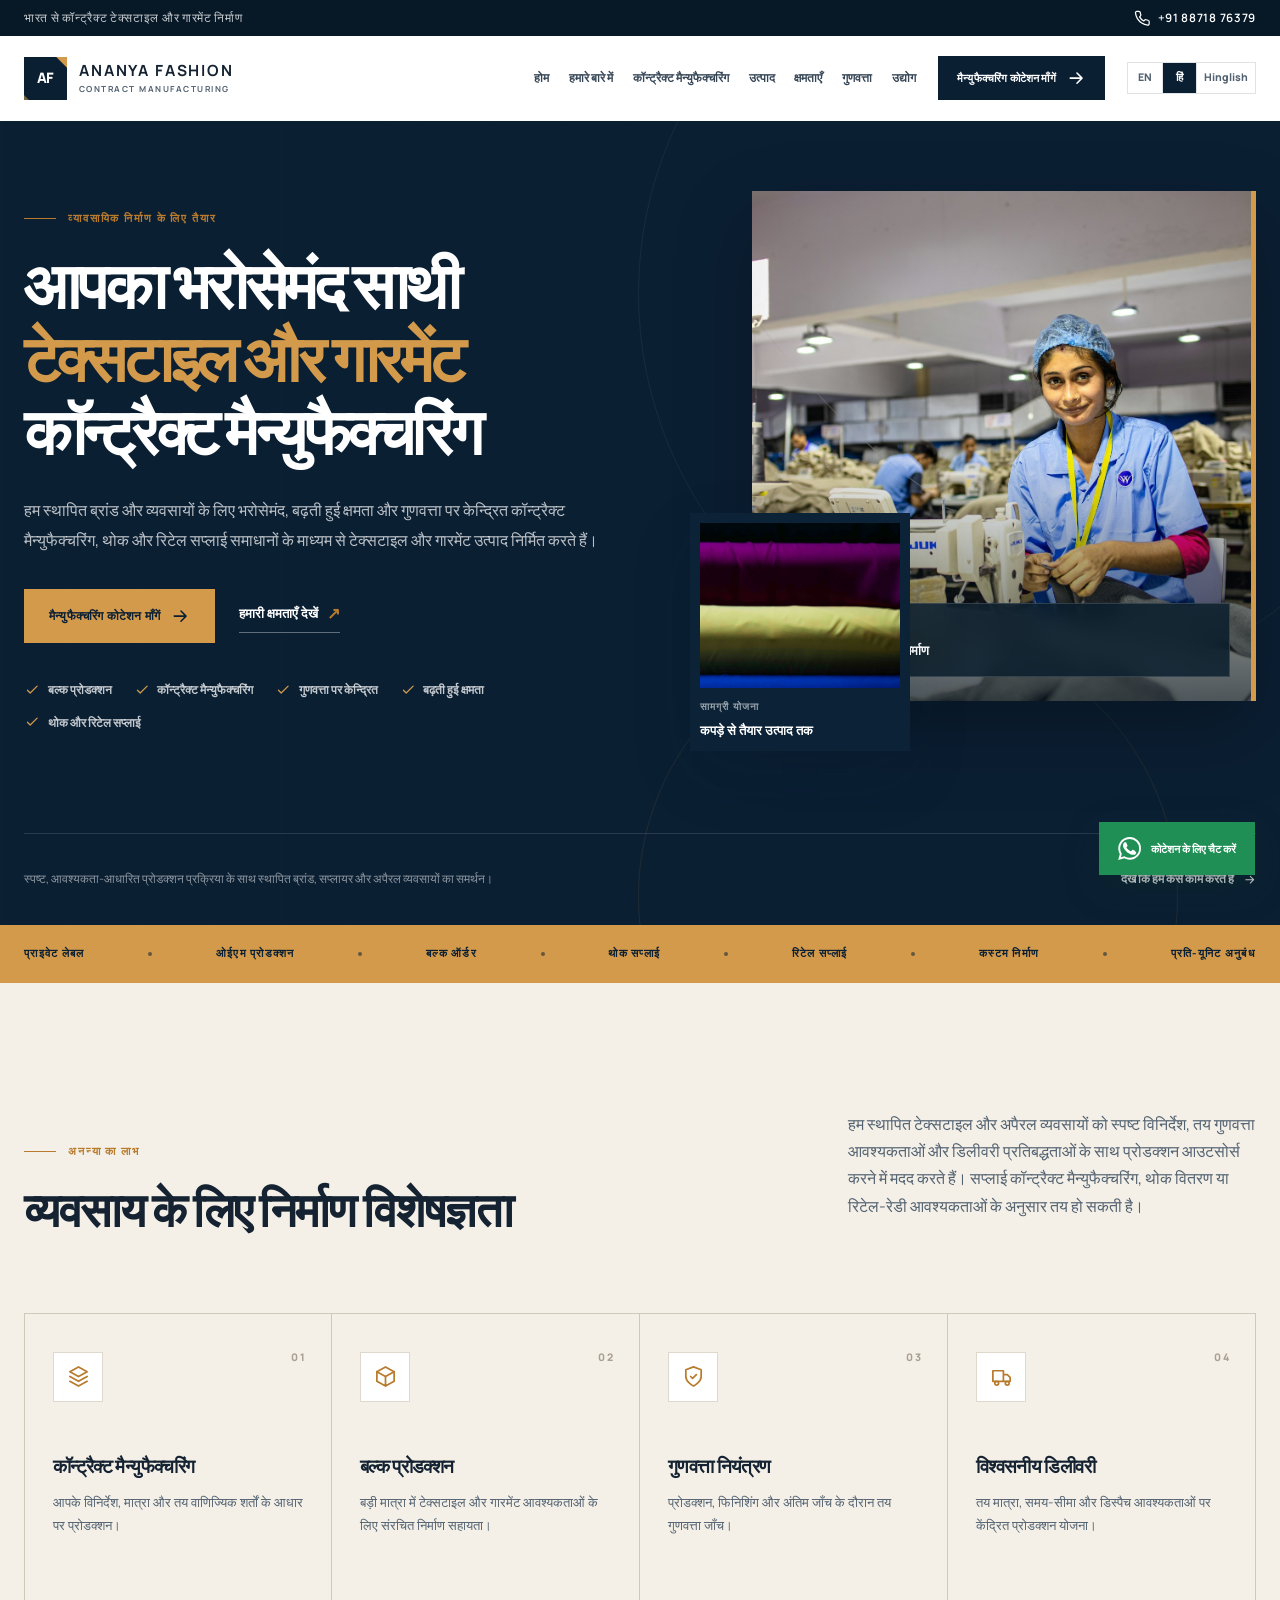
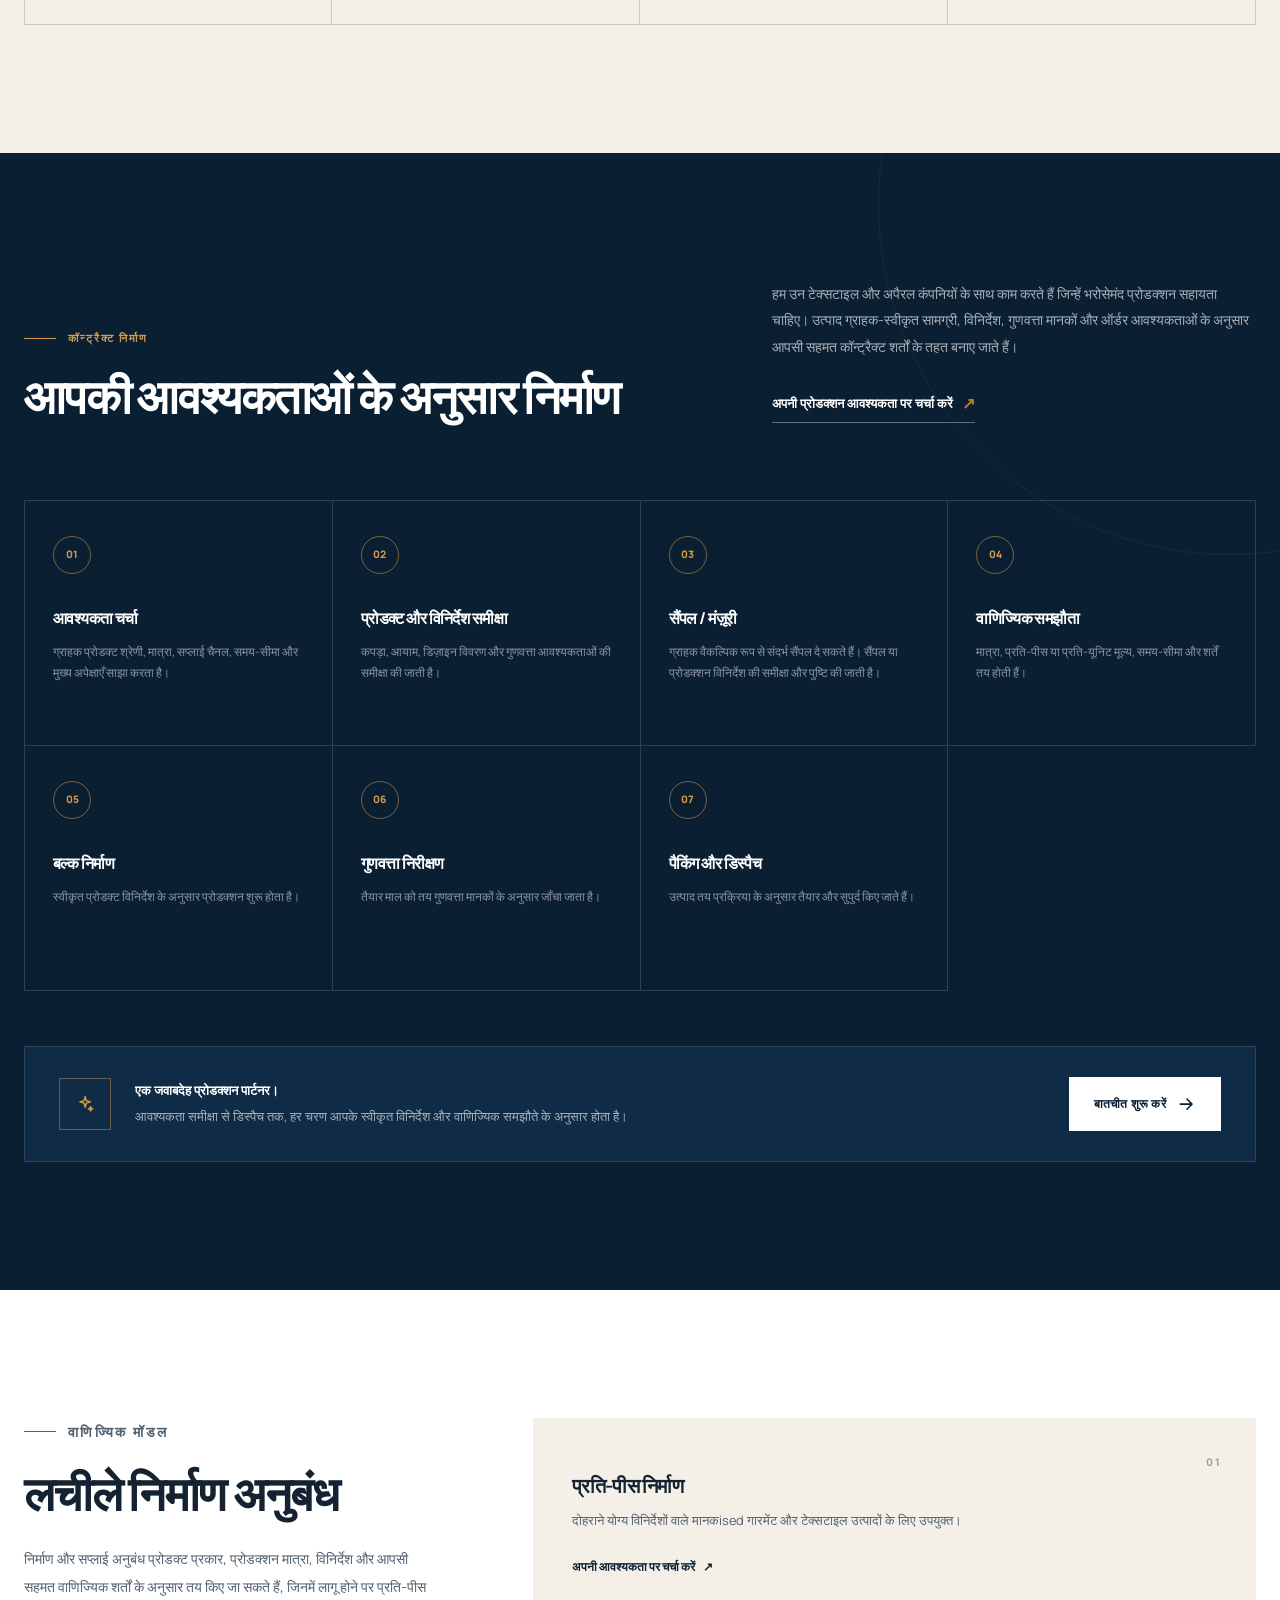
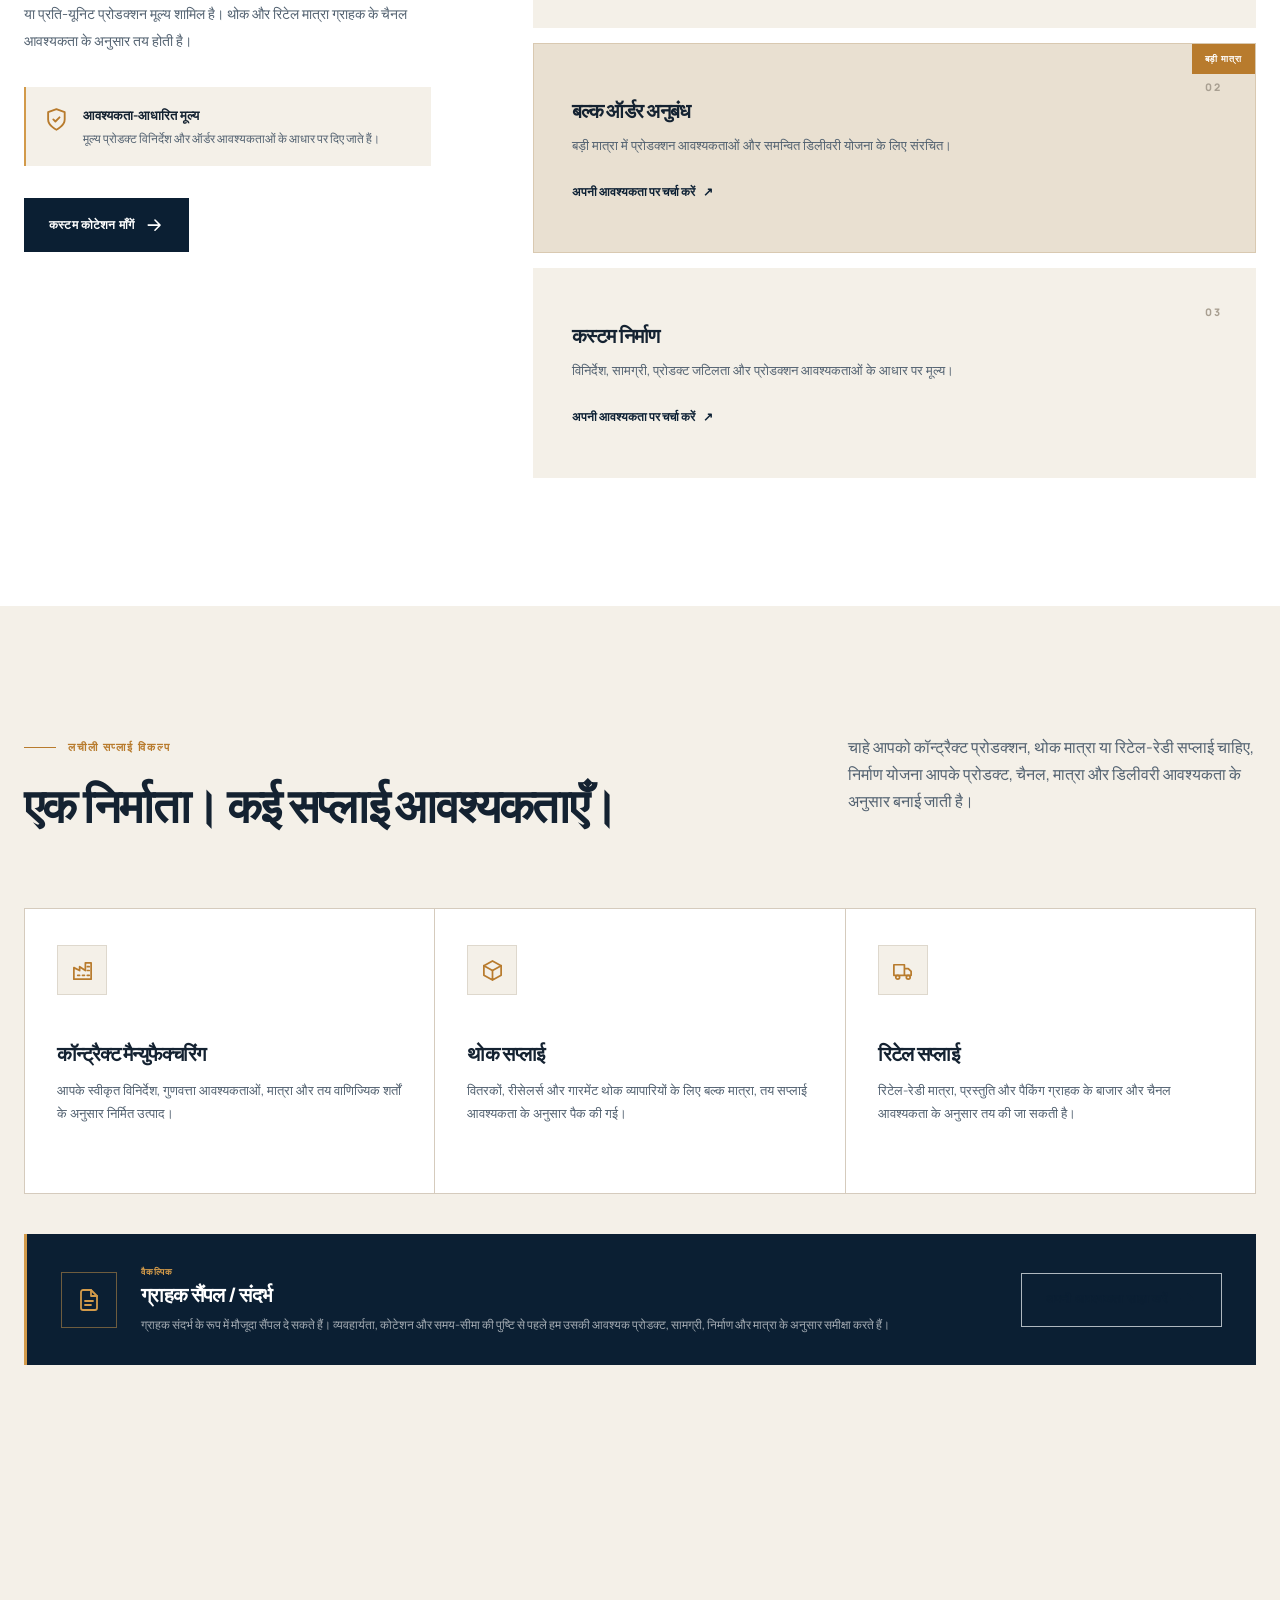
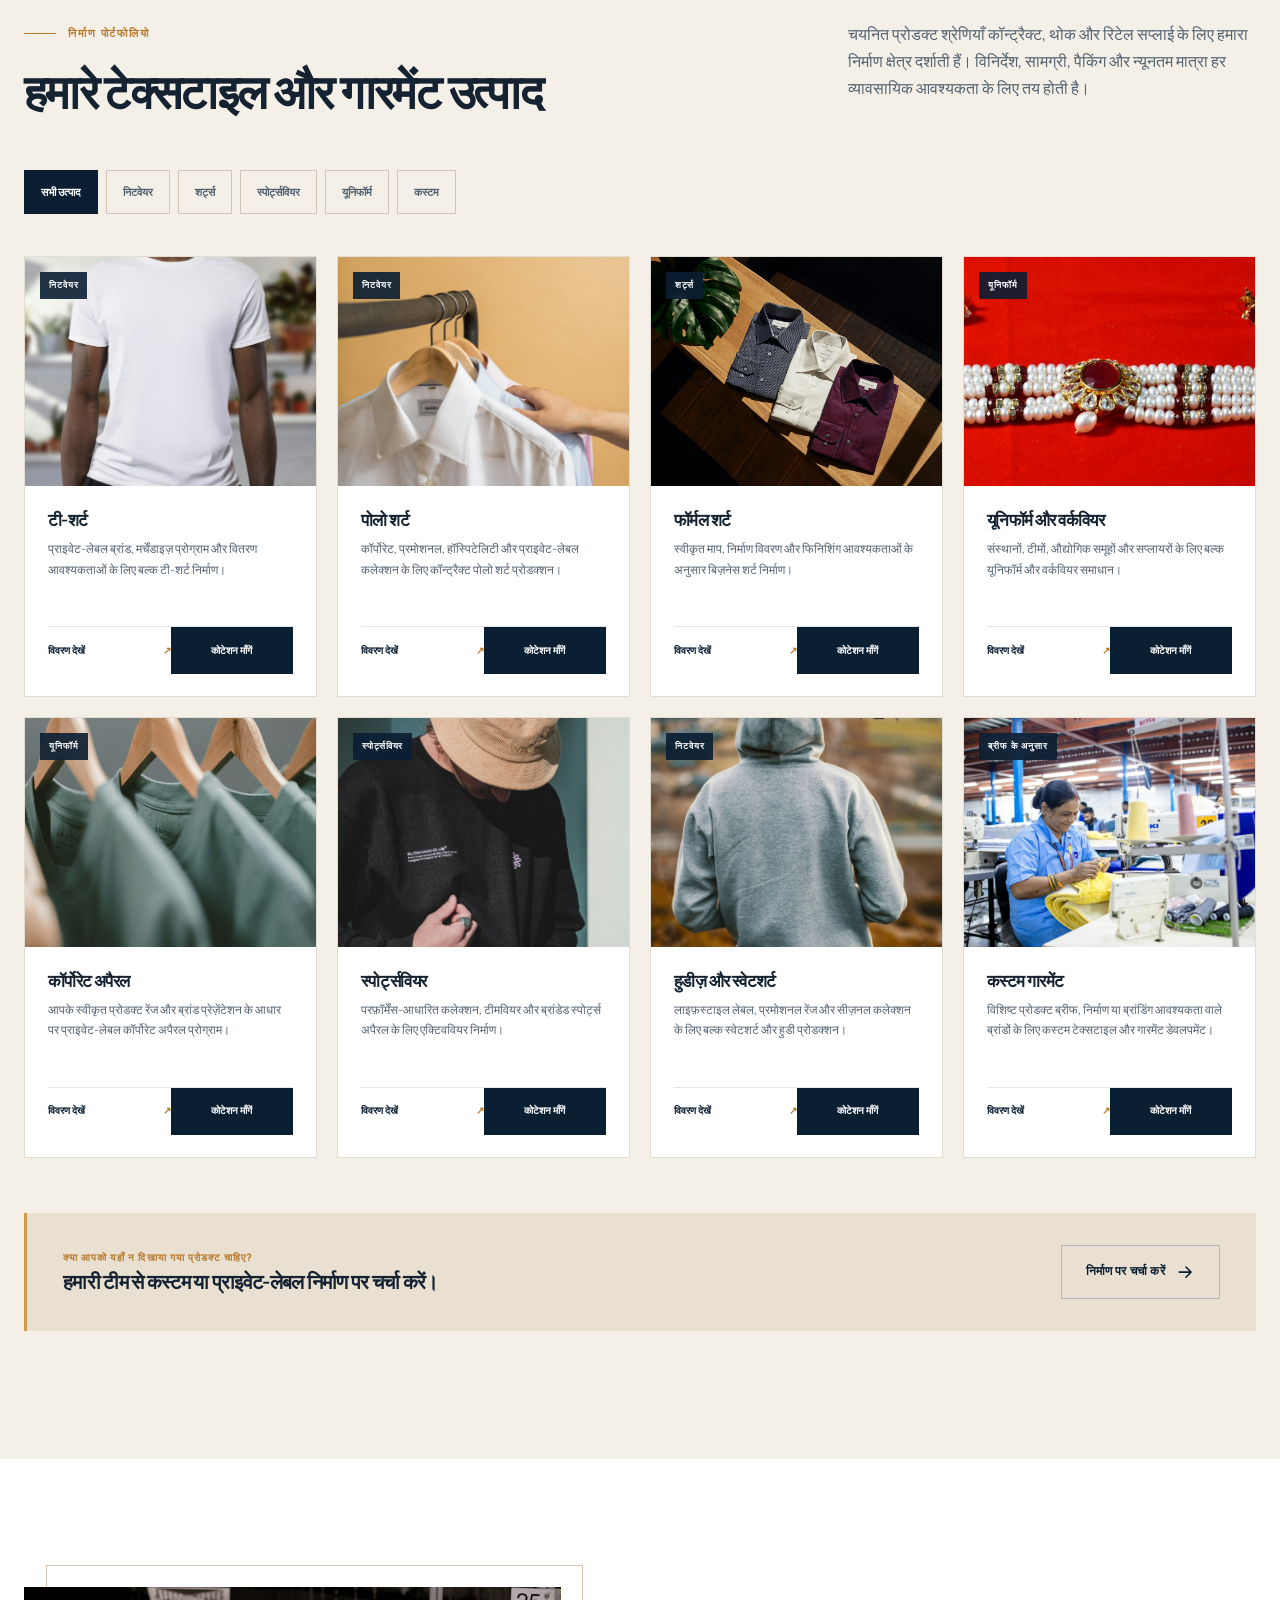
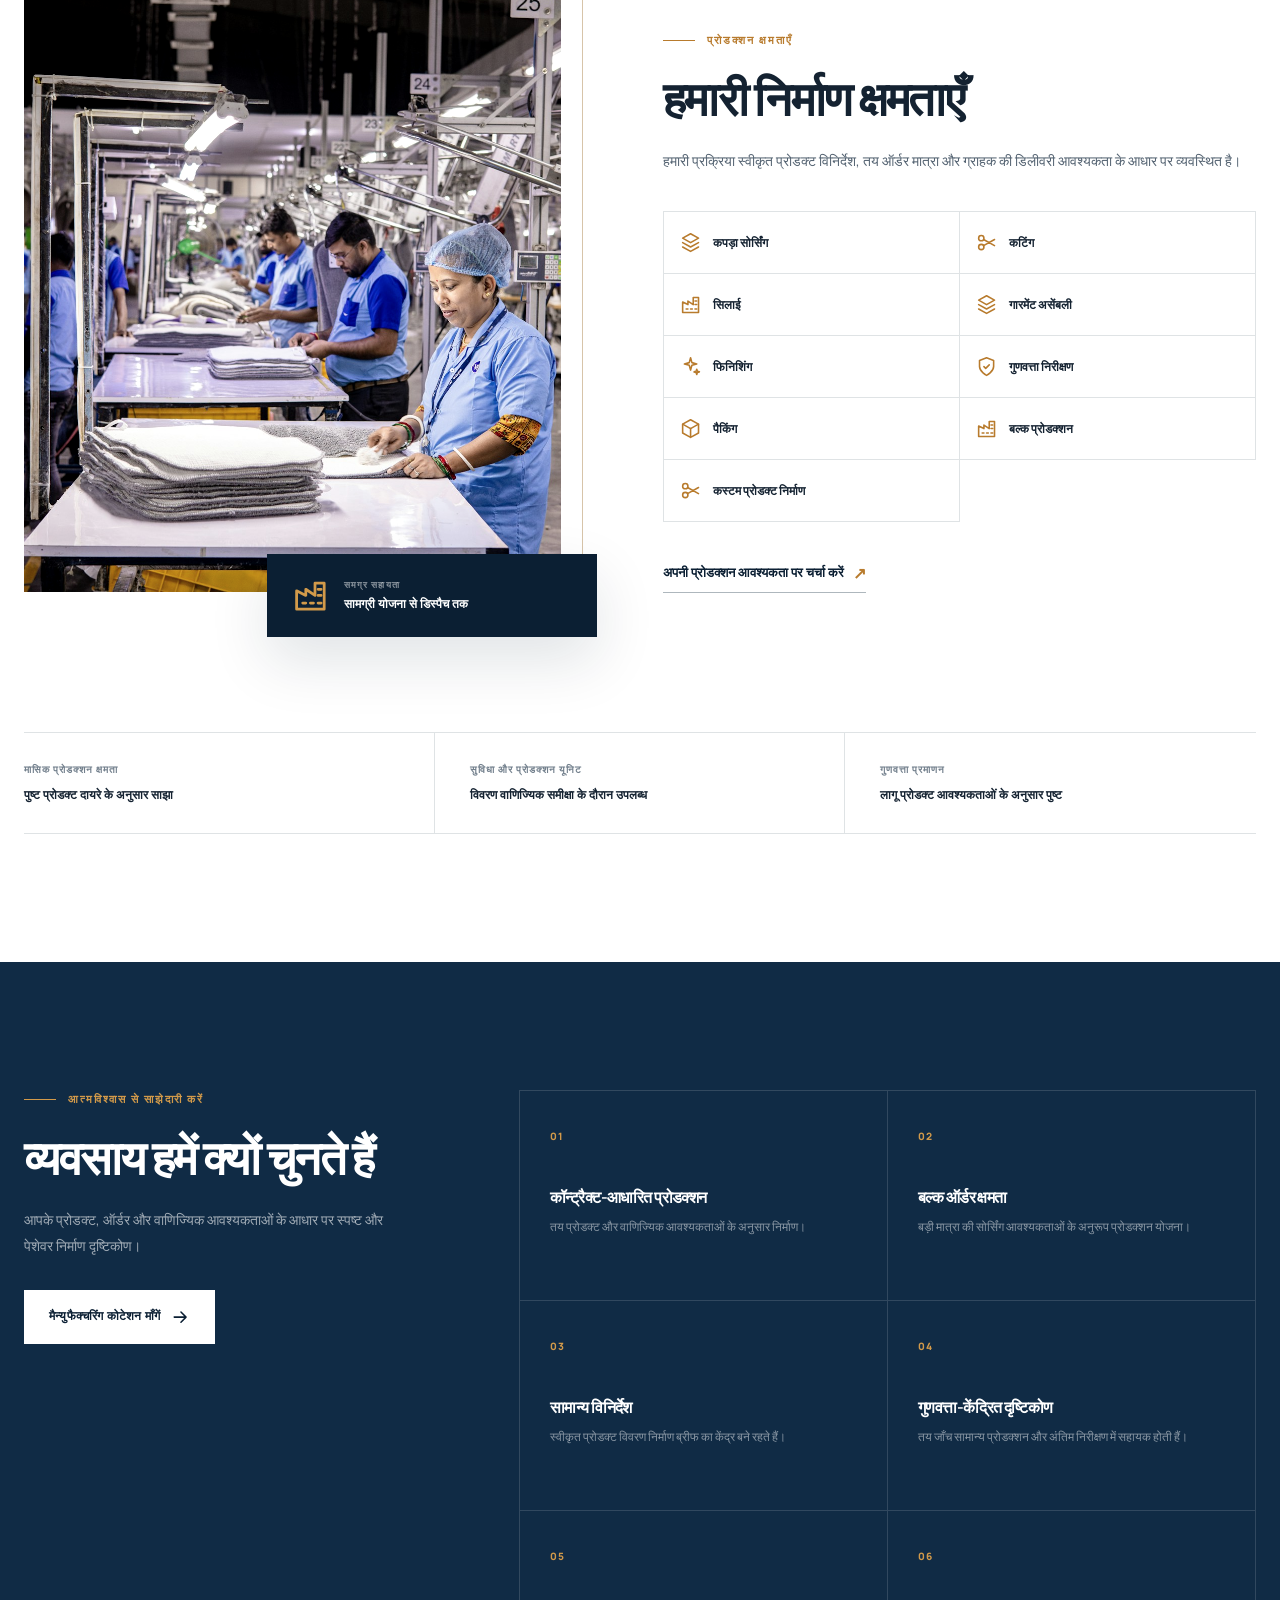
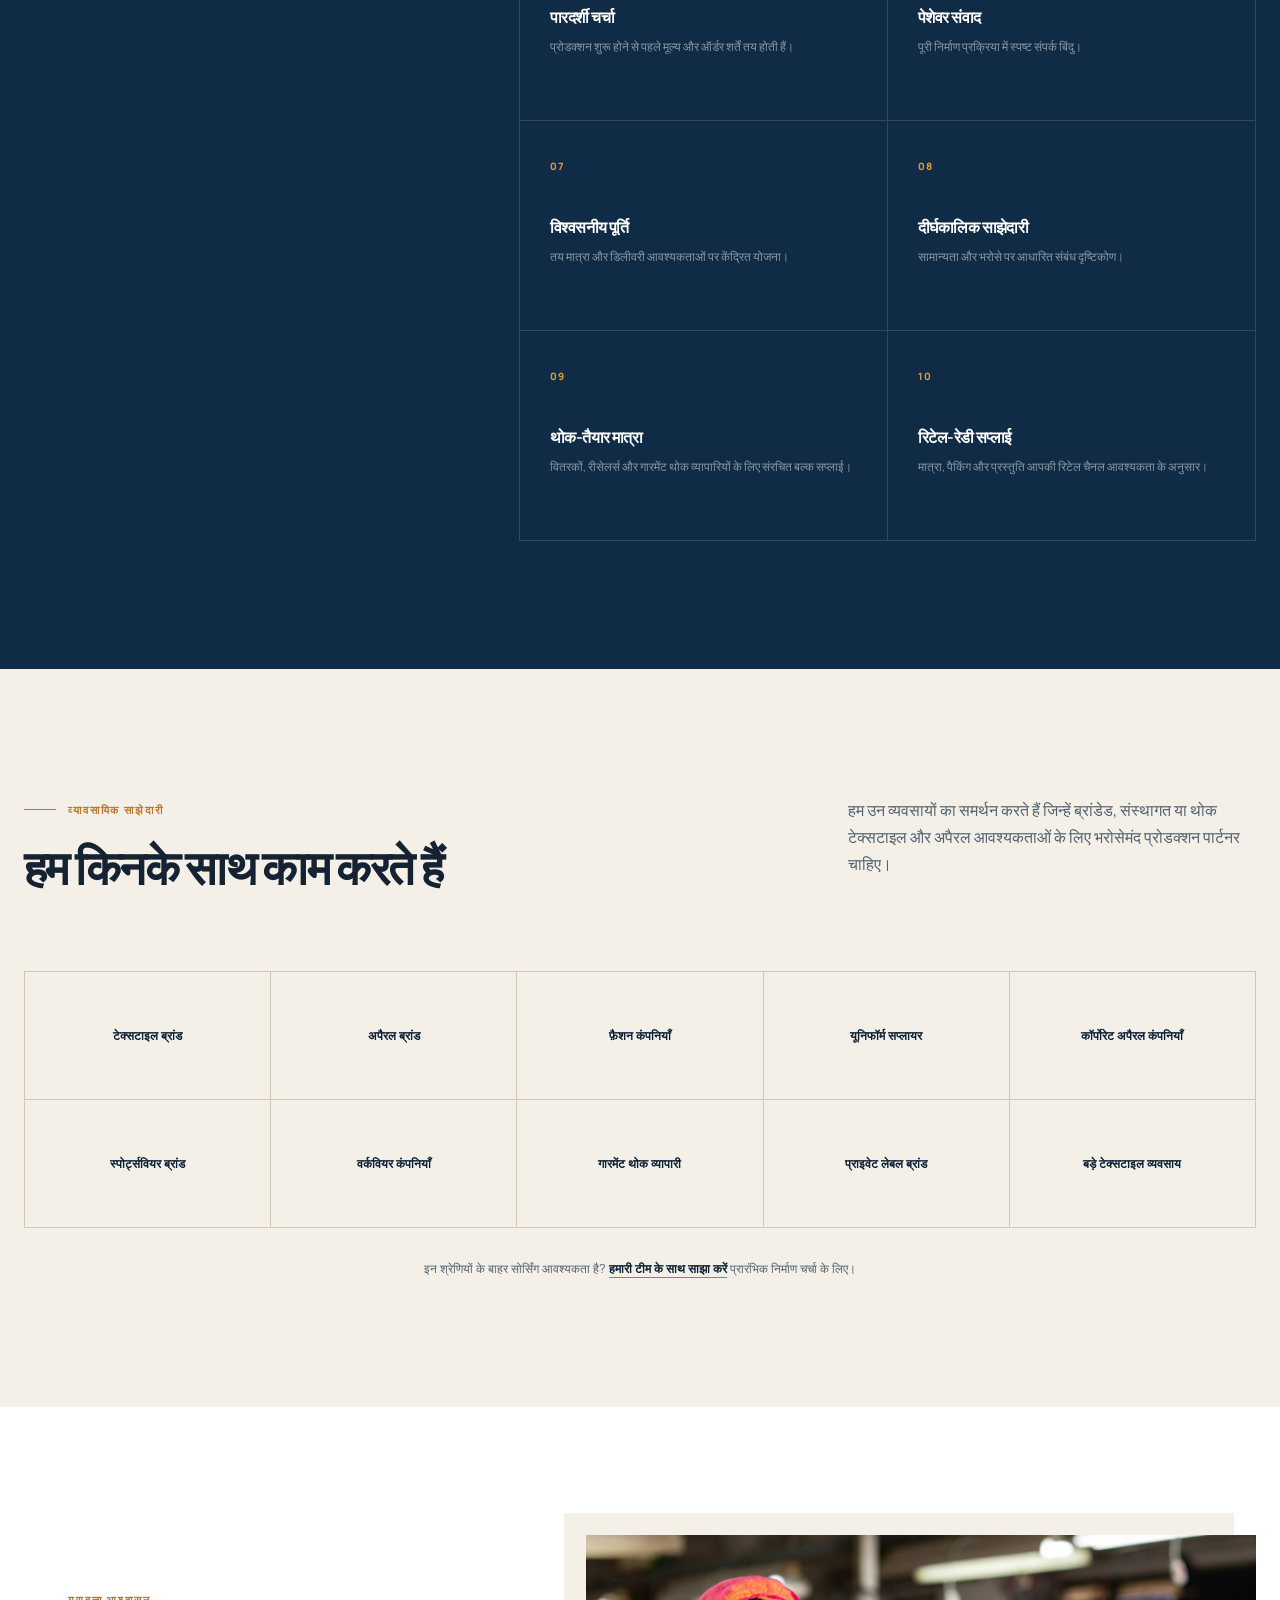
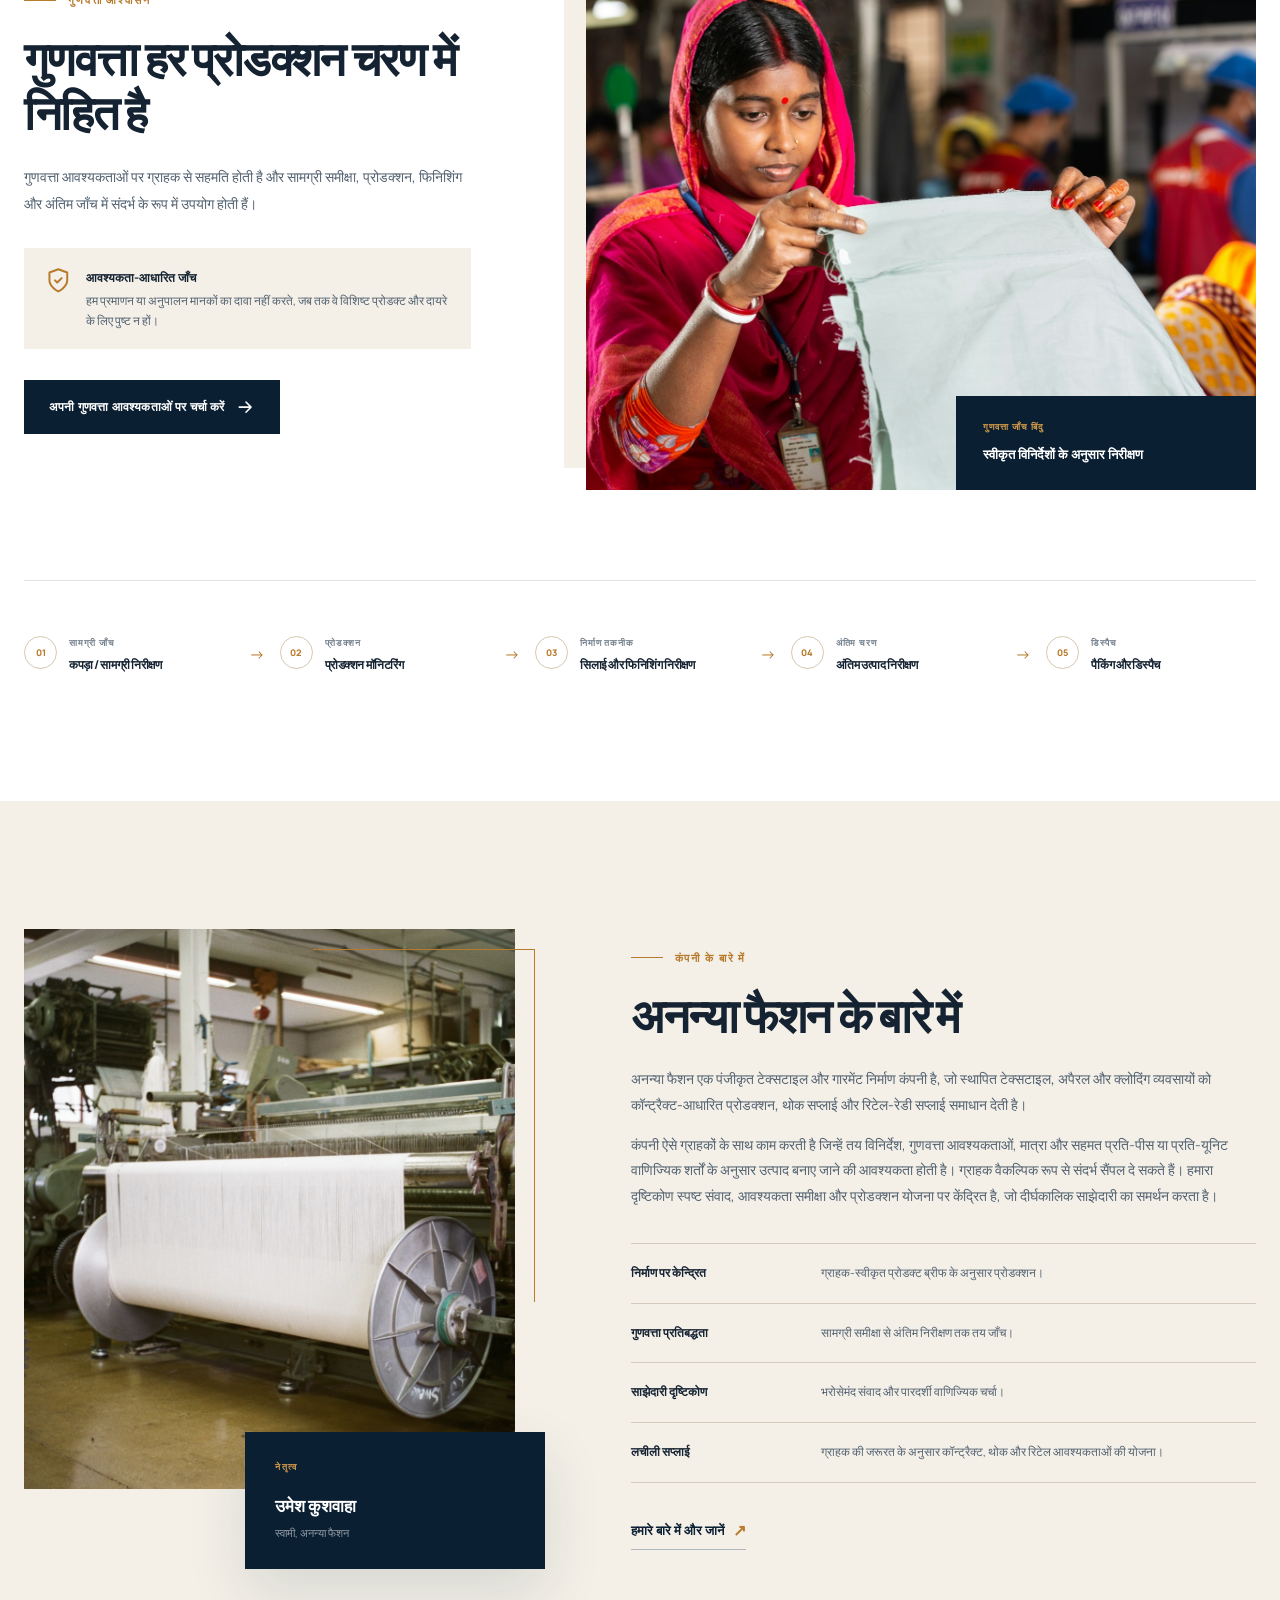
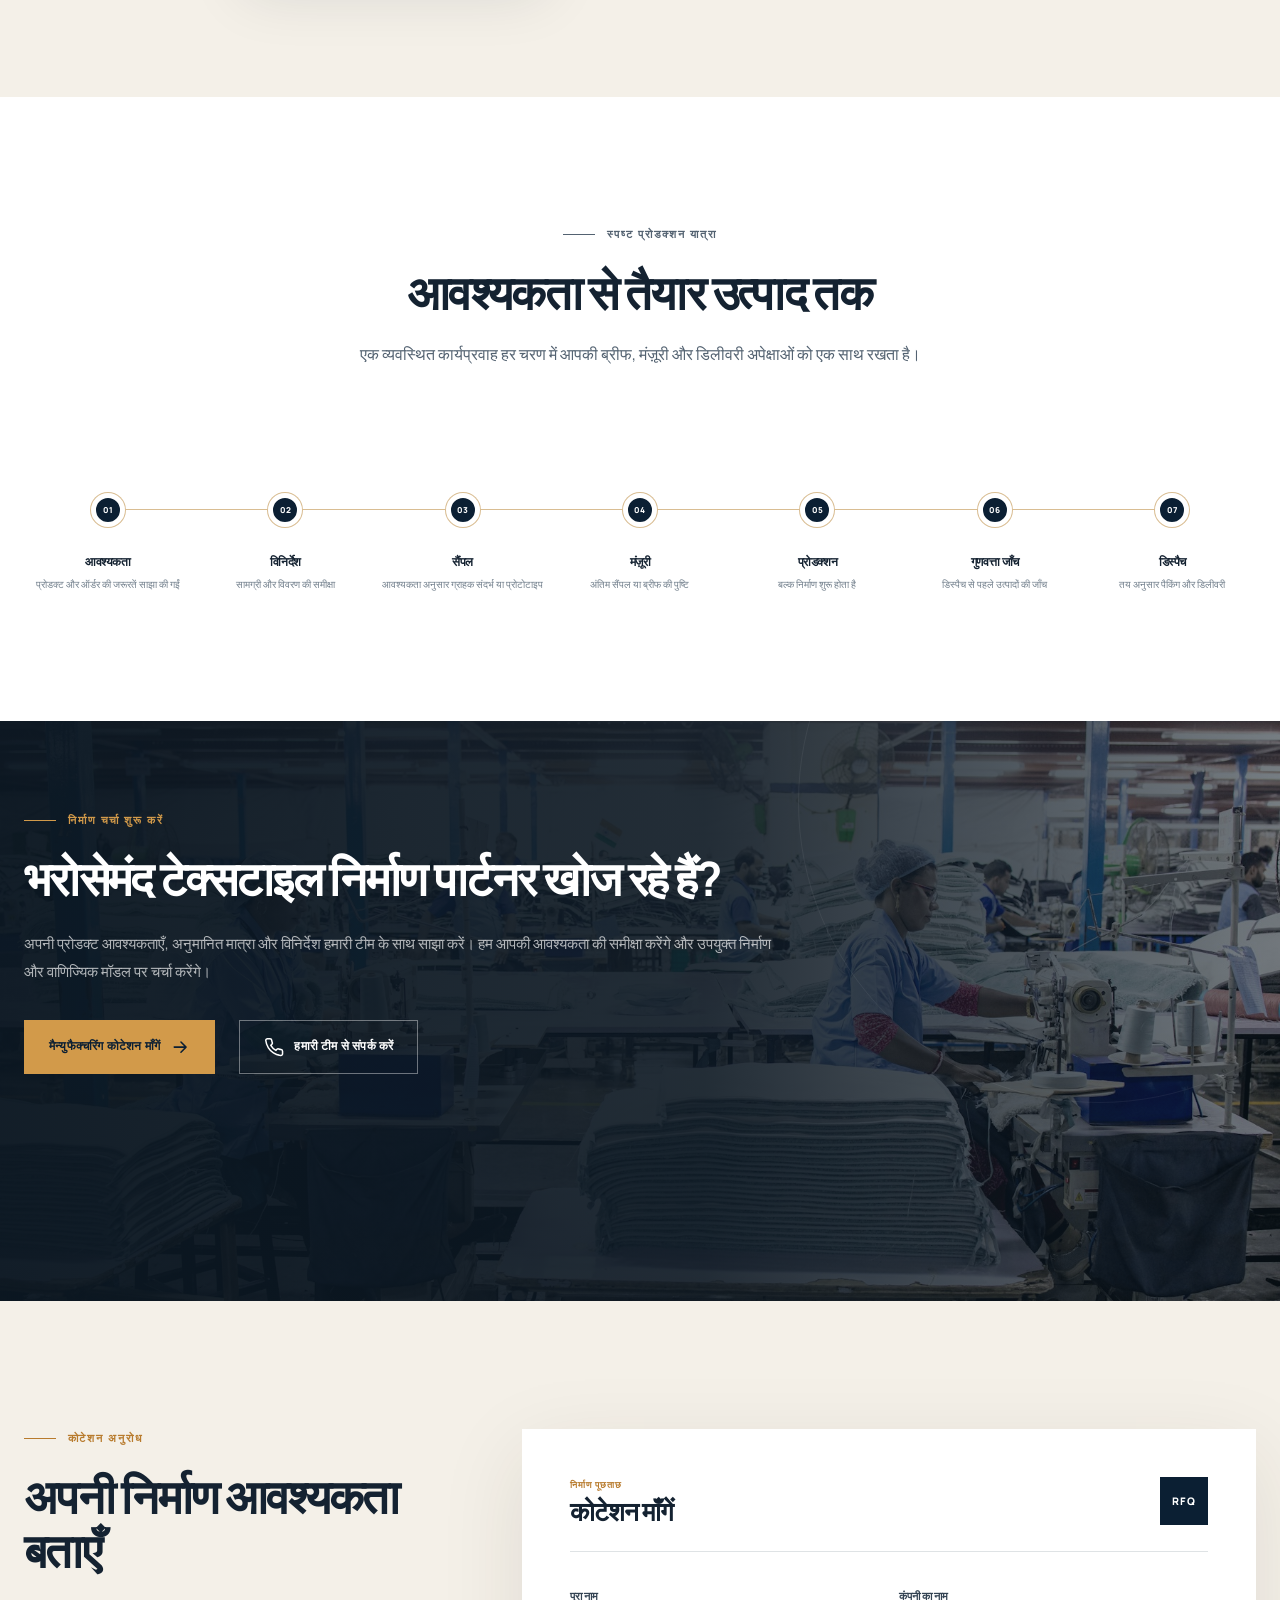
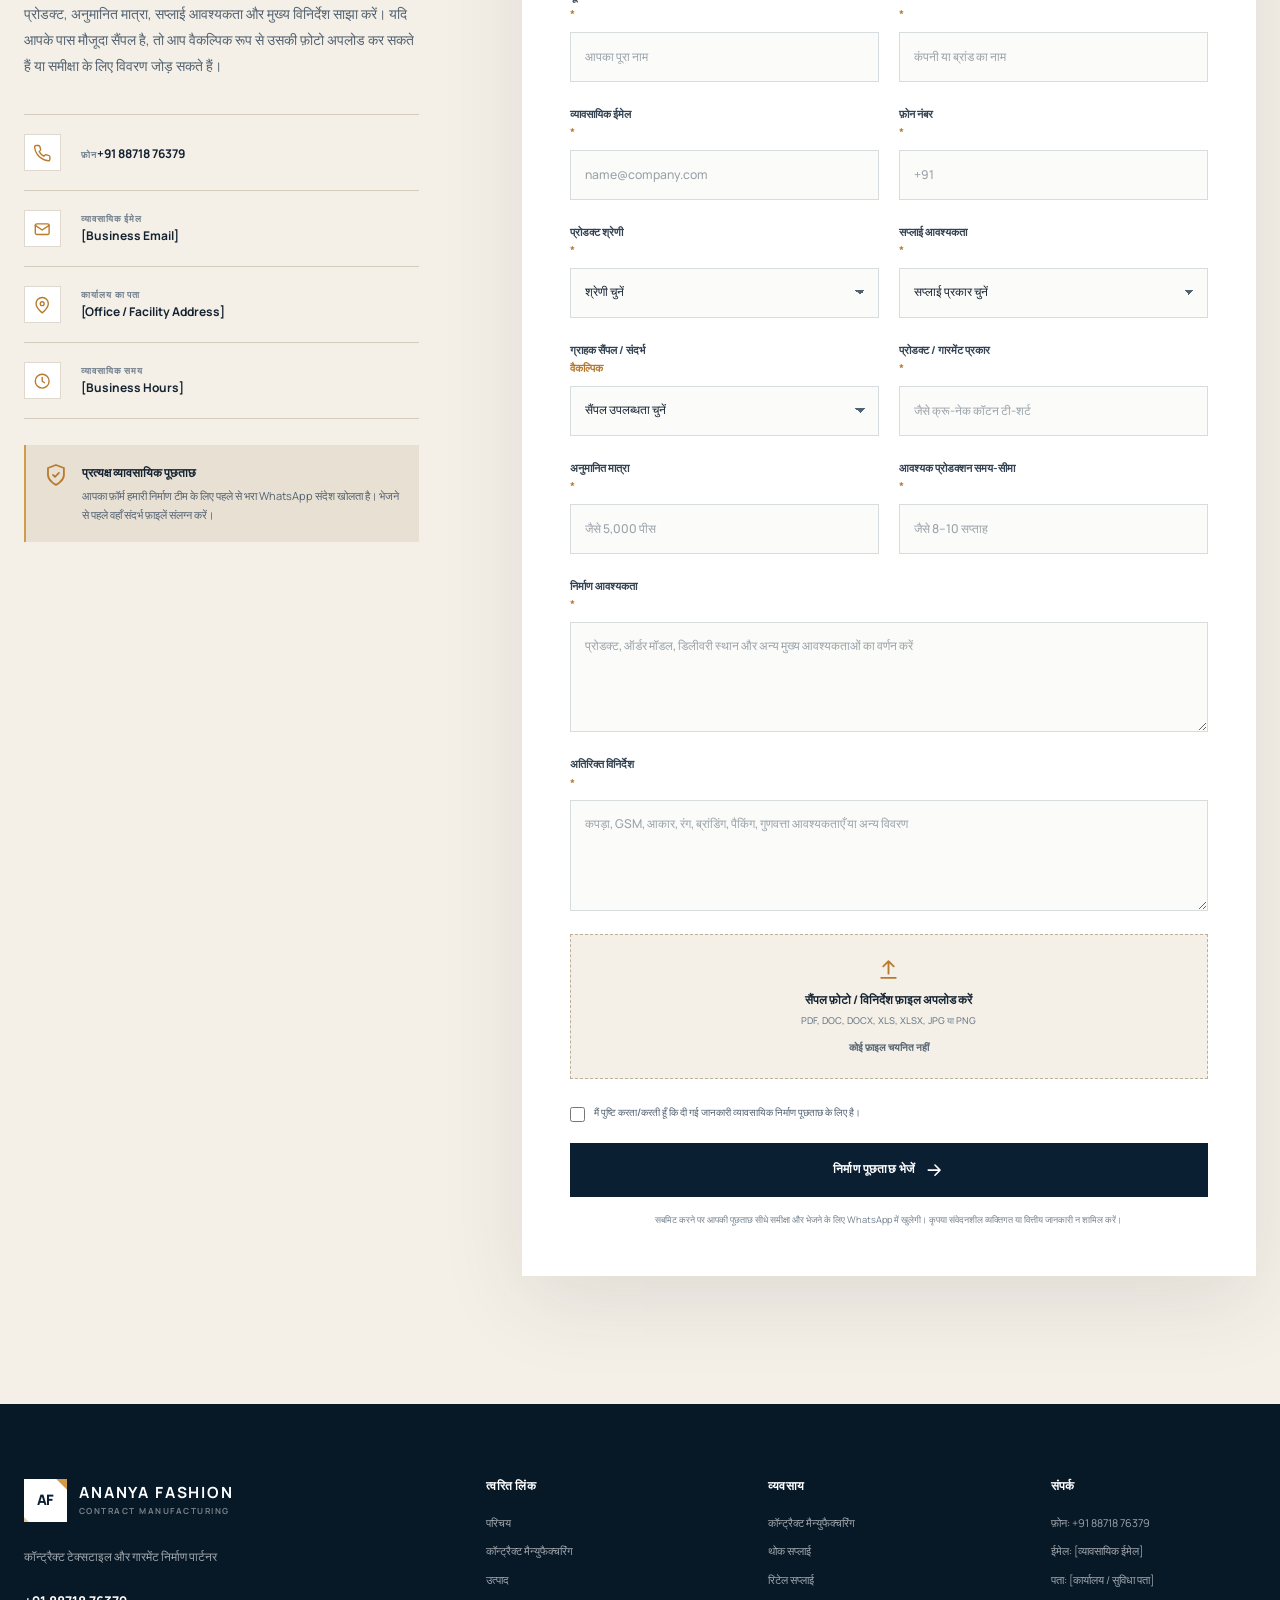
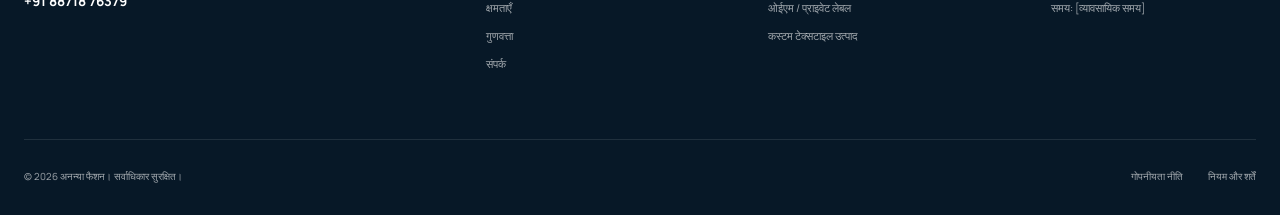
<file: index.html>
<!doctype html>
<html lang="en">
<head>
  <meta charset="UTF-8">
  <meta name="viewport" content="width=device-width, initial-scale=1.0">
  <meta name="theme-color" content="#0b1f33">
  <meta name="description" content="Ananya Fashion is an India-based textile and garment contract manufacturer supporting bulk production, OEM, private-label and custom manufacturing requirements.">
  <meta name="keywords" content="textile contract manufacturing, garment contract manufacturing, textile manufacturer in India, garment manufacturer in India, bulk garment manufacturing, OEM garment manufacturing, private label clothing manufacturing, bulk textile production, wholesale clothing supplier, retail apparel supply">
  <meta name="robots" content="index, follow">
  <meta property="og:type" content="website">
  <meta property="og:title" content="Ananya Fashion | Textile & Garment Contract Manufacturing">
  <meta property="og:description" content="Specification-led textile and garment manufacturing for established brands, suppliers and apparel businesses.">
  <meta property="og:image" content="public/images/manufacturing-hero.jpg">
  <meta name="twitter:card" content="summary_large_image">
  <link rel="icon" href="favicon.svg" type="image/svg+xml">

  <title>Ananya Fashion | Textile & Garment Contract Manufacturer</title>
  <script>document.documentElement.classList.add("js");</script>
  <link rel="preconnect" href="https://fonts.googleapis.com">
  <link rel="preconnect" href="https://fonts.gstatic.com" crossorigin>
  <link href="https://fonts.googleapis.com/css2?family=Manrope:wght@400;500;600;700;800&amp;display=swap" rel="stylesheet">
  <link rel="stylesheet" href="styles.css">
  <script type="application/ld+json">
  {
    "@context": "https://schema.org",
    "@type": "Organization",
    "name": "Ananya Fashion",
    "description": "Textile and garment contract manufacturing company in India.",
    "telephone": "+91-8871876379",
    "areaServed": "IN",
    "knowsAbout": [
      "Textile contract manufacturing",
      "Garment contract manufacturing",
      "Bulk garment production",
      "OEM garment manufacturing",
      "Private label clothing manufacturing",
      "Wholesale clothing supply",
      "Retail apparel supply"
    ],
    "founder": {
      "@type": "Person",
      "name": "Umesh Kushwaha"
    }
  }
  </script>
  <script src="script.js" defer></script>
</head>
<body>
  <a class="skip-link" href="#main-content">Skip to main content</a>
  <svg class="svg-sprite" aria-hidden="true">
    <symbol id="i-arrow" viewBox="0 0 24 24"><path d="M5 12h14M13 6l6 6-6 6"/></symbol>
    <symbol id="i-up-right" viewBox="0 0 24 24"><path d="M7 17 17 7M7 7h10v10"/></symbol>
    <symbol id="i-check" viewBox="0 0 24 24"><path d="m5 12 4 4L19 6"/></symbol>
    <symbol id="i-phone" viewBox="0 0 24 24"><path d="M22 16.92v3a2 2 0 0 1-2.18 2 19.8 19.8 0 0 1-8.63-3.07 19.5 19.5 0 0 1-6-6A19.8 19.8 0 0 1 2.12 4.2 2 2 0 0 1 4.11 2h3a2 2 0 0 1 2 1.72c.13.96.36 1.9.69 2.8a2 2 0 0 1-.45 2.11L8.08 9.9a16 16 0 0 0 6 6l1.27-1.27a2 2 0 0 1 2.11-.45c.9.33 1.84.56 2.8.69A2 2 0 0 1 22 16.92Z"/></symbol>
    <symbol id="i-mail" viewBox="0 0 24 24"><rect x="3" y="5" width="18" height="14" rx="2"/><path d="m3 7 9 6 9-6"/></symbol>
    <symbol id="i-pin" viewBox="0 0 24 24"><path d="M20 10c0 5-8 12-8 12S4 15 4 10a8 8 0 1 1 16 0Z"/><circle cx="12" cy="10" r="2.5"/></symbol>
    <symbol id="i-clock" viewBox="0 0 24 24"><circle cx="12" cy="12" r="9"/><path d="M12 7v5l3 2"/></symbol>
    <symbol id="i-menu" viewBox="0 0 24 24"><path d="M4 7h16M4 12h16M4 17h16"/></symbol>
    <symbol id="i-close" viewBox="0 0 24 24"><path d="m6 6 12 12M18 6 6 18"/></symbol>
    <symbol id="i-shield" viewBox="0 0 24 24"><path d="M12 22s8-4 8-10V5l-8-3-8 3v7c0 6 8 10 8 10Z"/><path d="m9 12 2 2 4-4"/></symbol>
    <symbol id="i-layers" viewBox="0 0 24 24"><path d="m12 2 9 5-9 5-9-5 9-5Z"/><path d="m3 12 9 5 9-5M3 17l9 5 9-5"/></symbol>
    <symbol id="i-scissors" viewBox="0 0 24 24"><circle cx="6" cy="7" r="3"/><circle cx="6" cy="17" r="3"/><path d="m8.6 8.5 12.4 7M8.6 15.5 21 8.5"/></symbol>
    <symbol id="i-package" viewBox="0 0 24 24"><path d="m12 2 9 5-9 5-9-5 9-5Z"/><path d="M3 7v10l9 5 9-5V7M12 12v10"/></symbol>
    <symbol id="i-truck" viewBox="0 0 24 24"><path d="M3 6h11v11H3zM14 10h4l3 3v4h-7z"/><circle cx="7" cy="19" r="2"/><circle cx="18" cy="19" r="2"/></symbol>
    <symbol id="i-factory" viewBox="0 0 24 24"><path d="M3 21V9l6 3V8l6 4V4h6v17H3Z"/><path d="M7 17h2M12 17h2M17 8h2M17 12h2M17 17h2"/></symbol>
    <symbol id="i-file" viewBox="0 0 24 24"><path d="M14 2H6a2 2 0 0 0-2 2v16a2 2 0 0 0 2 2h12a2 2 0 0 0 2-2V8Z"/><path d="M14 2v6h6M8 13h8M8 17h6"/></symbol>
    <symbol id="i-upload" viewBox="0 0 24 24"><path d="M12 16V4M7 9l5-5 5 5M5 20h14"/></symbol>
    <symbol id="i-whatsapp" viewBox="0 0 24 24"><path d="M20.5 3.5A11.8 11.8 0 0 0 12.1 0C5.6 0 .3 5.3.3 11.8c0 2.1.6 4.1 1.6 5.9L.2 24l6.4-1.7a11.8 11.8 0 0 0 5.5 1.4h.1c6.5 0 11.8-5.3 11.8-11.8 0-3.2-1.2-6.1-3.5-8.4ZM12.2 21.7h-.1a9.8 9.8 0 0 1-5-1.4l-.4-.2-3.7 1 1-3.6-.2-.4a9.8 9.8 0 0 1-1.5-5.2c0-5.4 4.4-9.8 9.9-9.8a9.8 9.8 0 0 1 7 2.9 9.8 9.8 0 0 1 2.9 7c0 5.4-4.4 9.7-9.9 9.7Zm5.4-7.4c-.3-.1-1.8-.9-2-1-.3-.1-.5-.1-.7.2-.2.3-.8 1-1 1.2-.2.2-.4.2-.7.1-1.8-.9-3-1.6-4.2-3.6-.3-.6.3-.6.9-2 0-.2 0-.4-.1-.6l-1-2.4c-.3-.7-.6-.6-.8-.6h-.7c-.2 0-.6.1-.9.4-.3.3-1.2 1.2-1.2 2.9s1.2 3.3 1.4 3.6c.2.3 2.4 3.7 5.9 5.2.8.4 1.5.5 2 .7.8.3 1.6.2 2.2.1.7-.1 1.8-.7 2-1.4.3-.7.3-1.3.2-1.4-.1-.2-.3-.3-.6-.4Z"/></symbol>
    <symbol id="i-spark" viewBox="0 0 24 24"><path d="m12 2 1.5 5.5L19 9l-5.5 1.5L12 16l-1.5-5.5L5 9l5.5-1.5L12 2ZM19 15l.7 2.3L22 18l-2.3.7L19 21l-.7-2.3L16 18l2.3-.7L19 15Z"/></symbol>
  </svg>

  <div class="topbar">
    <div class="container topbar-inner">
      <p>Contract textile &amp; garment manufacturing from India</p>
      <a href="tel:+918871876379"><svg aria-hidden="true"><use href="#i-phone"></use></svg> +91 88718 76379</a>
      <div class="lang-switch" role="group" aria-label="Select language" data-lang-switch>
        <button class="lang-option active" type="button" data-lang="en" aria-pressed="true"><span lang="en">EN</span></button>
        <button class="lang-option" type="button" data-lang="hi" aria-pressed="false"><span lang="hi">हिं</span></button>
        <button class="lang-option" type="button" data-lang="hinglish" aria-pressed="false"><span lang="hi-Latn">Hinglish</span></button>
      </div>
    </div>
  </div>

  <header class="site-header" data-header>
    <div class="container header-inner">
      <a class="brand" href="index.html" aria-label="Ananya Fashion home">
        <span class="brand-mark" aria-hidden="true"><span>AF</span></span>
        <span class="brand-copy"><strong>ANANYA FASHION</strong><small>CONTRACT MANUFACTURING</small></span>
      </a>
      <nav class="desktop-nav" aria-label="Primary navigation">
        <a href="#home">Home</a>
        <a href="#about">About Us</a>
        <a href="#contract-manufacturing">Contract Manufacturing</a>
        <a href="#products">Products</a>
        <a href="#capabilities">Capabilities</a>
        <a href="#quality">Quality</a>
        <a href="#industries">Industries</a>
      </nav>
      <a class="button button-small header-cta" href="#contact">Request a Manufacturing Quote <svg aria-hidden="true"><use href="#i-arrow"></use></svg></a>
      <div class="lang-switch" role="group" aria-label="Select language" data-lang-switch>
        <button class="lang-option active" type="button" data-lang="en" aria-pressed="true"><span lang="en">EN</span></button>
        <button class="lang-option" type="button" data-lang="hi" aria-pressed="false"><span lang="hi">हिं</span></button>
        <button class="lang-option" type="button" data-lang="hinglish" aria-pressed="false"><span lang="hi-Latn">Hinglish</span></button>
      </div>
      <button class="menu-toggle" type="button" aria-label="Open navigation" aria-expanded="false" aria-controls="mobile-navigation" data-menu-toggle>
        <svg class="menu-icon" aria-hidden="true"><use href="#i-menu"></use></svg>
        <svg class="close-icon" aria-hidden="true"><use href="#i-close"></use></svg>
      </button>
    </div>
    <div class="mobile-panel" id="mobile-navigation" data-mobile-panel>
      <nav aria-label="Mobile navigation">
        <a href="#home">Home</a>
        <a href="#about">About Us</a>
        <a href="#contract-manufacturing">Contract Manufacturing</a>
        <a href="#products">Products</a>
        <a href="#capabilities">Capabilities</a>
        <a href="#quality">Quality</a>
        <a href="#industries">Industries</a>
        <a href="#contact">Contact</a>
      </nav>
      <a class="button button-block" href="#contact">Request a Manufacturing Quote <svg aria-hidden="true"><use href="#i-arrow"></use></svg></a>
    </div>
  </header>

  <main id="main-content" data-page="home">
    <section class="hero" id="home">
      <div class="hero-grid-overlay" aria-hidden="true"></div>
      <div class="container hero-layout">
        <div class="hero-copy reveal">
          <p class="eyebrow"><span></span> Built for business manufacturing</p>
          <h1>Your Trusted Partner for <em>Textile &amp; Garment</em> Contract Manufacturing</h1>
          <p class="hero-text">We manufacture textile and garment products for established brands and businesses through reliable, scalable and quality-focused contract manufacturing, wholesale and retail supply solutions.</p>
          <div class="hero-actions">
            <a class="button" href="#contact">Request a Manufacturing Quote <svg aria-hidden="true"><use href="#i-arrow"></use></svg></a>
            <a class="text-link" href="#capabilities">Explore Our Capabilities <span>↗</span></a>
          </div>
          <ul class="trust-list" aria-label="Manufacturing strengths">
            <li><svg aria-hidden="true"><use href="#i-check"></use></svg> Bulk Production</li>
            <li><svg aria-hidden="true"><use href="#i-check"></use></svg> Contract Manufacturing</li>
            <li><svg aria-hidden="true"><use href="#i-check"></use></svg> Quality Focused</li>
            <li><svg aria-hidden="true"><use href="#i-check"></use></svg> Scalable Capacity</li>
            <li><svg aria-hidden="true"><use href="#i-check"></use></svg> Wholesale &amp; Retail Supply</li>
          </ul>
        </div>
        <div class="hero-visual reveal reveal-delay">
          <div class="hero-image-wrap">
            <img src="public/images/manufacturing-hero.jpg" alt="Garment specialist working with fabric in a manufacturing facility" width="1800" height="1200" fetchpriority="high">
            <div class="image-shade" aria-hidden="true"></div>
            <div class="hero-visual-label">
              <span class="pulse-dot" aria-hidden="true"></span>
              <div><small>Production approach</small><strong>Specification-led manufacturing</strong></div>
            </div>
          </div>
          <div class="hero-material-card">
            <img src="public/images/fabric-rolls.jpg" alt="Rolls of textile fabric in warm and neutral tones" width="1800" height="2838" loading="lazy">
            <div><small>Material planning</small><strong>Fabric to finished product</strong></div>
          </div>
        </div>
      </div>
      <div class="container hero-bottom reveal">
        <p>Supporting established brands, suppliers and apparel businesses with a clear, requirement-led production process.</p>
        <a href="#contract-manufacturing">See how we work <svg aria-hidden="true"><use href="#i-arrow"></use></svg></a>
      </div>
    </section>

    <section class="category-ribbon" aria-label="Manufacturing categories">
      <div class="container category-ribbon-inner">
        <span>Private label</span><i></i><span>OEM production</span><i></i><span>Bulk orders</span><i></i><span>Wholesale supply</span><i></i><span>Retail supply</span><i></i><span>Custom manufacturing</span><i></i><span>Per-unit contracts</span>
      </div>
    </section>

    <section class="section value-section">
      <div class="container">
        <div class="section-heading split-heading reveal">
          <div>
            <p class="eyebrow"><span></span> The Ananya advantage</p>
            <h2>Manufacturing Expertise Built for Business</h2>
          </div>
          <p>We help established textile and apparel businesses outsource production while maintaining clear specifications, agreed quality requirements and delivery commitments. Supply can be structured for contract manufacturing, wholesale distribution or retail-ready requirements.</p>
        </div>
        <div class="feature-grid">
          <article class="feature-card reveal">
            <span class="feature-icon"><svg aria-hidden="true"><use href="#i-layers"></use></svg></span>
            <span class="card-index">01</span>
            <h3>Contract Manufacturing</h3>
            <p>Production based on your specifications, quantities and agreed commercial terms.</p>
          </article>
          <article class="feature-card reveal reveal-delay-1">
            <span class="feature-icon"><svg aria-hidden="true"><use href="#i-package"></use></svg></span>
            <span class="card-index">02</span>
            <h3>Bulk Production</h3>
            <p>Structured manufacturing support for large-volume textile and garment requirements.</p>
          </article>
          <article class="feature-card reveal reveal-delay-2">
            <span class="feature-icon"><svg aria-hidden="true"><use href="#i-shield"></use></svg></span>
            <span class="card-index">03</span>
            <h3>Quality Control</h3>
            <p>Defined quality checks throughout production, finishing and final inspection.</p>
          </article>
          <article class="feature-card reveal reveal-delay-3">
            <span class="feature-icon"><svg aria-hidden="true"><use href="#i-truck"></use></svg></span>
            <span class="card-index">04</span>
            <h3>Reliable Delivery</h3>
            <p>Production planning focused on agreed quantities, timelines and dispatch requirements.</p>
          </article>
        </div>
      </div>
    </section>

    <section class="section section-dark contract-section" id="contract-manufacturing">
      <div class="container">
        <div class="section-heading contract-heading reveal">
          <div>
            <p class="eyebrow eyebrow-light"><span></span> Contract manufacturing</p>
            <h2>Production built around your requirements</h2>
          </div>
          <div>
            <p>We partner with textile and apparel companies that require dependable production support. Products are manufactured against client-approved materials, specifications, quality standards and order requirements under mutually agreed contract terms.</p>
            <a class="text-link text-link-light" href="#contact">Discuss Your Production Requirement <span>↗</span></a>
          </div>
        </div>
        <div class="process-grid">
          <article class="process-card reveal"><span>01</span><h3>Requirement Discussion</h3><p>Client shares the product category, quantity, supply channel, timeline and key expectations.</p></article>
          <article class="process-card reveal"><span>02</span><h3>Product &amp; Specification Review</h3><p>Fabric, dimensions, design details and quality requirements are reviewed.</p></article>
          <article class="process-card reveal"><span>03</span><h3>Sample / Approval</h3><p>Customers may optionally provide a reference sample. Samples or production specifications are reviewed and finalised.</p></article>
          <article class="process-card reveal"><span>04</span><h3>Commercial Agreement</h3><p>Quantity, per-piece or per-unit pricing, timelines and terms are agreed.</p></article>
          <article class="process-card reveal"><span>05</span><h3>Bulk Manufacturing</h3><p>Production begins according to the approved product specification.</p></article>
          <article class="process-card reveal"><span>06</span><h3>Quality Inspection</h3><p>Finished goods are checked against the agreed quality standards.</p></article>
          <article class="process-card reveal"><span>07</span><h3>Packing &amp; Dispatch</h3><p>Products are prepared and delivered according to the agreed process.</p></article>
        </div>
      </div>
      <div class="container contract-note reveal">
        <div class="contract-note-icon"><svg aria-hidden="true"><use href="#i-spark"></use></svg></div>
        <p><strong>One accountable production partner.</strong> From requirement review to dispatch, every stage is aligned to your approved specifications and commercial agreement.</p>
        <a class="button button-light" href="#contact">Start a Conversation <svg aria-hidden="true"><use href="#i-arrow"></use></svg></a>
      </div>
    </section>

    <section class="section pricing-section">
      <div class="container pricing-layout">
        <div class="pricing-intro reveal">
          <p class="eyebrow"><span></span> Commercial model</p>
          <h2>Flexible Manufacturing Contracts</h2>
          <p>Manufacturing and supply agreements can be structured according to product type, production quantity, specifications and mutually agreed commercial terms, including per-piece or per-unit production pricing where applicable. Wholesale and retail quantities are planned according to the customer's channel requirement.</p>
          <div class="pricing-note"><svg aria-hidden="true"><use href="#i-shield"></use></svg><span><strong>Requirement-based pricing</strong>Pricing is provided based on product specifications and order requirements.</span></div>
          <a class="button" href="#contact">Request a Custom Quote <svg aria-hidden="true"><use href="#i-arrow"></use></svg></a>
        </div>
        <div class="pricing-cards">
          <article class="pricing-card reveal">
            <span class="pricing-number">01</span>
            <h3>Per-Piece Manufacturing</h3>
            <p>Suitable for standardized garment and textile products with repeatable specifications.</p>
            <a href="#contact">Discuss your requirement <span>↗</span></a>
          </article>
          <article class="pricing-card pricing-card-featured reveal reveal-delay-1">
            <span class="pricing-label">Large volume</span>
            <span class="pricing-number">02</span>
            <h3>Bulk Order Contracts</h3>
            <p>Structured for large-volume production requirements and coordinated delivery planning.</p>
            <a href="#contact">Discuss your requirement <span>↗</span></a>
          </article>
          <article class="pricing-card reveal reveal-delay-2">
            <span class="pricing-number">03</span>
            <h3>Custom Manufacturing</h3>
            <p>Pricing based on specifications, materials, product complexity and production requirements.</p>
            <a href="#contact">Discuss your requirement <span>↗</span></a>
          </article>
        </div>
      </div>
    </section>

    <section class="section supply-section" id="supply">
      <div class="container">
        <div class="section-heading split-heading reveal">
          <div>
            <p class="eyebrow"><span></span> Flexible supply options</p>
            <h2>One Manufacturer. Multiple Supply Requirements.</h2>
          </div>
          <p>Whether you need contract production, wholesale quantities or retail-ready supply, the manufacturing plan is structured around your product, channel, quantity and delivery requirement.</p>
        </div>
        <div class="supply-grid">
          <article class="supply-card reveal">
            <span class="supply-icon"><svg aria-hidden="true"><use href="#i-factory"></use></svg></span>
            <h3>Contract Manufacturing</h3>
            <p>Products manufactured to your approved specification, quality requirements, quantity and agreed commercial terms.</p>
          </article>
          <article class="supply-card reveal reveal-delay-1">
            <span class="supply-icon"><svg aria-hidden="true"><use href="#i-package"></use></svg></span>
            <h3>Wholesale Supply</h3>
            <p>Bulk quantities for distributors, resellers and garment wholesalers, packed according to the agreed supply requirement.</p>
          </article>
          <article class="supply-card reveal reveal-delay-2">
            <span class="supply-icon"><svg aria-hidden="true"><use href="#i-truck"></use></svg></span>
            <h3>Retail Supply</h3>
            <p>Retail-ready quantities, presentation and packing can be planned as per the customer's market and channel requirement.</p>
          </article>
        </div>
        <div class="sample-note reveal">
          <div class="sample-note-icon"><svg aria-hidden="true"><use href="#i-file"></use></svg></div>
          <div><span>Optional</span><h3>Customer Sample / Reference</h3><p>Customers may provide an existing sample as a reference. We review it against the requested product, material, construction and quantity before confirming feasibility, quotations and timelines.</p></div>
          <a class="button button-outline" href="#contact">Share Your Requirement <svg aria-hidden="true"><use href="#i-arrow"></use></svg></a>
        </div>
      </div>
    </section>

    <section class="section products-section" id="products">
      <div class="container">
        <div class="section-heading split-heading reveal">
          <div>
            <p class="eyebrow"><span></span> Manufacturing portfolio</p>
            <h2>Our Textile &amp; Garment Products</h2>
          </div>
          <p>Selected product categories demonstrate our manufacturing scope for contract, wholesale and retail supply. Specifications, materials, packing and minimum quantities are confirmed for each business requirement.</p>
        </div>
        <div class="product-toolbar reveal" role="group" aria-label="Filter products">
          <button class="filter-button active" type="button" data-filter="all" aria-pressed="true">All Products</button>
          <button class="filter-button" type="button" data-filter="knitwear" aria-pressed="false">Knitwear</button>
          <button class="filter-button" type="button" data-filter="shirts" aria-pressed="false">Shirts</button>
          <button class="filter-button" type="button" data-filter="sportswear" aria-pressed="false">Sportswear</button>
          <button class="filter-button" type="button" data-filter="uniforms" aria-pressed="false">Uniforms</button>
          <button class="filter-button" type="button" data-filter="custom" aria-pressed="false">Custom</button>
        </div>
        <div class="product-grid" data-product-grid>
          <article class="product-card" data-category="knitwear">
            <div class="product-image"><img src="public/images/product-tshirts.jpg" alt="T-shirt manufacturing by Ananya Fashion" width="1200" height="1200" loading="lazy"><span class="product-tag">Knitwear</span></div>
            <div class="product-body"><h3>T-Shirts</h3><p>Bulk t-shirt manufacturing for private-label brands, merchandise programmes and distribution requirements.</p><div class="product-actions"><a href="product.html?id=t-shirts" aria-label="View T-Shirts manufacturing details"><span>View Details</span><span>↗</span></a><button type="button" data-product-quote="T-Shirts" aria-label="Request a manufacturing quote for T-Shirts">Request Quote</button></div></div>
          </article>
          <article class="product-card" data-category="knitwear">
            <div class="product-image"><img src="public/images/product-polos.jpg" alt="Polo shirt manufacturing by Ananya Fashion" width="1200" height="1800" loading="lazy"><span class="product-tag">Knitwear</span></div>
            <div class="product-body"><h3>Polo Shirts</h3><p>Contract polo shirt production for corporate, promotional, hospitality and private-label collections.</p><div class="product-actions"><a href="product.html?id=polo-shirts" aria-label="View Polo Shirts manufacturing details"><span>View Details</span><span>↗</span></a><button type="button" data-product-quote="Polo Shirts" aria-label="Request a manufacturing quote for Polo Shirts">Request Quote</button></div></div>
          </article>
          <article class="product-card" data-category="shirts">
            <div class="product-image"><img src="public/images/product-shirts.jpg" alt="Formal shirt manufacturing by Ananya Fashion" width="1200" height="800" loading="lazy"><span class="product-tag">Shirts</span></div>
            <div class="product-body"><h3>Formal Shirts</h3><p>Business shirt manufacturing aligned to approved measurements, construction details and finishing requirements.</p><div class="product-actions"><a href="product.html?id=formal-shirts" aria-label="View Formal Shirts manufacturing details"><span>View Details</span><span>↗</span></a><button type="button" data-product-quote="Formal Shirts" aria-label="Request a manufacturing quote for Formal Shirts">Request Quote</button></div></div>
          </article>
          <article class="product-card" data-category="uniforms">
            <div class="product-image"><img src="public/images/product-uniforms.jpg" alt="Uniform and workwear manufacturing by Ananya Fashion" width="1200" height="356" loading="lazy"><span class="product-tag">Uniforms</span></div>
            <div class="product-body"><h3>Uniforms &amp; Workwear</h3><p>Bulk uniform and workwear solutions for institutions, teams, industrial groups and suppliers.</p><div class="product-actions"><a href="product.html?id=uniforms-workwear" aria-label="View Uniforms and Workwear manufacturing details"><span>View Details</span><span>↗</span></a><button type="button" data-product-quote="Uniforms &amp; Workwear" aria-label="Request a manufacturing quote for Uniforms and Workwear">Request Quote</button></div></div>
          </article>
          <article class="product-card" data-category="uniforms">
            <div class="product-image"><img src="public/images/product-corporate.jpg" alt="Corporate apparel manufacturing by Ananya Fashion" width="1200" height="800" loading="lazy"><span class="product-tag">Uniforms</span></div>
            <div class="product-body"><h3>Corporate Apparel</h3><p>Private-label corporate apparel programmes built around your approved product range and brand presentation.</p><div class="product-actions"><a href="product.html?id=corporate-apparel" aria-label="View Corporate Apparel manufacturing details"><span>View Details</span><span>↗</span></a><button type="button" data-product-quote="Corporate Apparel" aria-label="Request a manufacturing quote for Corporate Apparel">Request Quote</button></div></div>
          </article>
          <article class="product-card" data-category="sportswear">
            <div class="product-image"><img src="public/images/product-activewear.jpg" alt="Sportswear manufacturing by Ananya Fashion" width="1200" height="1600" loading="lazy"><span class="product-tag">Sportswear</span></div>
            <div class="product-body"><h3>Sportswear</h3><p>Activewear manufacturing for performance-led collections, teamwear and branded sports apparel.</p><div class="product-actions"><a href="product.html?id=sportswear" aria-label="View Sportswear manufacturing details"><span>View Details</span><span>↗</span></a><button type="button" data-product-quote="Sportswear" aria-label="Request a manufacturing quote for Sportswear">Request Quote</button></div></div>
          </article>
          <article class="product-card" data-category="knitwear">
            <div class="product-image"><img src="public/images/product-sweatshirts.jpg" alt="Hoodie and sweatshirt manufacturing by Ananya Fashion" width="1200" height="1800" loading="lazy"><span class="product-tag">Knitwear</span></div>
            <div class="product-body"><h3>Hoodies &amp; Sweatshirts</h3><p>Bulk sweatshirt and hoodie production for lifestyle labels, promotional ranges and seasonal collections.</p><div class="product-actions"><a href="product.html?id=hoodies-sweatshirts" aria-label="View Hoodies and Sweatshirts manufacturing details"><span>View Details</span><span>↗</span></a><button type="button" data-product-quote="Hoodies &amp; Sweatshirts" aria-label="Request a manufacturing quote for Hoodies and Sweatshirts">Request Quote</button></div></div>
          </article>
          <article class="product-card" data-category="custom">
            <div class="product-image"><img src="public/images/sewing-detail.jpg" alt="Custom garment manufacturing process by Ananya Fashion" width="1800" height="1200" loading="lazy"><span class="product-tag">Made to brief</span></div>
            <div class="product-body"><h3>Custom Garments</h3><p>Custom textile and garment development for brands with a specific product brief, construction or branding need.</p><div class="product-actions"><a href="product.html?id=custom-garments" aria-label="View Custom Garments manufacturing details"><span>View Details</span><span>↗</span></a><button type="button" data-product-quote="Custom Garments" aria-label="Request a manufacturing quote for Custom Garments">Request Quote</button></div></div>
          </article>
        </div>
        <noscript><p class="noscript-message">Enable JavaScript to view the product range, or contact our team for current manufacturing options.</p></noscript>
        <div class="products-cta reveal">
          <div><p>Need a product not shown here?</p><h3>Discuss custom or private-label manufacturing with our team.</h3></div>
          <a class="button button-outline" href="#contact">Discuss Manufacturing <svg aria-hidden="true"><use href="#i-arrow"></use></svg></a>
        </div>
      </div>
    </section>

    <section class="section capabilities-section" id="capabilities">
      <div class="container capabilities-layout">
        <div class="capabilities-visual reveal">
          <img src="public/images/factory-floor.jpg" alt="Workers operating an industrial garment production facility" width="1800" height="1200" loading="lazy">
          <div class="capabilities-badge">
            <svg aria-hidden="true"><use href="#i-factory"></use></svg>
            <div><small>End-to-end support</small><strong>From material planning to dispatch</strong></div>
          </div>
        </div>
        <div class="capabilities-content reveal">
          <p class="eyebrow"><span></span> Production capabilities</p>
          <h2>Our Manufacturing Capabilities</h2>
          <p>Our process is organised around the approved product specification, the agreed order quantity and the client’s delivery requirement.</p>
          <div class="capability-list">
            <div><svg aria-hidden="true"><use href="#i-layers"></use></svg><span>Fabric sourcing</span></div>
            <div><svg aria-hidden="true"><use href="#i-scissors"></use></svg><span>Cutting</span></div>
            <div><svg aria-hidden="true"><use href="#i-factory"></use></svg><span>Stitching</span></div>
            <div><svg aria-hidden="true"><use href="#i-layers"></use></svg><span>Garment assembly</span></div>
            <div><svg aria-hidden="true"><use href="#i-spark"></use></svg><span>Finishing</span></div>
            <div><svg aria-hidden="true"><use href="#i-shield"></use></svg><span>Quality inspection</span></div>
            <div><svg aria-hidden="true"><use href="#i-package"></use></svg><span>Packaging</span></div>
            <div><svg aria-hidden="true"><use href="#i-factory"></use></svg><span>Bulk production</span></div>
            <div><svg aria-hidden="true"><use href="#i-scissors"></use></svg><span>Custom product manufacturing</span></div>
          </div>
          <a class="text-link" href="#contact">Discuss your production requirement <span>↗</span></a>
        </div>
      </div>
      <div class="container fact-strip reveal">
        <div><small>Monthly production capacity</small><strong>Shared against confirmed product scope</strong></div>
        <div><small>Facility &amp; production units</small><strong>Details available during commercial review</strong></div>
        <div><small>Quality certifications</small><strong>Confirmed against applicable product requirements</strong></div>
      </div>
    </section>

    <section class="section why-section">
      <div class="container why-layout">
        <div class="why-heading reveal">
          <p class="eyebrow eyebrow-light"><span></span> Partner with confidence</p>
          <h2>Why Businesses Choose Us</h2>
          <p>A clear, professional manufacturing approach built around your product, your order and your commercial requirements.</p>
          <a class="button button-light" href="#contact">Request a Manufacturing Quote <svg aria-hidden="true"><use href="#i-arrow"></use></svg></a>
        </div>
        <div class="why-list">
          <div class="why-item reveal"><span>01</span><h3>Contract-based production</h3><p>Manufacturing governed by agreed product and commercial requirements.</p></div>
          <div class="why-item reveal"><span>02</span><h3>Bulk order capability</h3><p>Production planning suited to large-volume sourcing requirements.</p></div>
          <div class="why-item reveal"><span>03</span><h3>Consistent specifications</h3><p>Approved product details remain central to the manufacturing brief.</p></div>
          <div class="why-item reveal"><span>04</span><h3>Quality-focused approach</h3><p>Defined checks support consistent production and final inspection.</p></div>
          <div class="why-item reveal"><span>05</span><h3>Transparent discussions</h3><p>Pricing and order terms are aligned before production begins.</p></div>
          <div class="why-item reveal"><span>06</span><h3>Professional communication</h3><p>A clear point of contact throughout the manufacturing cycle.</p></div>
          <div class="why-item reveal"><span>07</span><h3>Reliable fulfilment</h3><p>Planning focused on agreed quantities and delivery requirements.</p></div>
          <div class="why-item reveal"><span>08</span><h3>Long-term partnership</h3><p>A relationship approach built on consistency and trust.</p></div>
          <div class="why-item reveal"><span>09</span><h3>Wholesale-ready quantities</h3><p>Bulk supply structured for distributors, resellers and garment wholesalers.</p></div>
          <div class="why-item reveal"><span>10</span><h3>Retail-ready supply</h3><p>Quantity, packing and presentation aligned to your retail channel requirement.</p></div>
        </div>
      </div>
    </section>

    <section class="section industries-section" id="industries">
      <div class="container">
        <div class="section-heading split-heading reveal">
          <div>
            <p class="eyebrow"><span></span> Business partnerships</p>
            <h2>Who We Work With</h2>
          </div>
          <p>We support businesses that need a dependable production partner for branded, institutional or wholesale textile and apparel requirements.</p>
        </div>
        <div class="industry-grid reveal">
          <span>Textile Brands</span><span>Apparel Brands</span><span>Fashion Companies</span><span>Uniform Suppliers</span><span>Corporate Apparel Companies</span><span>Sportswear Brands</span><span>Workwear Companies</span><span>Garment Wholesalers</span><span>Private Label Brands</span><span>Large Textile Businesses</span>
        </div>
        <p class="industry-note reveal">Have a sourcing requirement outside these categories? <a href="#contact">Share it with our team</a> for an initial manufacturing discussion.</p>
      </div>
    </section>

    <section class="section quality-section" id="quality">
      <div class="container quality-layout">
        <div class="quality-copy reveal">
          <p class="eyebrow"><span></span> Quality assurance</p>
          <h2>Quality Is Built Into Every Production Stage</h2>
          <p>Quality requirements are agreed with the client and used as the reference throughout material review, production, finishing and final inspection.</p>
          <div class="quality-promise">
            <svg aria-hidden="true"><use href="#i-shield"></use></svg>
            <p><strong>Requirement-led checks</strong>We do not claim certifications or compliance standards unless they are confirmed for the specific product and scope.</p>
          </div>
          <a class="button" href="#contact">Discuss Your Quality Requirements <svg aria-hidden="true"><use href="#i-arrow"></use></svg></a>
        </div>
        <div class="quality-visual reveal">
          <img src="public/images/quality-inspection.jpg" alt="Fabric quality inspection inside a garment facility" width="1800" height="1183" loading="lazy">
          <div class="quality-image-label"><span>Quality checkpoint</span><strong>Inspect against approved specifications</strong></div>
        </div>
      </div>
      <div class="container quality-workflow">
        <article class="quality-step reveal"><span>01</span><div><small>Material check</small><h3>Fabric / Material Inspection</h3></div></article>
        <i aria-hidden="true">→</i>
        <article class="quality-step reveal"><span>02</span><div><small>Production</small><h3>Production Monitoring</h3></div></article>
        <i aria-hidden="true">→</i>
        <article class="quality-step reveal"><span>03</span><div><small>Construction</small><h3>Stitching &amp; Finishing Inspection</h3></div></article>
        <i aria-hidden="true">→</i>
        <article class="quality-step reveal"><span>04</span><div><small>Final stage</small><h3>Final Product Inspection</h3></div></article>
        <i aria-hidden="true">→</i>
        <article class="quality-step reveal"><span>05</span><div><small>Dispatch</small><h3>Packing &amp; Dispatch</h3></div></article>
      </div>
    </section>

    <section class="section about-section" id="about">
      <div class="container about-layout">
        <div class="about-visual reveal">
          <img src="public/images/textile-loom.jpg" alt="Industrial textile machinery and fabric production detail" width="1800" height="1194" loading="lazy">
          <div class="about-owner-card">
            <span>Leadership</span>
            <strong>Umesh Kushwaha</strong>
            <small>Owner, Ananya Fashion</small>
          </div>
        </div>
        <div class="about-copy reveal">
          <p class="eyebrow"><span></span> About the company</p>
          <h2>About Ananya Fashion</h2>
          <p class="about-lead">Ananya Fashion is a registered textile and garment manufacturing company focused on providing contract-based production, wholesale supply and retail-ready supply solutions to established textile, apparel and clothing businesses.</p>
          <p>The company works with clients who need products manufactured to defined specifications, quality requirements, quantities and agreed per-piece or per-unit commercial terms. Customers may optionally provide a reference sample. Our business approach is focused on clear communication, requirement review and production planning that supports long-term partnerships.</p>
          <div class="about-pillars">
            <div><strong>Manufacturing focus</strong><span>Production aligned to client-approved product briefs.</span></div>
            <div><strong>Quality commitment</strong><span>Defined checks from material review to final inspection.</span></div>
            <div><strong>Partnership approach</strong><span>Reliable communication and transparent commercial discussions.</span></div>
            <div><strong>Flexible supply</strong><span>Contract, wholesale and retail requirements planned as per customer need.</span></div>
          </div>
          <a class="text-link" href="#contact">Learn More About Us <span>↗</span></a>
        </div>
      </div>
    </section>

    <section class="section business-process-section">
      <div class="container">
        <div class="section-heading centered-heading reveal">
          <p class="eyebrow"><span></span> A clear production journey</p>
          <h2>From Requirement to Finished Product</h2>
          <p>A structured workflow keeps your brief, approvals and delivery expectations aligned at every stage.</p>
        </div>
        <div class="business-timeline reveal">
          <div class="timeline-line" aria-hidden="true"></div>
          <article><span>01</span><h3>Requirement</h3><p>Product and order needs shared</p></article>
          <article><span>02</span><h3>Specification</h3><p>Materials and details reviewed</p></article>
          <article><span>03</span><h3>Sample</h3><p>Customer reference or prototype as required</p></article>
          <article><span>04</span><h3>Approval</h3><p>Final sample or brief confirmed</p></article>
          <article><span>05</span><h3>Production</h3><p>Bulk manufacturing begins</p></article>
          <article><span>06</span><h3>Quality Check</h3><p>Products inspected for dispatch</p></article>
          <article><span>07</span><h3>Dispatch</h3><p>Packing and delivery as agreed</p></article>
        </div>
      </div>
    </section>

    <section class="closing-cta">
      <div class="closing-cta-image" aria-hidden="true"></div>
      <div class="container closing-cta-content reveal">
        <p class="eyebrow eyebrow-light"><span></span> Start a manufacturing conversation</p>
        <h2>Looking for a Reliable Textile Manufacturing Partner?</h2>
        <p>Share your product requirements, estimated quantity and specifications with our team. We will review your requirement and discuss the appropriate manufacturing and commercial model.</p>
        <div class="hero-actions">
          <a class="button button-accent" href="#contact">Request a Manufacturing Quote <svg aria-hidden="true"><use href="#i-arrow"></use></svg></a>
          <a class="button button-outline-light" href="tel:+918871876379"><svg aria-hidden="true"><use href="#i-phone"></use></svg> Contact Our Team</a>
        </div>
      </div>
    </section>

    <section class="section contact-section" id="contact">
      <div class="container contact-layout">
        <div class="contact-intro reveal">
          <p class="eyebrow"><span></span> Request for quotation</p>
          <h2>Tell Us About Your Manufacturing Requirement</h2>
          <p>Share the product, estimated quantity, supply requirement and key specifications. If you have an existing sample, you may optionally upload its photo or attach the sample details for review.</p>
          <div class="contact-details">
            <a href="tel:+918871876379"><span><svg aria-hidden="true"><use href="#i-phone"></use></svg></span><div><small>Phone</small><strong>+91 88718 76379</strong></div></a>
            <div><span><svg aria-hidden="true"><use href="#i-mail"></use></svg></span><div><small>Business email</small><strong>[Business Email]</strong></div></div>
            <div><span><svg aria-hidden="true"><use href="#i-pin"></use></svg></span><div><small>Office address</small><strong>[Office / Facility Address]</strong></div></div>
            <div><span><svg aria-hidden="true"><use href="#i-clock"></use></svg></span><div><small>Business hours</small><strong>[Business Hours]</strong></div></div>
          </div>
          <div class="contact-assurance">
            <svg aria-hidden="true"><use href="#i-shield"></use></svg>
            <p><strong>Direct business enquiry</strong>Your form opens a pre-filled WhatsApp message to our manufacturing team. Attach reference files there before sending.</p>
          </div>
        </div>
        <form class="rfq-form reveal" action="index.html#contact" method="post" data-rfq-form>
          <noscript><p class="noscript-message">JavaScript is required to prepare this enquiry in WhatsApp. Please call +91 88718 76379 or enable JavaScript to submit the form.</p></noscript>
          <div class="form-heading">
            <div><small>Manufacturing enquiry</small><h3>Request a Quote</h3></div>
            <span>RFQ</span>
          </div>
          <div class="form-grid">
            <label>Full Name <span>*</span><input type="text" name="fullName" autocomplete="name" maxlength="100" placeholder="Your full name" required></label>
            <label>Company Name <span>*</span><input type="text" name="companyName" autocomplete="organization" maxlength="150" placeholder="Company or brand name" required></label>
            <label>Business Email <span>*</span><input type="email" name="email" autocomplete="email" maxlength="150" placeholder="name@company.com" required></label>
            <label>Phone Number <span>*</span><input type="tel" name="phone" autocomplete="tel" maxlength="30" placeholder="+91" required></label>
            <label>Product Category <span>*</span><select name="productCategory" required><option value="">Select category</option><option>T-Shirts</option><option>Polo Shirts</option><option>Formal Shirts</option><option>Uniforms &amp; Workwear</option><option>Corporate Apparel</option><option>Sportswear</option><option>Track Pants</option><option>Hoodies &amp; Sweatshirts</option><option>Custom Garments</option><option>Other Textile Products</option></select></label>
            <label>Supply Requirement <span>*</span><select name="supplyModel" required><option value="">Select supply type</option><option>Contract Manufacturing</option><option>Wholesale Supply</option><option>Retail Supply</option><option>Mixed Requirement</option></select></label>
            <label>Customer Sample / Reference <span class="optional-label">Optional</span><select name="sampleAvailability"><option value="">Select sample availability</option><option>Customer can provide a sample</option><option>Sample available on request</option><option>No sample available</option></select></label>
            <label>Product / Garment Type <span>*</span><input type="text" name="productType" maxlength="180" placeholder="e.g. Crew-neck cotton T-shirt" required></label>
            <label>Estimated Quantity <span>*</span><input type="text" inputmode="numeric" name="quantity" maxlength="100" placeholder="e.g. 5,000 pieces" required></label>
            <label>Required Production Timeline <span>*</span><input type="text" name="timeline" maxlength="100" placeholder="e.g. 8–10 weeks" required></label>
            <label class="full-field">Manufacturing Requirement <span>*</span><textarea name="requirement" rows="4" maxlength="600" placeholder="Describe the product, order model, delivery location and any other key requirements" required></textarea></label>
            <label class="full-field">Additional Specifications <span>*</span><textarea name="specifications" rows="4" maxlength="600" placeholder="Fabric, GSM, sizes, colours, branding, packaging, quality requirements or other details" required></textarea></label>
            <label class="file-field full-field"><span><svg aria-hidden="true"><use href="#i-upload"></use></svg><strong>Upload Sample Photo / Specification File</strong><small>PDF, DOC, DOCX, XLS, XLSX, JPG or PNG</small></span><input type="file" name="referenceFile" accept=".pdf,.doc,.docx,.xls,.xlsx,.jpg,.jpeg,.png"><b data-file-name>No file selected</b></label>
          </div>
          <label class="consent"><input type="checkbox" name="consent" required><span>I confirm that the information provided is for a business manufacturing enquiry.</span></label>
          <button class="button button-block form-submit" type="submit" disabled>Submit Manufacturing Inquiry <svg aria-hidden="true"><use href="#i-arrow"></use></svg></button>
          <p class="form-status" role="status" aria-live="polite" data-form-status></p>
          <p class="form-privacy">By submitting, your enquiry will open in WhatsApp for direct review and sending. Please do not include sensitive personal or financial information.</p>
        </form>
      </div>
    </section>
  </main>

  <footer class="site-footer">
    <div class="container footer-main">
      <div class="footer-brand">
        <a class="brand brand-footer" href="#home" aria-label="Ananya Fashion home">
          <span class="brand-mark" aria-hidden="true"><span>AF</span></span>
          <span class="brand-copy"><strong>ANANYA FASHION</strong><small>CONTRACT MANUFACTURING</small></span>
        </a>
        <p>Contract Textile &amp; Garment Manufacturing Partner</p>
        <a class="footer-phone" href="tel:+918871876379">+91 88718 76379</a>
      </div>
      <div class="footer-column"><h3>Quick Links</h3><a href="#about">About</a><a href="#contract-manufacturing">Contract Manufacturing</a><a href="#products">Products</a><a href="#capabilities">Capabilities</a><a href="#quality">Quality</a><a href="#contact">Contact</a></div>
      <div class="footer-column"><h3>Business</h3><a href="#contract-manufacturing">Contract Manufacturing</a><a href="#supply">Wholesale Supply</a><a href="#supply">Retail Supply</a><a href="#contact">OEM / Private Label</a><a href="#contact">Custom Textile Products</a></div>
      <div class="footer-column"><h3>Contact</h3><a href="tel:+918871876379">Phone: +91 88718 76379</a><span>Email: [Business Email]</span><span>Address: [Office / Facility Address]</span><span>Hours: [Business Hours]</span></div>
    </div>
    <div class="container footer-bottom">
      <p>© <span data-year>2026</span> Ananya Fashion. All Rights Reserved.</p>
      <div><a href="privacy.html">Privacy Policy</a><a href="terms.html">Terms &amp; Conditions</a></div>
    </div>
  </footer>

  <a class="floating-whatsapp" href="https://wa.me/918871876379?text=Hello%20Ananya%20Fashion%2C%20I%20would%20like%20to%20discuss%20a%20textile%20or%20garment%20manufacturing%20requirement." target="_blank" rel="noopener" aria-label="Chat with Ananya Fashion on WhatsApp"><svg aria-hidden="true"><use href="#i-whatsapp"></use></svg><span>Chat for a quote</span></a>
  <button class="back-to-top" type="button" aria-label="Back to top" data-back-to-top tabindex="-1"><span>↑</span></button>
</body>
</html>
</file>
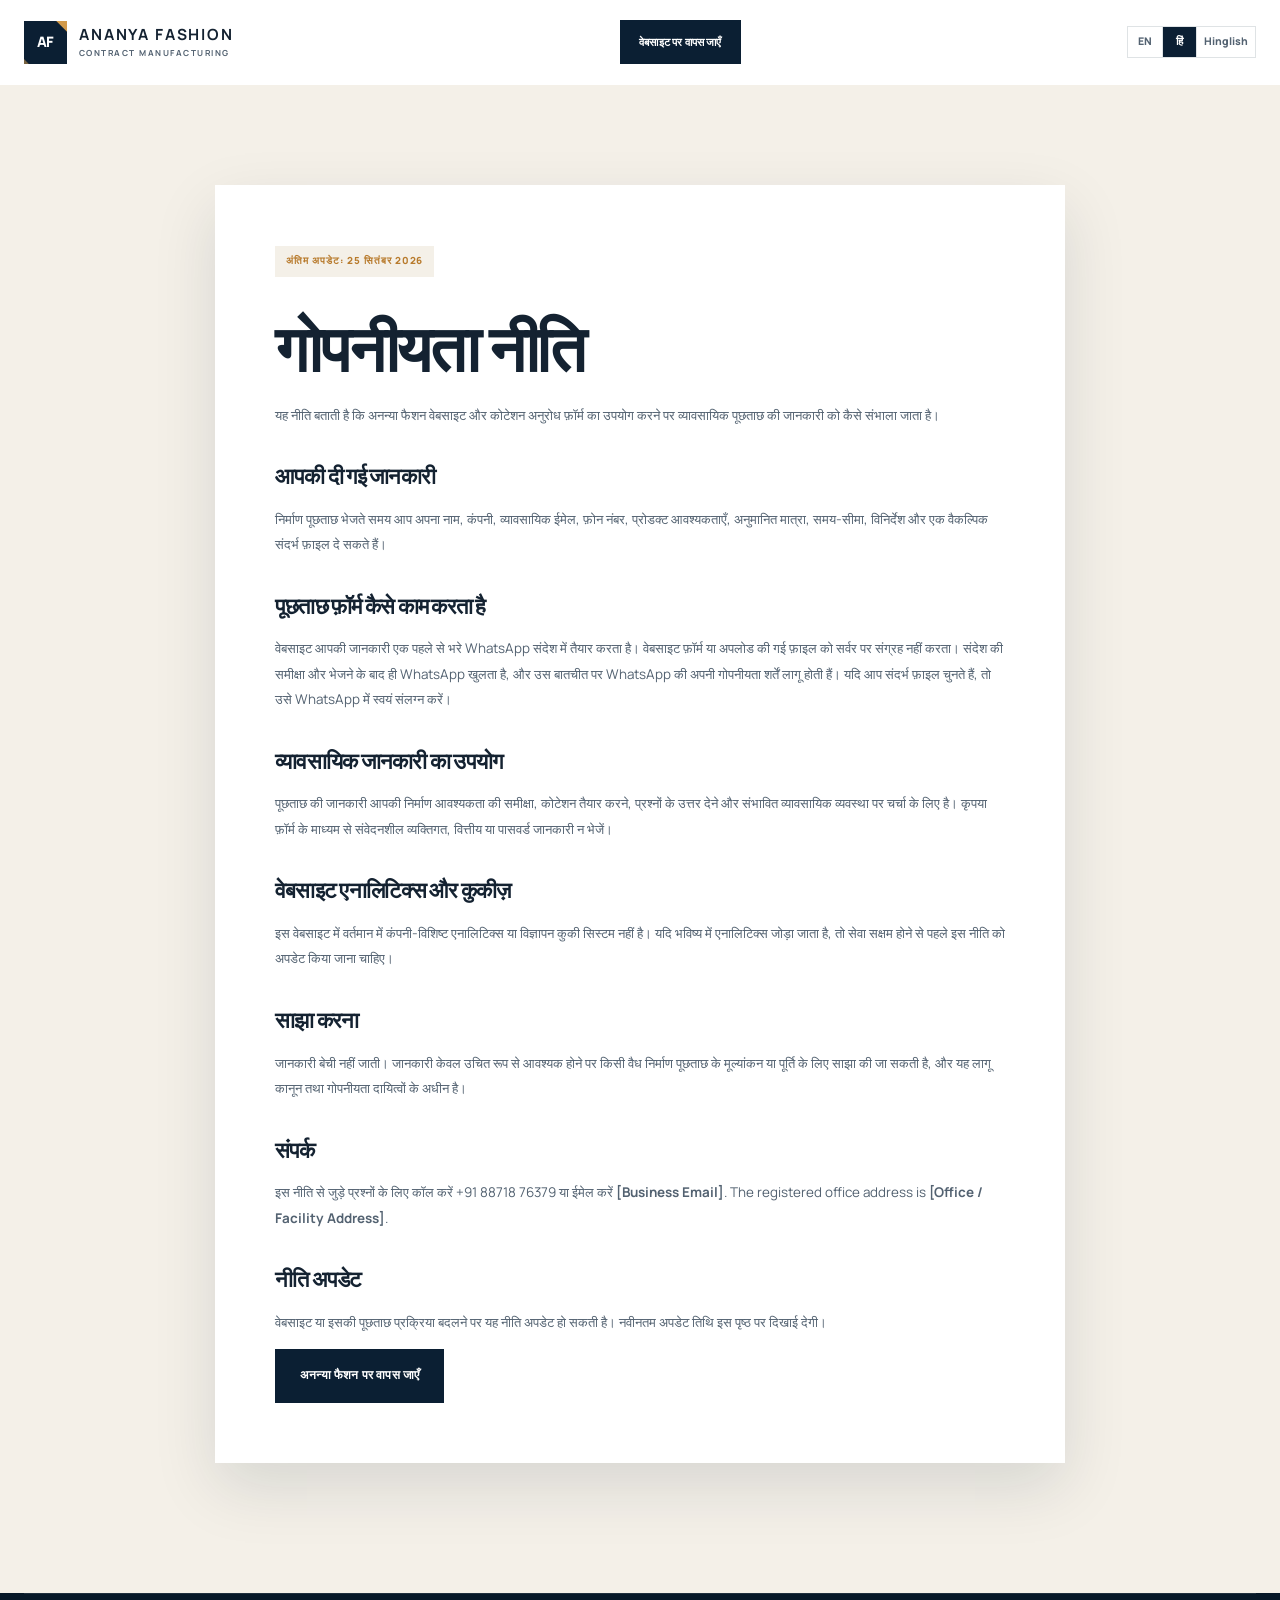
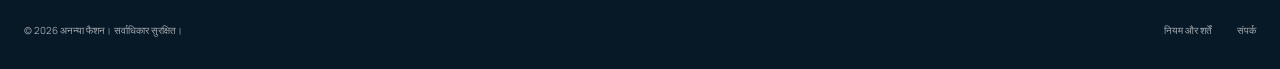
<file: privacy.html>
<!doctype html>
<html lang="en">
<head>
  <meta charset="UTF-8">
  <meta name="viewport" content="width=device-width, initial-scale=1.0">
  <meta name="theme-color" content="#0b1f33">
  <meta name="description" content="Privacy information for the Ananya Fashion contract manufacturing website.">
  <link rel="icon" href="favicon.svg" type="image/svg+xml">

  <title>Privacy Policy | Ananya Fashion</title>
  <script>document.documentElement.classList.add("js");</script>
  <link rel="preconnect" href="https://fonts.googleapis.com">
  <link rel="preconnect" href="https://fonts.gstatic.com" crossorigin>
  <link href="https://fonts.googleapis.com/css2?family=Manrope:wght@400;500;600;700;800&amp;display=swap" rel="stylesheet">
  <link rel="stylesheet" href="styles.css">
  <script src="script.js" defer></script>
</head>
<body>
  <header class="site-header site-header--simple">
    <div class="container header-inner">
      <a class="brand" href="index.html" aria-label="Ananya Fashion home"><span class="brand-mark" aria-hidden="true"><span>AF</span></span><span class="brand-copy"><strong>ANANYA FASHION</strong><small>CONTRACT MANUFACTURING</small></span></a>
      <a class="button button-small" href="index.html">Back to Website</a>
      <div class="lang-switch" role="group" aria-label="Select language" data-lang-switch>
        <button class="lang-option active" type="button" data-lang="en" aria-pressed="true"><span lang="en">EN</span></button>
        <button class="lang-option" type="button" data-lang="hi" aria-pressed="false"><span lang="hi">हिं</span></button>
        <button class="lang-option" type="button" data-lang="hinglish" aria-pressed="false"><span lang="hi-Latn">Hinglish</span></button>
      </div>
    </div>
  </header>
  <main>
    <section class="legal-page">
      <div class="container legal-card reveal">
        <span class="legal-updated">Last updated: 25 September 2026</span>
        <h1>Privacy Policy</h1>
        <p>This policy explains how business enquiry information is handled when you use the Ananya Fashion website and Request for Quotation form.</p>
        <h2>Information you provide</h2>
        <p>When you submit a manufacturing enquiry, you may provide your name, company, business email, phone number, product requirements, estimated quantity, timeline, specifications and an optional reference file.</p>
        <h2>How the enquiry form works</h2>
        <p>The website prepares your information in a pre-filled WhatsApp message. The website does not store the form or uploaded file on a server. WhatsApp opens only after you review and send the message, and WhatsApp's own privacy terms apply to that conversation. If you select a reference file, attach it manually in WhatsApp.</p>
        <h2>Use of business information</h2>
        <p>Enquiry information is intended to review your manufacturing requirement, prepare a quotation, respond to questions and discuss potential business arrangements. Please do not send sensitive personal, financial or password information through the form.</p>
        <h2>Website analytics and cookies</h2>
        <p>This website does not currently include a company-specific analytics or advertising cookie system. If analytics are added in future, this policy should be updated before the service is enabled.</p>
        <h2>Sharing</h2>
        <p>Information is not sold. Information may be shared only as reasonably necessary to evaluate or fulfil a legitimate manufacturing enquiry, subject to applicable law and confidentiality obligations.</p>
        <h2>Contact</h2>
        <p>For questions about this policy, call <a href="tel:+918871876379">+91 88718 76379</a> or email <strong>[Business Email]</strong>. The registered office address is <strong>[Office / Facility Address]</strong>.</p>
        <h2>Policy updates</h2>
        <p>This policy may be updated when the website or its enquiry process changes. The latest update date will appear on this page.</p>
        <a class="button" href="index.html">Return to Ananya Fashion</a>
      </div>
    </section>
  </main>
  <footer class="site-footer"><div class="container footer-bottom"><p>© <span data-year>2026</span> Ananya Fashion. All Rights Reserved.</p><div><a href="terms.html">Terms &amp; Conditions</a><a href="index.html#contact">Contact</a></div></div></footer>
</body>
</html>
</file>
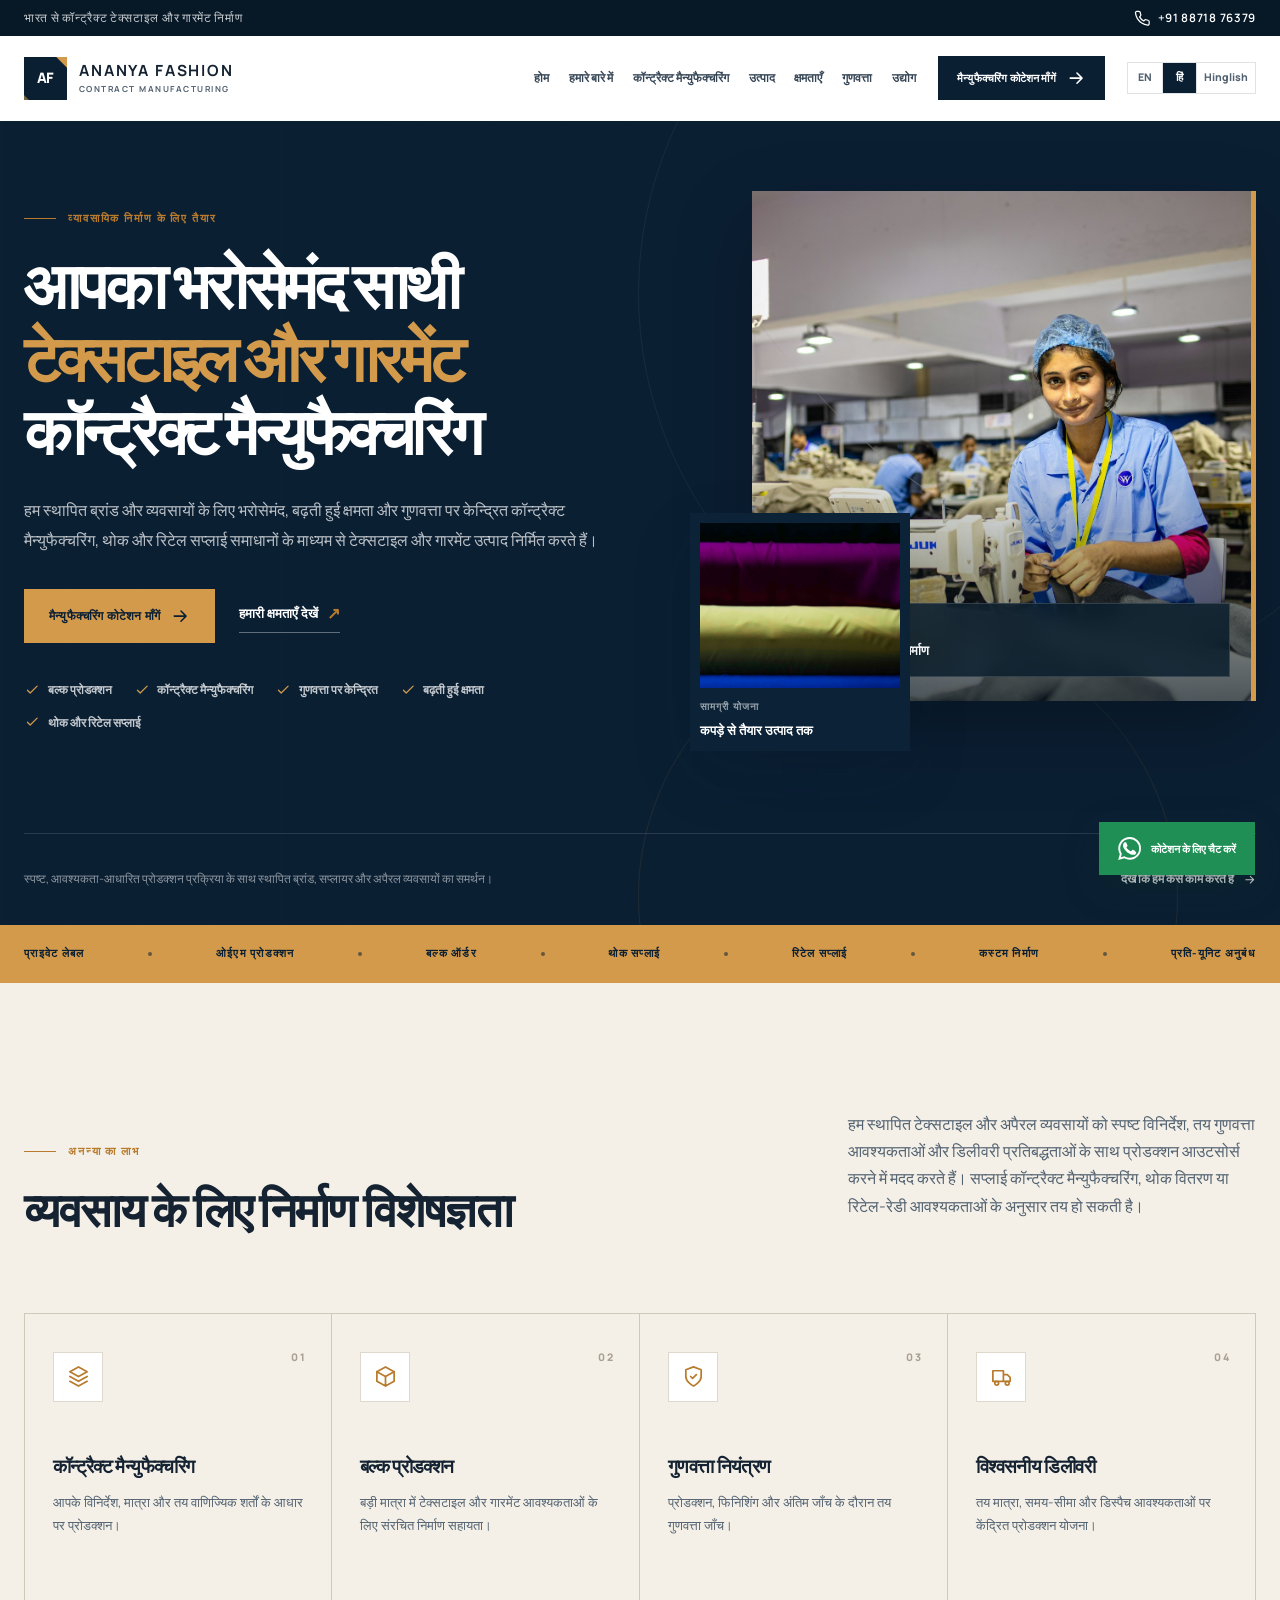
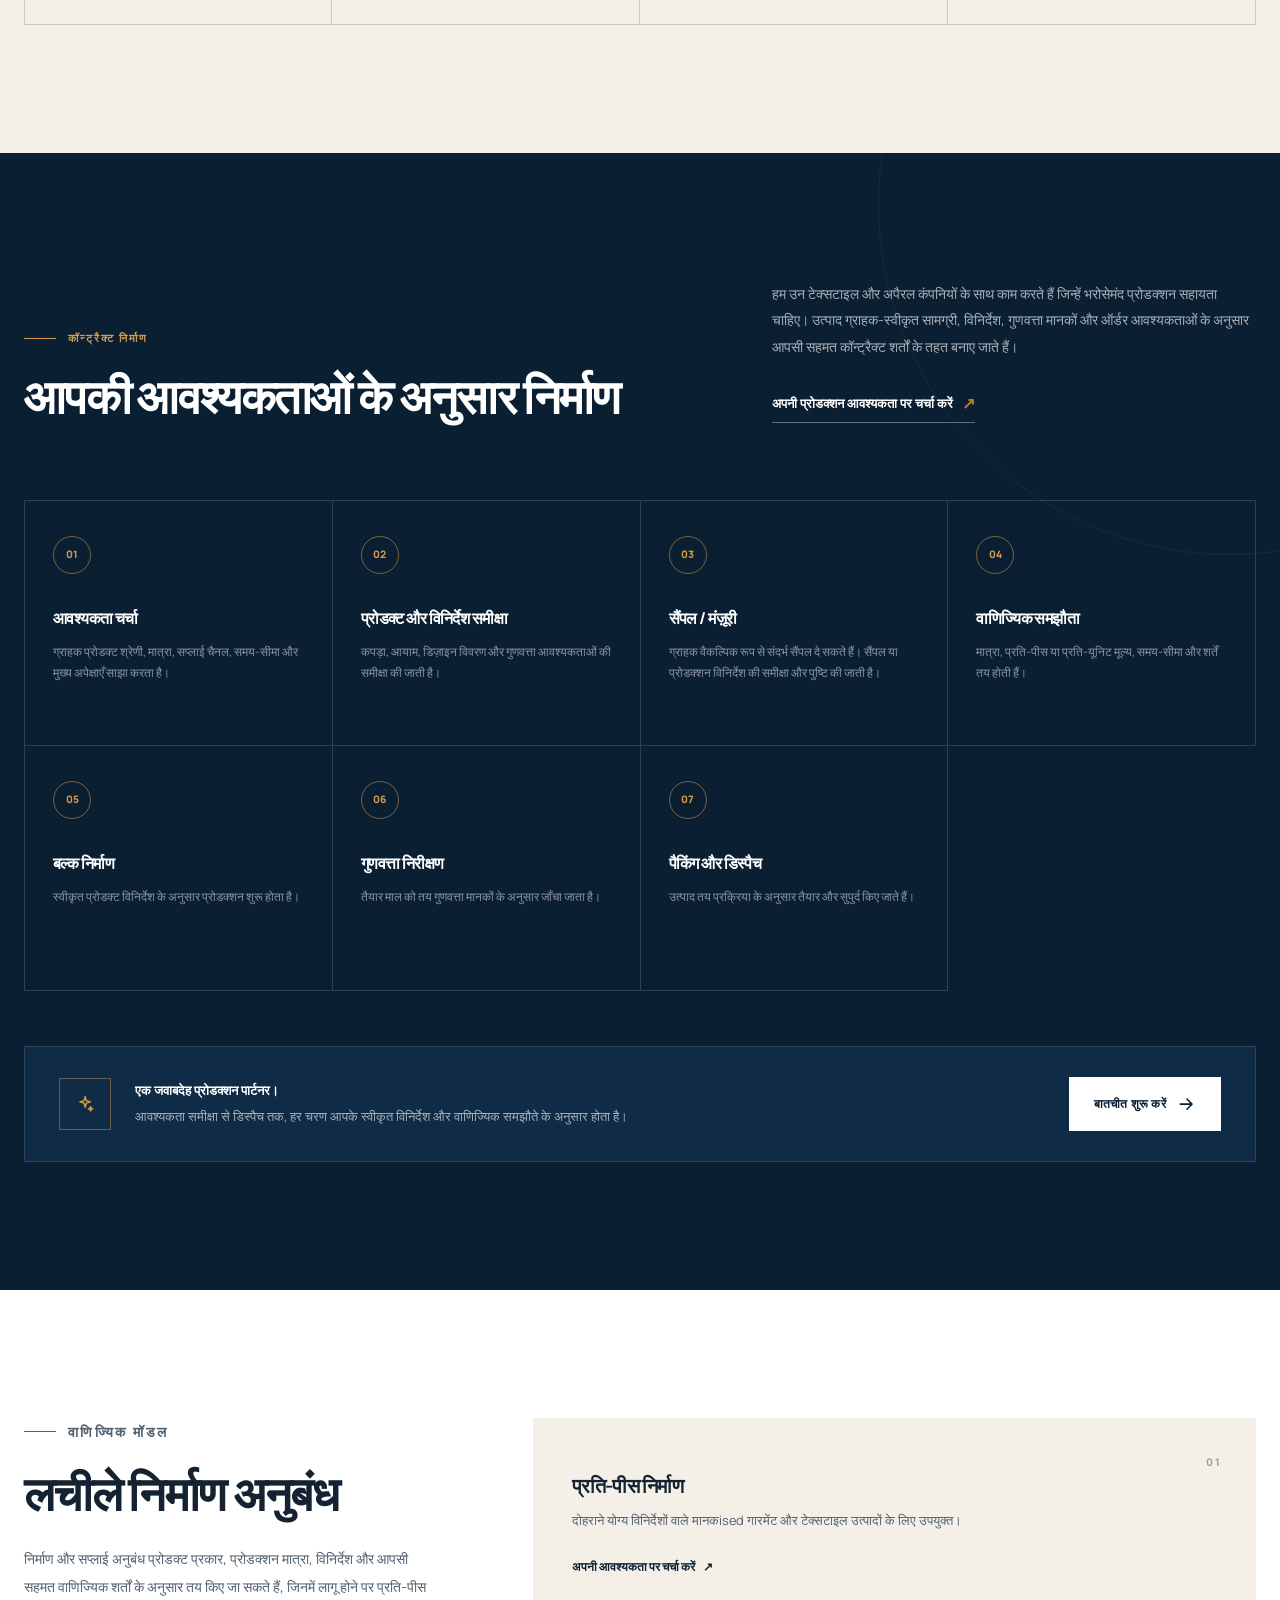
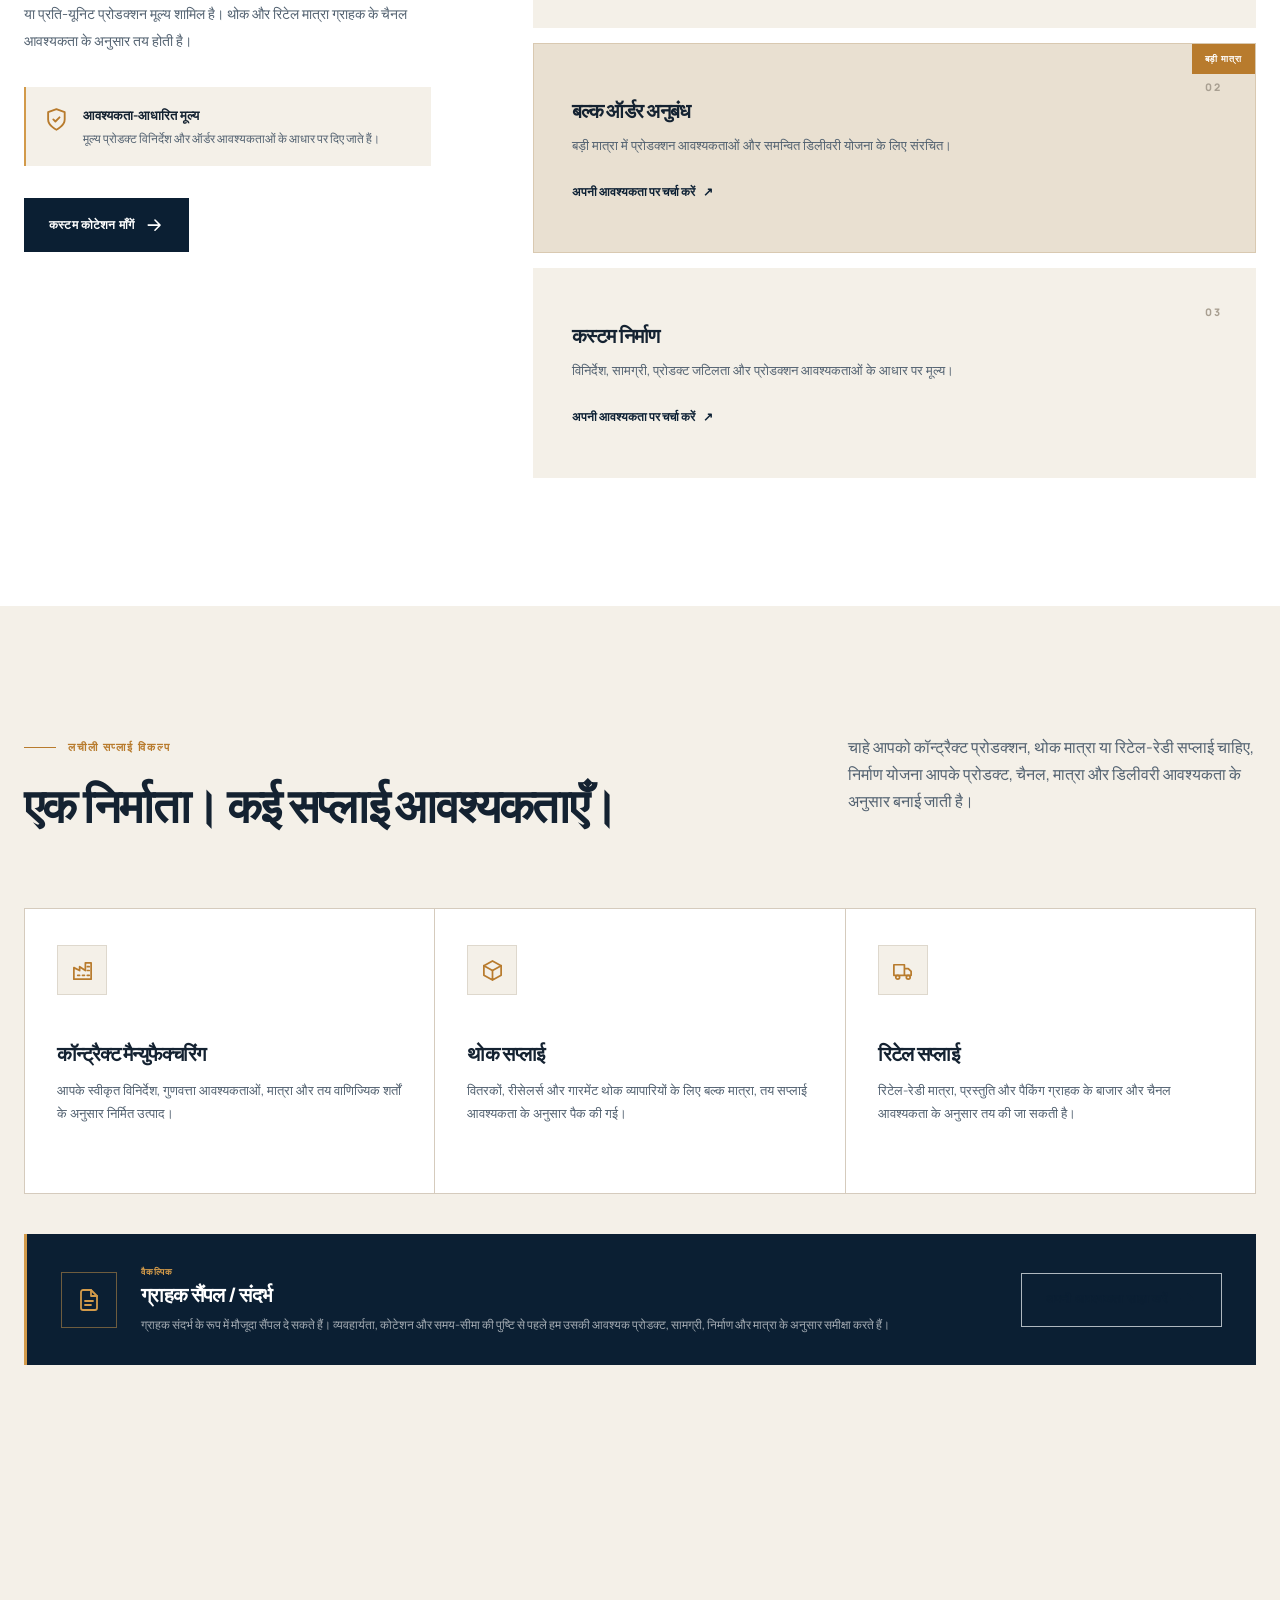
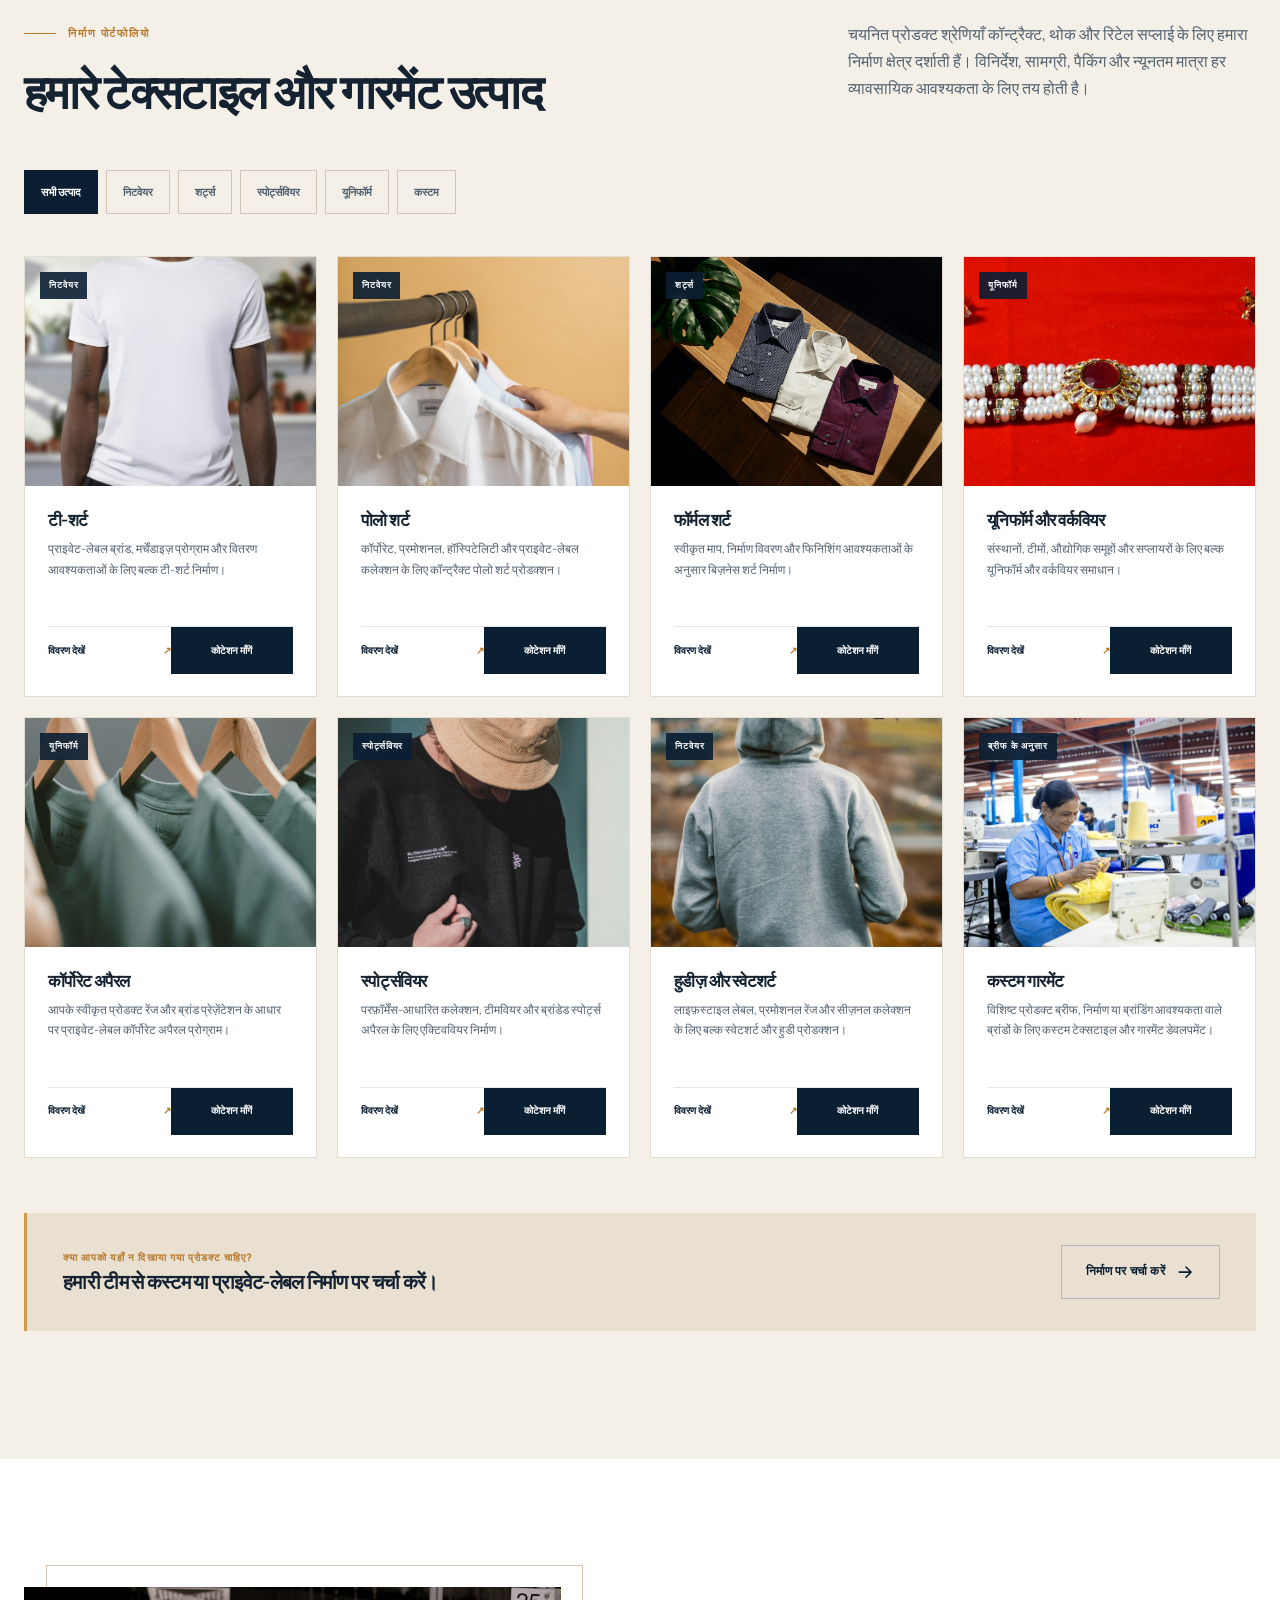
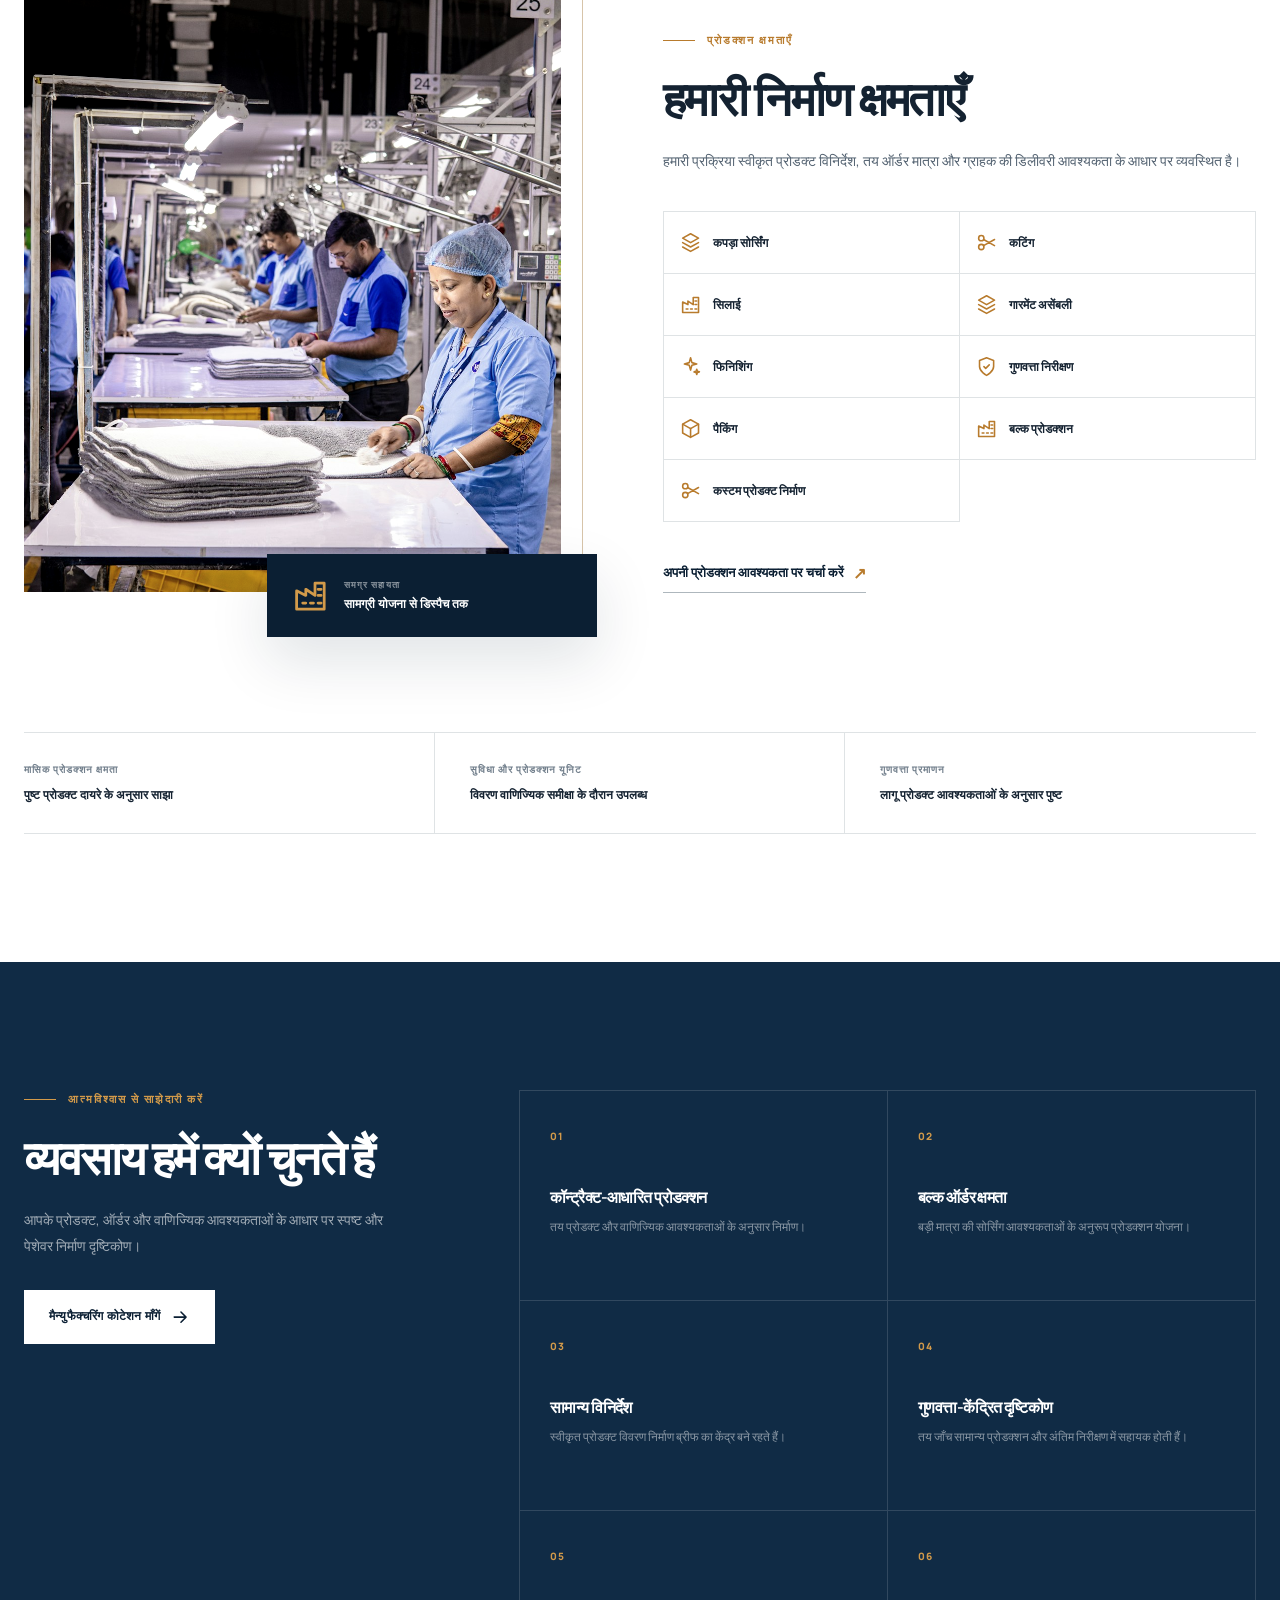
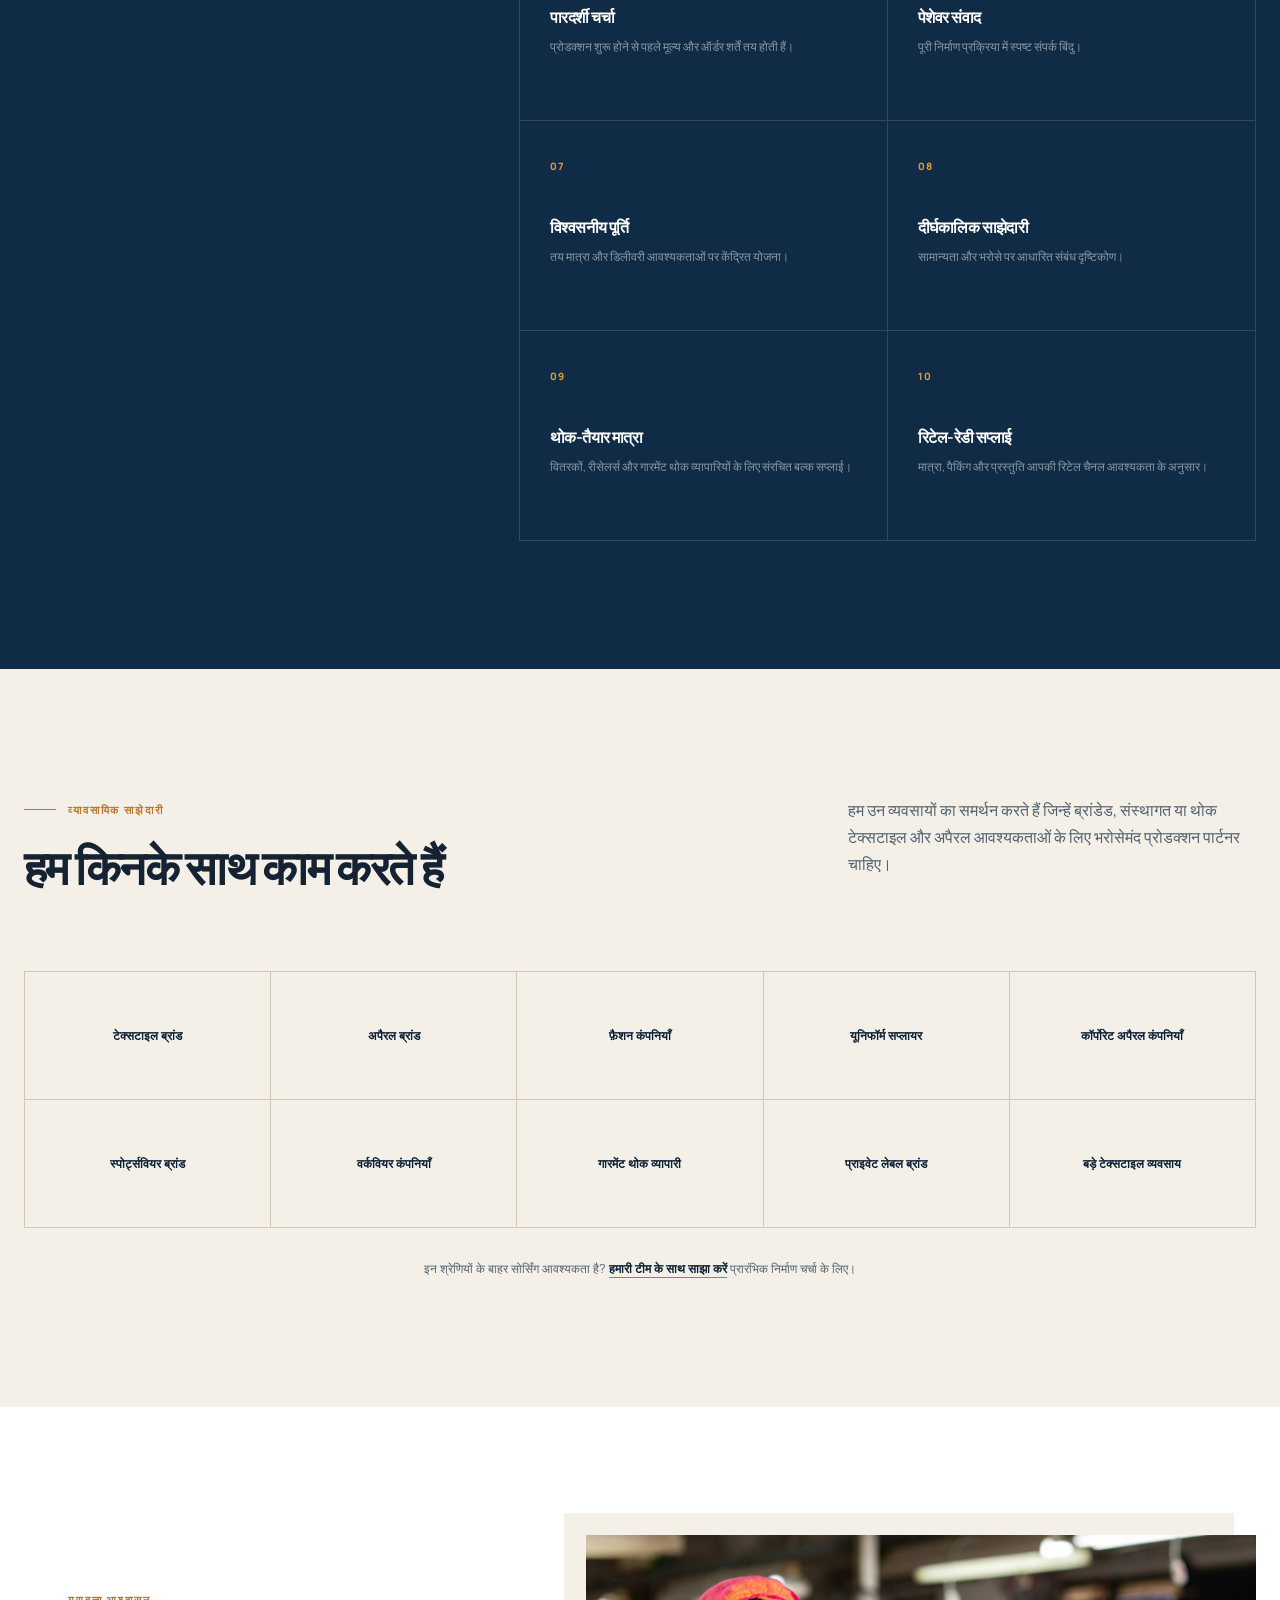
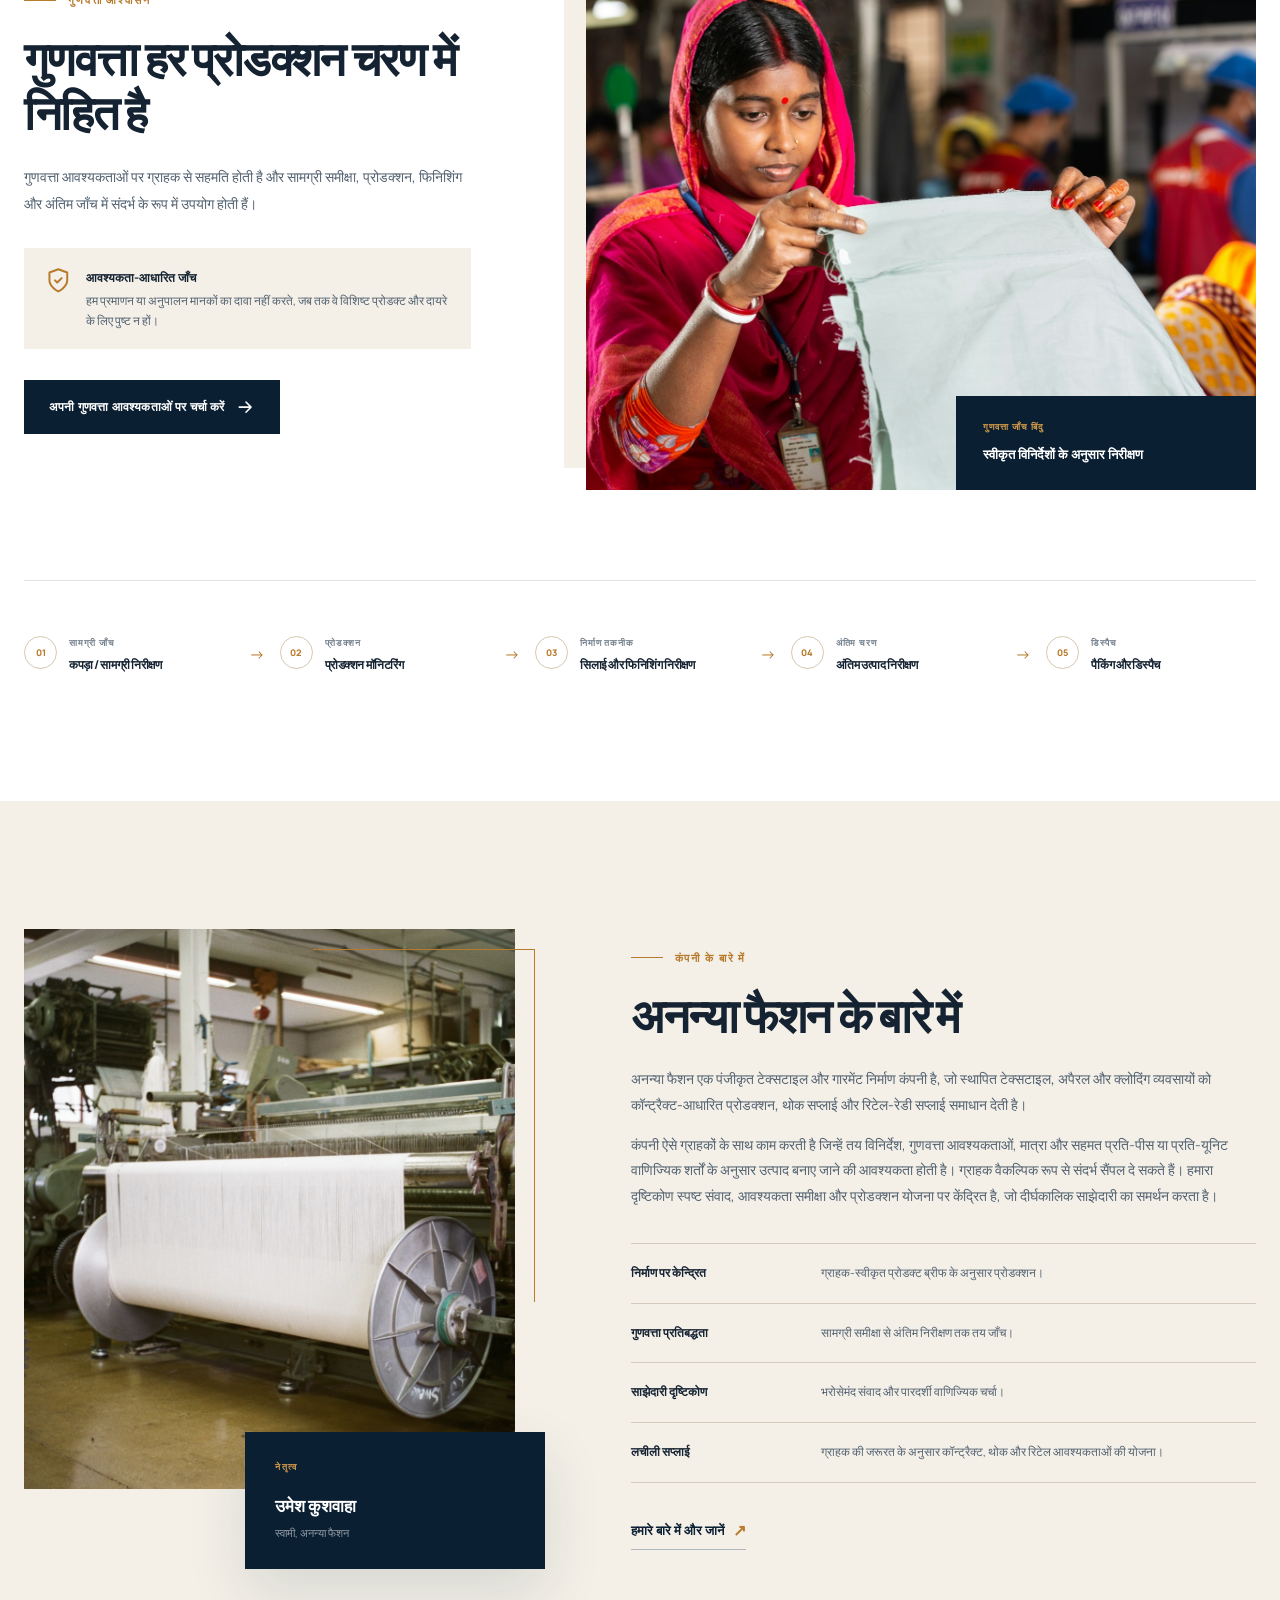
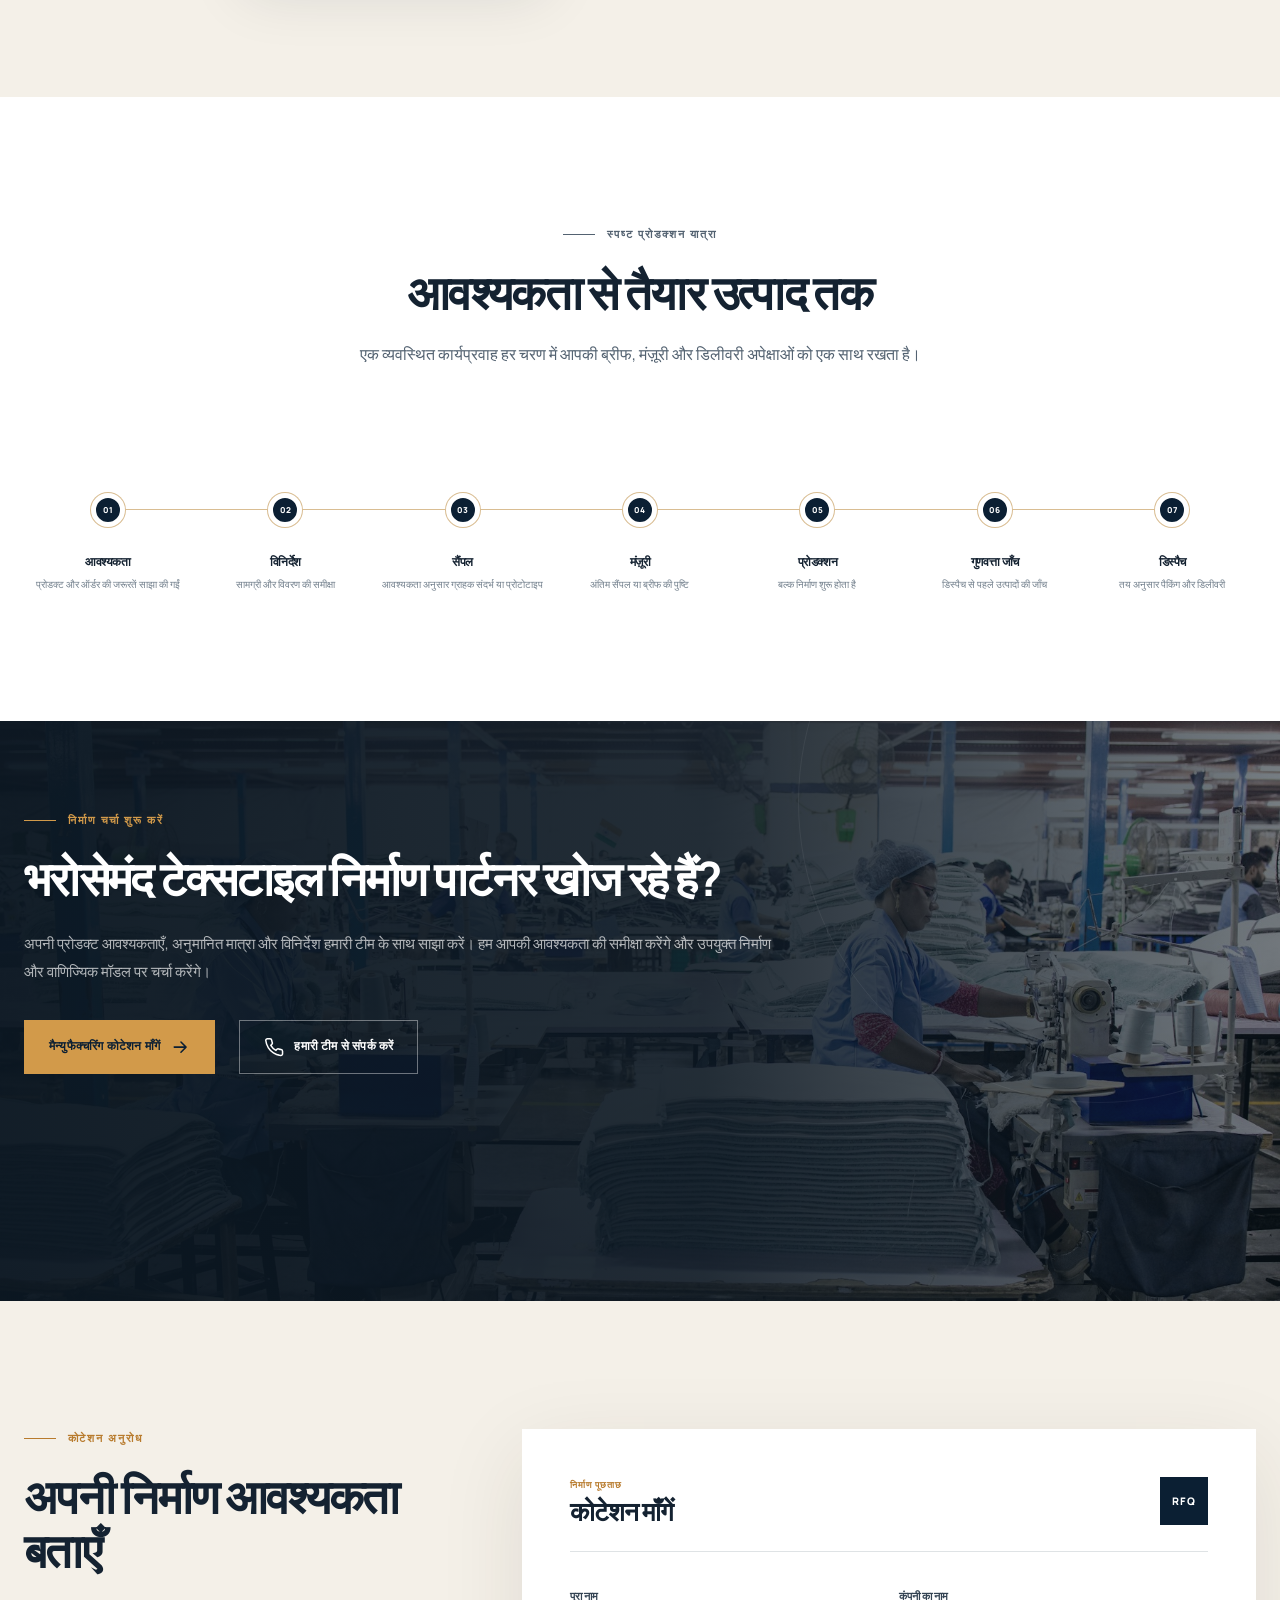
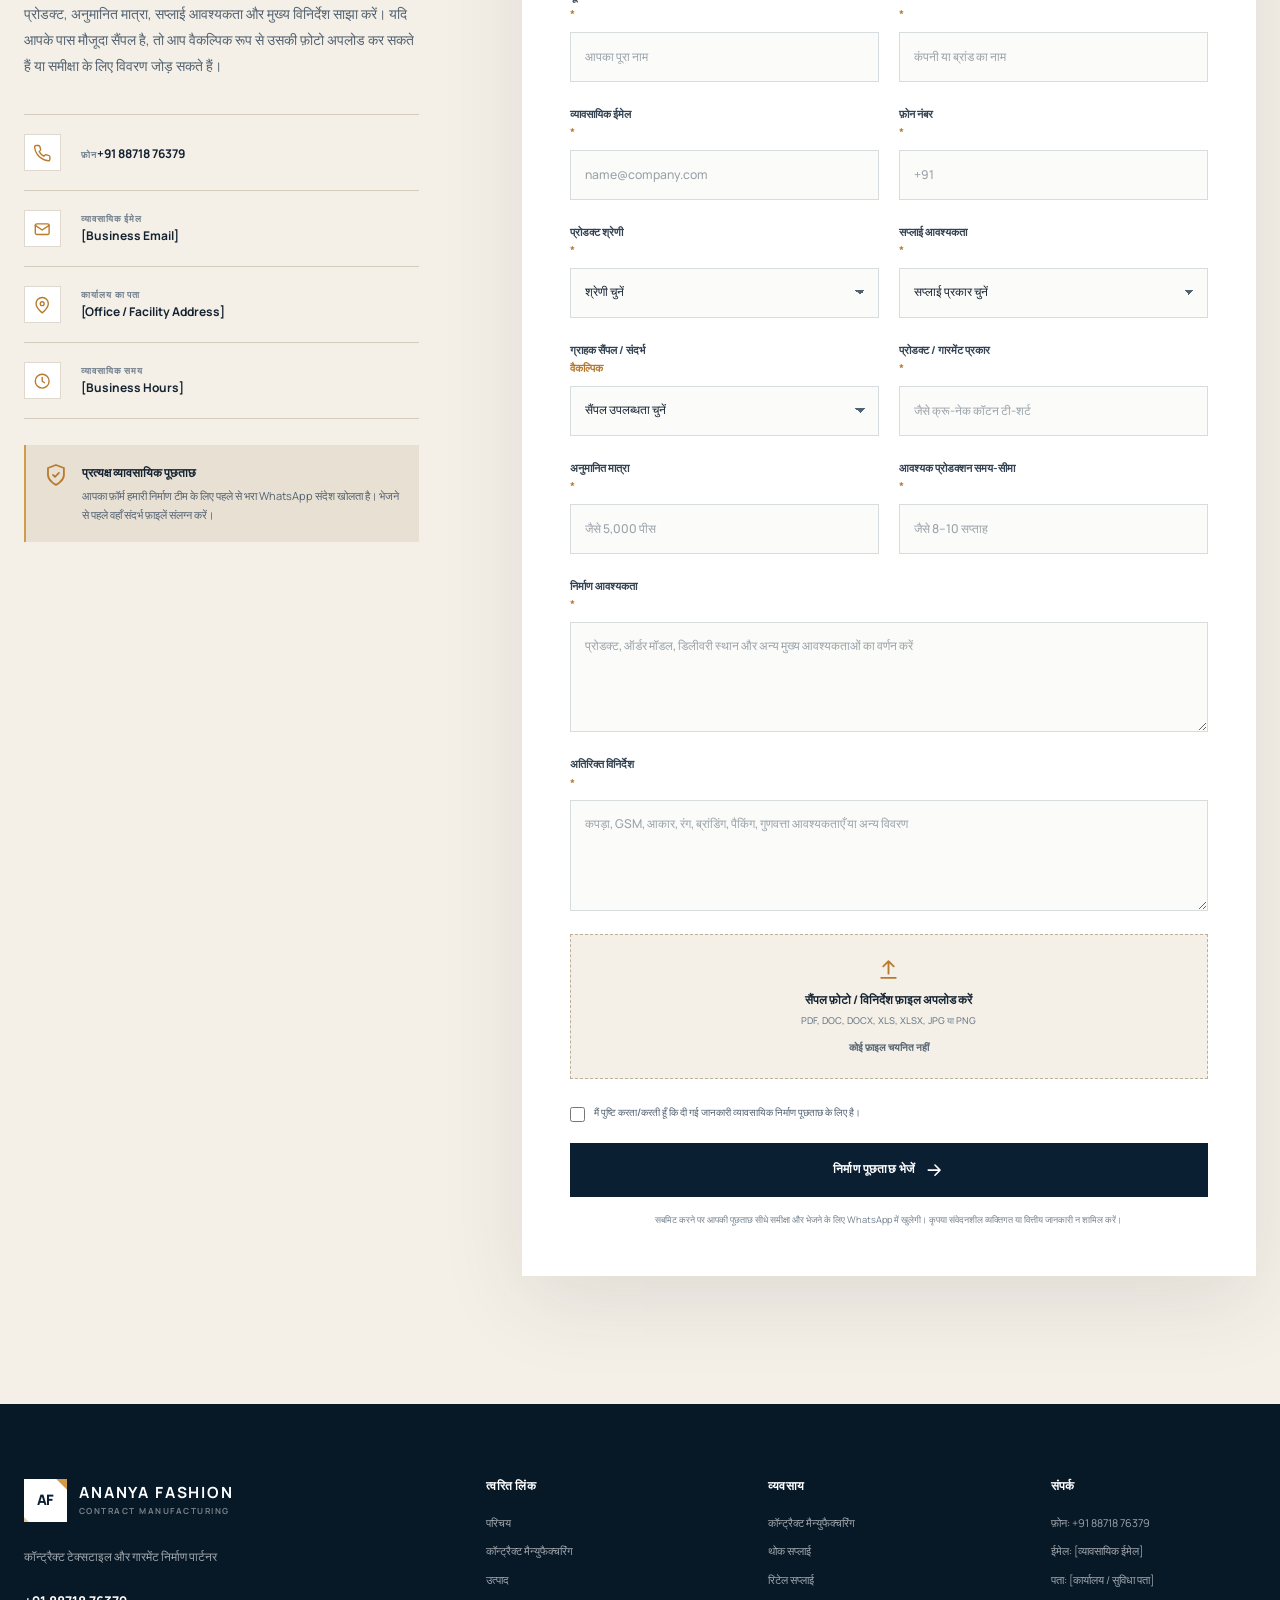
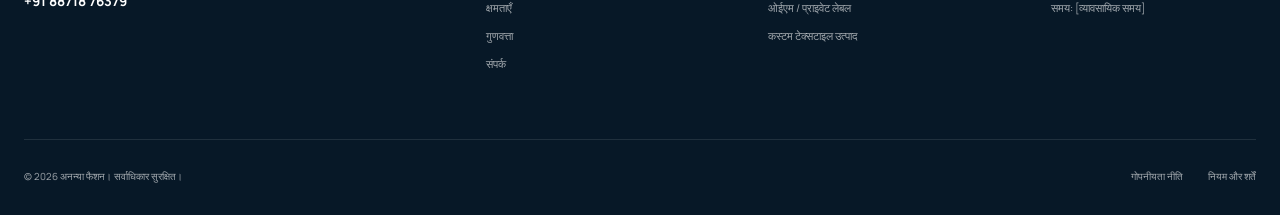
<file: product.html>
<!doctype html>
<html lang="en">
<head>
  <meta charset="UTF-8">
  <meta name="viewport" content="width=device-width, initial-scale=1.0">
  <meta name="theme-color" content="#0b1f33">
  <meta name="description" content="Explore Ananya Fashion contract manufacturing details and request a bulk textile or garment quotation.">
  <meta name="robots" content="index, follow">
  <link rel="icon" href="favicon.svg" type="image/svg+xml">

  <title>Product Manufacturing | Ananya Fashion</title>
  <script>document.documentElement.classList.add("js");</script>
  <link rel="preconnect" href="https://fonts.googleapis.com">
  <link rel="preconnect" href="https://fonts.gstatic.com" crossorigin>
  <link href="https://fonts.googleapis.com/css2?family=Manrope:wght@400;500;600;700;800&amp;display=swap" rel="stylesheet">
  <link rel="stylesheet" href="styles.css">
  <script src="script.js" defer></script>
</head>
<body>
  <a class="skip-link" href="#main-content">Skip to main content</a>
  <svg class="svg-sprite" aria-hidden="true">
    <symbol id="i-arrow" viewBox="0 0 24 24"><path d="M5 12h14M13 6l6 6-6 6"/></symbol>
    <symbol id="i-phone" viewBox="0 0 24 24"><path d="M22 16.92v3a2 2 0 0 1-2.18 2 19.8 19.8 0 0 1-8.63-3.07 19.5 19.5 0 0 1-6-6A19.8 19.8 0 0 1 2.12 4.2 2 2 0 0 1 4.11 2h3a2 2 0 0 1 2 1.72c.13.96.36 1.9.69 2.8a2 2 0 0 1-.45 2.11L8.08 9.9a16 16 0 0 0 6 6l1.27-1.27a2 2 0 0 1 2.11-.45c.9.33 1.84.56 2.8.69A2 2 0 0 1 22 16.92Z"/></symbol>
    <symbol id="i-menu" viewBox="0 0 24 24"><path d="M4 7h16M4 12h16M4 17h16"/></symbol>
    <symbol id="i-close" viewBox="0 0 24 24"><path d="m6 6 12 12M18 6 6 18"/></symbol>
    <symbol id="i-check" viewBox="0 0 24 24"><path d="m5 12 4 4L19 6"/></symbol>
    <symbol id="i-whatsapp" viewBox="0 0 24 24"><path d="M20.5 3.5A11.8 11.8 0 0 0 12.1 0C5.6 0 .3 5.3.3 11.8c0 2.1.6 4.1 1.6 5.9L.2 24l6.4-1.7a11.8 11.8 0 0 0 5.5 1.4h.1c6.5 0 11.8-5.3 11.8-11.8 0-3.2-1.2-6.1-3.5-8.4ZM12.2 21.7h-.1a9.8 9.8 0 0 1-5-1.4l-.4-.2-3.7 1 1-3.6-.2-.4a9.8 9.8 0 0 1-1.5-5.2c0-5.4 4.4-9.8 9.9-9.8a9.8 9.8 0 0 1 7 2.9 9.8 9.8 0 0 1 2.9 7c0 5.4-4.4 9.7-9.9 9.7Zm5.4-7.4c-.3-.1-1.8-.9-2-1-.3-.1-.5-.1-.7.2-.2.3-.8 1-1 1.2-.2.2-.4.2-.7.1-1.8-.9-3-1.6-4.2-3.6-.3-.6.3-.6.9-2 0-.2 0-.4-.1-.6l-1-2.4c-.3-.7-.6-.6-.8-.6h-.7c-.2 0-.6.1-.9.4-.3.3-1.2 1.2-1.2 2.9s1.2 3.3 1.4 3.6c.2.3 2.4 3.7 5.9 5.2.8.4 1.5.5 2 .7.8.3 1.6.2 2.2.1.7-.1 1.8-.7 2-1.4.3-.7.3-1.3.2-1.4-.1-.2-.3-.3-.6-.4Z"/></symbol>
  </svg>

  <div class="topbar">
    <div class="container topbar-inner">
      <p>Contract textile &amp; garment manufacturing from India</p>
      <a href="tel:+918871876379"><svg aria-hidden="true"><use href="#i-phone"></use></svg> +91 88718 76379</a>
      <div class="lang-switch" role="group" aria-label="Select language" data-lang-switch>
        <button class="lang-option active" type="button" data-lang="en" aria-pressed="true"><span lang="en">EN</span></button>
        <button class="lang-option" type="button" data-lang="hi" aria-pressed="false"><span lang="hi">हिं</span></button>
        <button class="lang-option" type="button" data-lang="hinglish" aria-pressed="false"><span lang="hi-Latn">Hinglish</span></button>
      </div>
    </div>
  </div>

  <header class="site-header" data-header>
    <div class="container header-inner">
      <a class="brand" href="index.html" aria-label="Ananya Fashion home">
        <span class="brand-mark" aria-hidden="true"><span>AF</span></span>
        <span class="brand-copy"><strong>ANANYA FASHION</strong><small>CONTRACT MANUFACTURING</small></span>
      </a>
      <nav class="desktop-nav" aria-label="Primary navigation">
        <a href="index.html#about">About Us</a>
        <a href="index.html#contract-manufacturing">Contract Manufacturing</a>
        <a href="index.html#products">Products</a>
        <a href="index.html#capabilities">Capabilities</a>
        <a href="index.html#quality">Quality</a>
      </nav>
      <a class="button button-small header-cta" href="index.html#contact">Request a Manufacturing Quote <svg aria-hidden="true"><use href="#i-arrow"></use></svg></a>
      <div class="lang-switch" role="group" aria-label="Select language" data-lang-switch>
        <button class="lang-option active" type="button" data-lang="en" aria-pressed="true"><span lang="en">EN</span></button>
        <button class="lang-option" type="button" data-lang="hi" aria-pressed="false"><span lang="hi">हिं</span></button>
        <button class="lang-option" type="button" data-lang="hinglish" aria-pressed="false"><span lang="hi-Latn">Hinglish</span></button>
      </div>
      <button class="menu-toggle" type="button" aria-label="Open navigation" aria-expanded="false" aria-controls="mobile-navigation" data-menu-toggle>
        <svg class="menu-icon" aria-hidden="true"><use href="#i-menu"></use></svg>
        <svg class="close-icon" aria-hidden="true"><use href="#i-close"></use></svg>
      </button>
    </div>
    <div class="mobile-panel" id="mobile-navigation" data-mobile-panel>
      <nav aria-label="Mobile navigation">
        <a href="index.html#home">Home</a>
        <a href="index.html#about">About Us</a>
        <a href="index.html#contract-manufacturing">Contract Manufacturing</a>
        <a href="index.html#products">Products</a>
        <a href="index.html#capabilities">Capabilities</a>
        <a href="index.html#quality">Quality</a>
        <a href="index.html#contact">Contact</a>
      </nav>
      <a class="button button-block" href="index.html#contact">Request a Manufacturing Quote <svg aria-hidden="true"><use href="#i-arrow"></use></svg></a>
    </div>
  </header>

  <main id="main-content" data-page="product">
    <noscript><div class="container"><p class="noscript-message">Product details require JavaScript. Please call +91 88718 76379 for current manufacturing options and quotations.</p></div></noscript>
    <section class="product-page-hero">
      <div class="container">
        <nav class="breadcrumbs" aria-label="Breadcrumb"><a href="index.html">Home</a><span>/</span><a href="index.html#products">Products</a><span>/</span><strong data-product-breadcrumb>Product</strong></nav>
        <div class="product-page-grid">
          <div class="product-page-image reveal">
            <img src="public/images/product-tshirts.jpg" alt="Manufacturing product details from Ananya Fashion" width="1200" height="1200" data-product-image>
          </div>
          <div class="product-page-copy reveal reveal-delay">
            <p class="eyebrow eyebrow-light"><span></span> <b data-product-tag>Manufacturing product</b></p>
            <h1 data-product-title>Product Details</h1>
            <p data-product-description>Explore the available manufacturing options and request a requirement-based quotation for your business.</p>
            <div class="product-page-highlights">
              <div><small>Order model</small><strong>Bulk contract manufacturing</strong></div>
              <div><small>Commercial terms</small><strong>Per-piece / per-unit where applicable</strong></div>
              <div><small>Minimum quantity</small><strong>Confirmed during product review</strong></div>
              <div><small>Customisation</small><strong>Based on approved specification</strong></div>
            </div>
            <div class="product-page-actions">
              <button class="button button-accent" type="button" data-product-quote>Request Bulk Quote <svg aria-hidden="true"><use href="#i-arrow"></use></svg></button>
              <button class="button button-outline-light" type="button" data-product-sample>Request Sample</button>
            </div>
          </div>
        </div>
      </div>
    </section>

    <section class="section product-detail-section">
      <div class="container product-detail-layout">
        <div class="product-detail-intro reveal">
          <p class="eyebrow"><span></span> Manufacturing scope</p>
          <h2>Built to Your Product Brief</h2>
          <p>Manufacturing details are confirmed against your selected product, approved material, quantity, branding method and delivery requirement. The list below shows the typical options available for discussion.</p>
          <p>Final feasibility, material selection, minimum order quantity, production method and commercial terms are shared after specification review.</p>
          <a class="text-link" href="index.html#contact">Discuss this product with our team <span>↗</span></a>
        </div>
        <div class="product-detail-list">
          <article class="product-detail-item reveal"><span>Available customisation</span><h3>Product and branding options</h3><ul data-product-customization></ul></article>
          <article class="product-detail-item reveal"><span>Fabric / material options</span><h3>Materials selected for the product brief</h3><ul data-product-materials></ul></article>
          <article class="product-detail-item reveal"><span>Size options</span><h3>Fit and grading requirements</h3><ul data-product-sizes></ul></article>
          <article class="product-detail-item reveal"><span>Production details</span><h3>Requirement-led manufacturing</h3><p data-product-production></p></article>
        </div>
      </div>
    </section>

    <section class="closing-cta">
      <div class="closing-cta-image" aria-hidden="true"></div>
      <div class="container closing-cta-content reveal">
        <p class="eyebrow eyebrow-light"><span></span> Bulk manufacturing enquiry</p>
        <h2>Need a Quotation for Your Product?</h2>
        <p>Share your product type, estimated quantity, preferred fabric, size range, branding requirements and delivery timeline for commercial and production review.</p>
        <div class="hero-actions">
          <button class="button button-accent" type="button" data-product-quote>Request a Manufacturing Quote <svg aria-hidden="true"><use href="#i-arrow"></use></svg></button>
          <a class="button button-outline-light" href="tel:+918871876379"><svg aria-hidden="true"><use href="#i-phone"></use></svg> Contact Our Team</a>
        </div>
      </div>
    </section>

    <section class="section product-related">
      <div class="container">
        <div class="section-heading split-heading reveal">
          <div><p class="eyebrow"><span></span> Related manufacturing</p><h2>Explore Other Product Capabilities</h2></div>
          <p>Request details for another textile or garment category from our contract manufacturing team.</p>
        </div>
        <div class="product-grid" data-related-products></div>
      </div>
    </section>
  </main>

  <footer class="site-footer">
    <div class="container footer-main">
      <div class="footer-brand">
        <a class="brand brand-footer" href="index.html" aria-label="Ananya Fashion home"><span class="brand-mark" aria-hidden="true"><span>AF</span></span><span class="brand-copy"><strong>ANANYA FASHION</strong><small>CONTRACT MANUFACTURING</small></span></a>
        <p>Contract Textile &amp; Garment Manufacturing Partner</p>
        <a class="footer-phone" href="tel:+918871876379">+91 88718 76379</a>
      </div>
      <div class="footer-column"><h3>Quick Links</h3><a href="index.html#about">About</a><a href="index.html#contract-manufacturing">Contract Manufacturing</a><a href="index.html#products">Products</a><a href="index.html#capabilities">Capabilities</a><a href="index.html#quality">Quality</a><a href="index.html#contact">Contact</a></div>
      <div class="footer-column"><h3>Business</h3><a href="index.html#contract-manufacturing">Contract Manufacturing</a><a href="index.html#contact">Bulk Production</a><a href="index.html#contact">OEM / Private Label</a><a href="index.html#contact">Custom Textile Products</a></div>
      <div class="footer-column"><h3>Contact</h3><a href="tel:+918871876379">Phone: +91 88718 76379</a><span>Email: [Business Email]</span><span>Address: [Office / Facility Address]</span><span>Hours: [Business Hours]</span></div>
    </div>
    <div class="container footer-bottom"><p>© <span data-year>2026</span> Ananya Fashion. All Rights Reserved.</p><div><a href="privacy.html">Privacy Policy</a><a href="terms.html">Terms &amp; Conditions</a></div></div>
  </footer>

  <a class="floating-whatsapp" href="https://wa.me/918871876379?text=Hello%20Ananya%20Fashion%2C%20I%20would%20like%20to%20discuss%20a%20textile%20or%20garment%20manufacturing%20requirement." target="_blank" rel="noopener" aria-label="Chat with Ananya Fashion on WhatsApp"><svg aria-hidden="true"><use href="#i-whatsapp"></use></svg><span>Chat for a quote</span></a>
  <button class="back-to-top" type="button" aria-label="Back to top" data-back-to-top tabindex="-1"><span>↑</span></button>
</body>
</html>
</file>
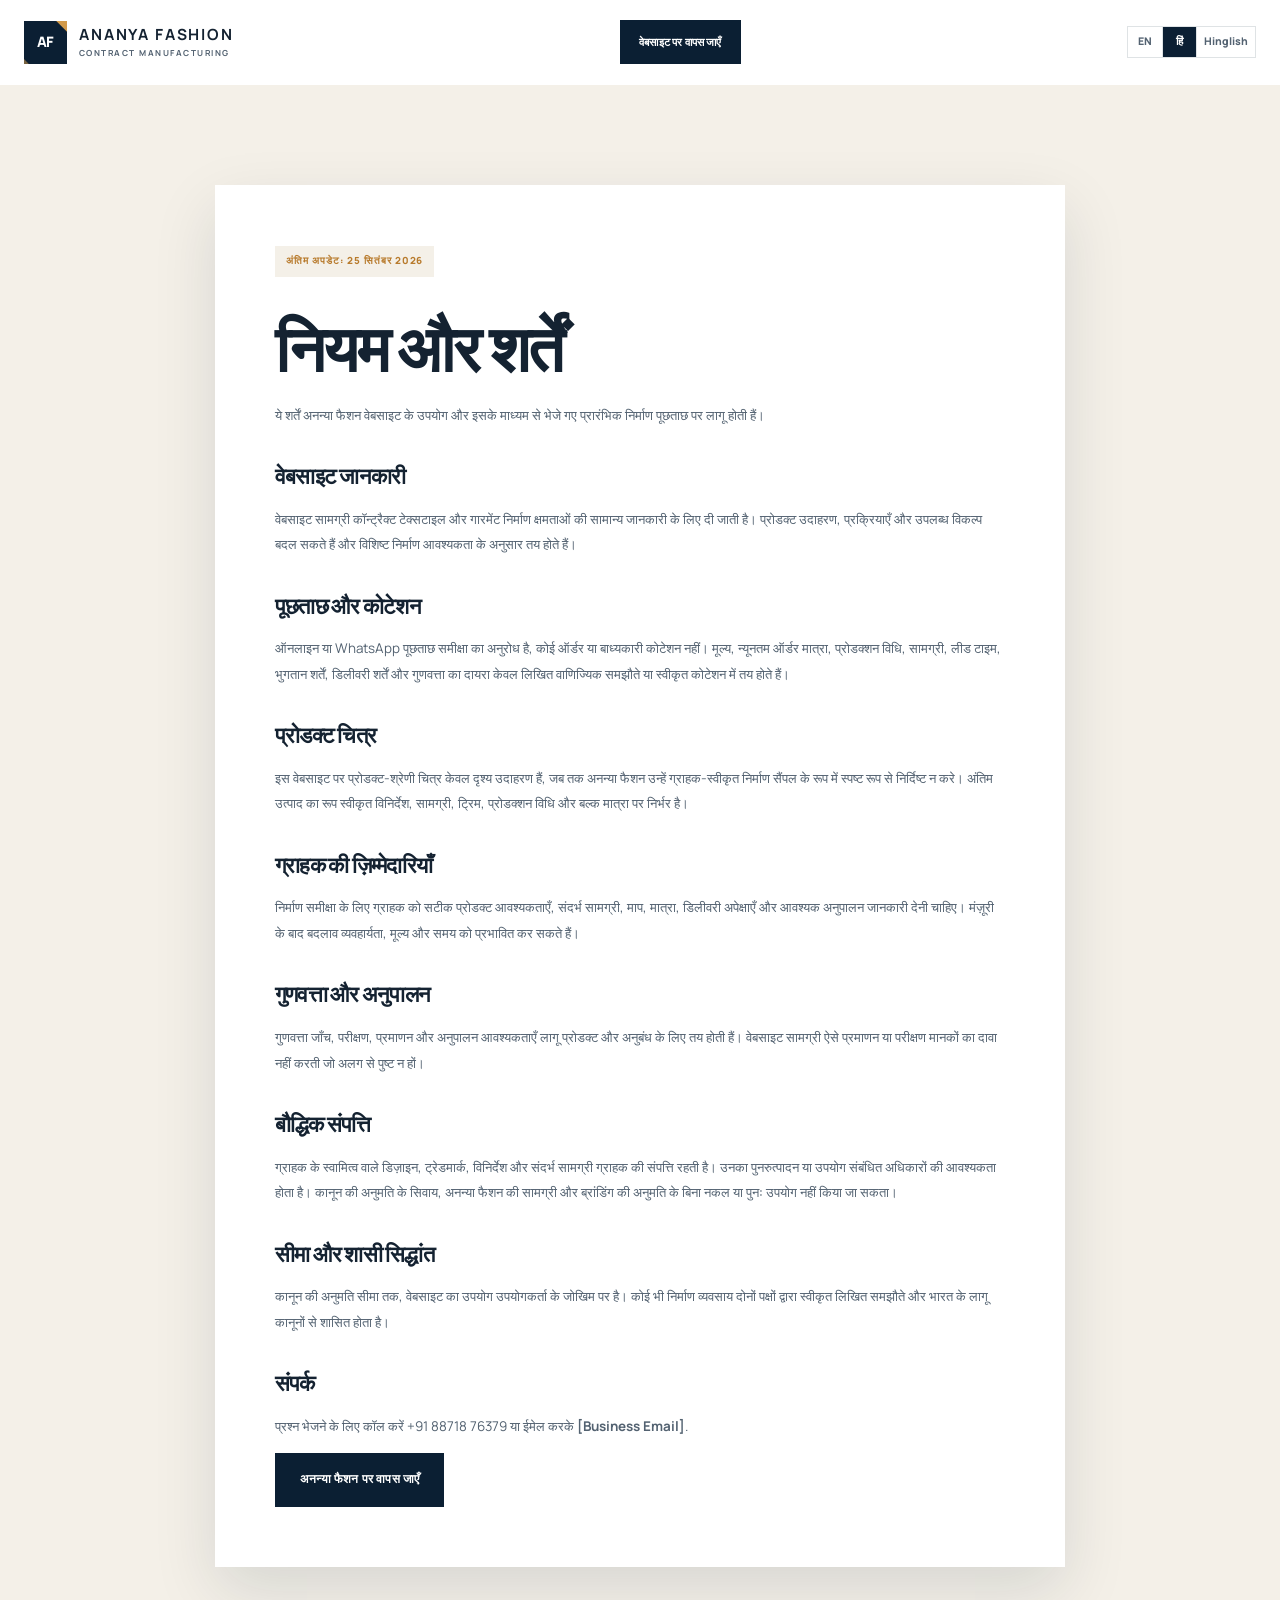
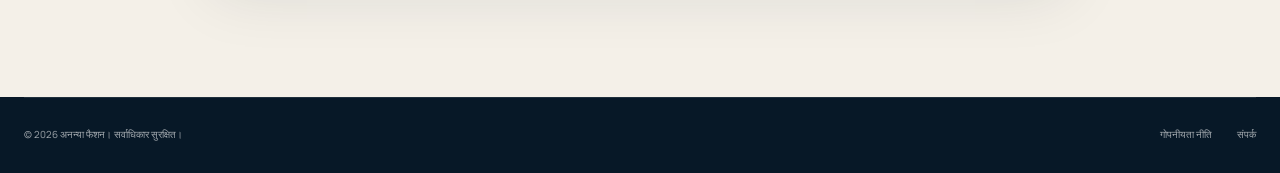
<file: terms.html>
<!doctype html>
<html lang="en">
<head>
  <meta charset="UTF-8">
  <meta name="viewport" content="width=device-width, initial-scale=1.0">
  <meta name="theme-color" content="#0b1f33">
  <meta name="description" content="Website terms for Ananya Fashion textile and garment contract manufacturing enquiries.">
  <link rel="icon" href="favicon.svg" type="image/svg+xml">

  <title>Terms &amp; Conditions | Ananya Fashion</title>
  <script>document.documentElement.classList.add("js");</script>
  <link rel="preconnect" href="https://fonts.googleapis.com">
  <link rel="preconnect" href="https://fonts.gstatic.com" crossorigin>
  <link href="https://fonts.googleapis.com/css2?family=Manrope:wght@400;500;600;700;800&amp;display=swap" rel="stylesheet">
  <link rel="stylesheet" href="styles.css">
  <script src="script.js" defer></script>
</head>
<body>
  <header class="site-header site-header--simple">
    <div class="container header-inner">
      <a class="brand" href="index.html" aria-label="Ananya Fashion home"><span class="brand-mark" aria-hidden="true"><span>AF</span></span><span class="brand-copy"><strong>ANANYA FASHION</strong><small>CONTRACT MANUFACTURING</small></span></a>
      <a class="button button-small" href="index.html">Back to Website</a>
      <div class="lang-switch" role="group" aria-label="Select language" data-lang-switch>
        <button class="lang-option active" type="button" data-lang="en" aria-pressed="true"><span lang="en">EN</span></button>
        <button class="lang-option" type="button" data-lang="hi" aria-pressed="false"><span lang="hi">हिं</span></button>
        <button class="lang-option" type="button" data-lang="hinglish" aria-pressed="false"><span lang="hi-Latn">Hinglish</span></button>
      </div>
    </div>
  </header>
  <main>
    <section class="legal-page">
      <div class="container legal-card reveal">
        <span class="legal-updated">Last updated: 25 September 2026</span>
        <h1>Terms &amp; Conditions</h1>
        <p>These terms apply to the use of the Ananya Fashion website and to preliminary manufacturing enquiries submitted through it.</p>
        <h2>Website information</h2>
        <p>Website content is provided for general information about contract textile and garment manufacturing capabilities. Product examples, processes and available options may change and are confirmed against the specific manufacturing requirement.</p>
        <h2>Enquiries and quotations</h2>
        <p>An online or WhatsApp enquiry is a request for review, not an order or a binding quotation. Pricing, minimum order quantity, production method, materials, lead time, payment terms, delivery terms and quality scope are confirmed only in a written commercial agreement or approved quotation.</p>
        <h2>Product visuals</h2>
        <p>Product-category visuals on this website are illustrative unless Ananya Fashion identifies them as client-approved manufacturing samples. Final product appearance depends on the approved specification, materials, trims, production method and bulk quantity.</p>
        <h2>Client responsibilities</h2>
        <p>For manufacturing review, the client should provide accurate product requirements, reference materials, measurements, quantities, delivery expectations and any required compliance information. Changes after approval may affect feasibility, price and timing.</p>
        <h2>Quality and compliance</h2>
        <p>Quality checks, testing, certifications and compliance requirements are confirmed for the applicable product and contract. Website content does not claim certifications or test standards that have not been separately confirmed.</p>
        <h2>Intellectual property</h2>
        <p>Client-owned designs, trademarks, specifications and reference materials remain the property of the client. Reproduction or use requires the relevant rights. Ananya Fashion content and branding may not be copied or reused without permission, except as permitted by law.</p>
        <h2>Limitation and governing principles</h2>
        <p>To the extent permitted by law, website use is at the user's risk. Any manufacturing engagement is governed by the written agreement accepted by both parties and applicable laws of India.</p>
        <h2>Contact</h2>
        <p>Questions may be sent by calling <a href="tel:+918871876379">+91 88718 76379</a> or emailing <strong>[Business Email]</strong>.</p>
        <a class="button" href="index.html">Return to Ananya Fashion</a>
      </div>
    </section>
  </main>
  <footer class="site-footer"><div class="container footer-bottom"><p>© <span data-year>2026</span> Ananya Fashion. All Rights Reserved.</p><div><a href="privacy.html">Privacy Policy</a><a href="index.html#contact">Contact</a></div></div></footer>
</body>
</html>
</file>
<file: styles.css>
:root {
  --navy: #0b1f33;
  --navy-2: #102b45;
  --navy-3: #173b5b;
  --ink: #142231;
  --slate: #536271;
  --muted: #73808d;
  --cream: #f4f0e8;
  --cream-2: #ebe4d8;
  --sand: #d6c6ae;
  --gold: #d29a4a;
  --gold-dark: #b87b2d;
  --white: #ffffff;
  --line: #dfe3e5;
  --shadow: 0 24px 60px rgba(11, 31, 51, 0.12);
  --radius: 4px;
  --container: 1240px;
  --header-height: 84px;
  --font: "Manrope", "Helvetica Neue", Arial, sans-serif;
}

* {
  box-sizing: border-box;
}

html {
  scroll-behavior: smooth;
  scroll-padding-top: 100px;
}

body {
  margin: 0;
  color: var(--ink);
  background: var(--white);
  font-family: var(--font);
  font-size: 16px;
  line-height: 1.7;
  -webkit-font-smoothing: antialiased;
  overflow-x: clip;
}

body.menu-open {
  overflow: hidden;
}

::selection {
  color: var(--white);
  background: var(--navy-3);
}

img {
  display: block;
  width: 100%;
  max-width: 100%;
}

a {
  color: inherit;
  text-decoration: none;
}

button,
input,
textarea,
select {
  font: inherit;
}

button,
a {
  -webkit-tap-highlight-color: transparent;
}

button {
  color: inherit;
}

h1,
h2,
h3,
p {
  margin-top: 0;
}

h1,
h2,
h3 {
  line-height: 1.14;
  letter-spacing: -0.035em;
  overflow-wrap: break-word;
}

h1 {
  font-size: clamp(3rem, 5.1vw, 5.35rem);
}

h2 {
  font-size: clamp(2.25rem, 3.7vw, 3.8rem);
}

h3 {
  font-size: 1.25rem;
}

.container {
  width: min(calc(100% - 48px), var(--container));
  margin-inline: auto;
}

.skip-link {
  position: fixed;
  top: 10px;
  left: 10px;
  z-index: 9999;
  padding: 10px 16px;
  color: var(--white);
  background: var(--navy);
  transform: translateY(-150%);
  transition: transform 0.2s ease;
}

.skip-link:focus {
  transform: translateY(0);
}

.svg-sprite {
  position: absolute;
  width: 0;
  height: 0;
  overflow: hidden;
}

svg {
  display: inline-block;
  width: 1.15em;
  height: 1.15em;
  fill: none;
  stroke: currentColor;
  stroke-width: 1.8;
  stroke-linecap: round;
  stroke-linejoin: round;
  vertical-align: -0.18em;
}

.topbar {
  color: rgba(255, 255, 255, 0.78);
  background: #071827;
  font-size: 0.72rem;
  letter-spacing: 0.06em;
}

.topbar-inner {
  display: flex;
  align-items: center;
  justify-content: space-between;
  min-height: 36px;
}

.topbar p {
  margin: 0;
  text-transform: uppercase;
}

.topbar a {
  display: inline-flex;
  align-items: center;
  gap: 7px;
  color: var(--white);
  font-weight: 600;
  transition: color 0.2s ease;
}

.topbar a:hover {
  color: var(--gold);
}

.topbar svg {
  font-size: 0.9rem;
}

.site-header {
  position: sticky;
  top: 0;
  z-index: 1000;
  background: rgba(255, 255, 255, 0.97);
  border-bottom: 1px solid transparent;
  transition: box-shadow 0.3s ease, border-color 0.3s ease;
  backdrop-filter: blur(16px);
}

.site-header.scrolled {
  border-bottom-color: #e7e9ea;
  box-shadow: 0 10px 30px rgba(11, 31, 51, 0.07);
}

.header-inner {
  display: flex;
  align-items: center;
  justify-content: space-between;
  min-height: var(--header-height);
  gap: 22px;
}

.brand {
  display: inline-flex;
  align-items: center;
  gap: 12px;
  flex: 0 0 auto;
}

.brand-mark {
  position: relative;
  display: grid;
  width: 43px;
  height: 43px;
  color: var(--white);
  background: var(--navy);
  place-items: center;
  overflow: hidden;
}

.brand-mark::before,
.brand-mark::after {
  position: absolute;
  content: "";
  background: var(--gold);
  transform: rotate(45deg);
}

.brand-mark::before {
  top: -10px;
  right: -10px;
  width: 18px;
  height: 18px;
}

.brand-mark::after {
  bottom: -11px;
  left: -8px;
  width: 14px;
  height: 14px;
  opacity: 0.55;
}

.brand-mark span {
  position: relative;
  z-index: 1;
  font-size: 0.9rem;
  font-weight: 800;
  letter-spacing: -0.05em;
}

.brand-copy {
  display: flex;
  flex-direction: column;
  line-height: 1;
}

.brand-copy strong {
  font-size: 0.96rem;
  letter-spacing: 0.12em;
}

.brand-copy small {
  margin-top: 6px;
  color: var(--slate);
  font-size: 0.52rem;
  font-weight: 700;
  letter-spacing: 0.18em;
}

.desktop-nav {
  display: flex;
  align-items: center;
  justify-content: center;
  gap: clamp(13px, 1.55vw, 25px);
  margin-left: auto;
}

.desktop-nav a {
  position: relative;
  padding: 30px 0;
  color: #364656;
  font-size: 0.72rem;
  font-weight: 700;
  white-space: nowrap;
  transition: color 0.2s ease;
}

.desktop-nav a::after {
  position: absolute;
  right: 0;
  bottom: 24px;
  left: 0;
  height: 1px;
  content: "";
  background: var(--gold);
  transform: scaleX(0);
  transform-origin: right;
  transition: transform 0.25s ease;
}

.desktop-nav a:hover,
.desktop-nav a.active {
  color: var(--navy);
}

.desktop-nav a:hover::after,
.desktop-nav a.active::after {
  transform: scaleX(1);
  transform-origin: left;
}

.button {
  display: inline-flex;
  align-items: center;
  justify-content: center;
  gap: 10px;
  min-height: 54px;
  padding: 0 24px;
  color: var(--white);
  background: var(--navy);
  border: 1px solid var(--navy);
  border-radius: 0;
  cursor: pointer;
  font-size: 0.78rem;
  font-weight: 700;
  letter-spacing: 0.015em;
  line-height: 1.2;
  text-align: center;
  transition: color 0.25s ease, background 0.25s ease, border-color 0.25s ease, transform 0.25s ease;
}

.button:hover {
  color: var(--navy);
  background: var(--gold);
  border-color: var(--gold);
  transform: translateY(-2px);
}

.button svg {
  font-size: 1.1rem;
  transition: transform 0.25s ease;
}

.button:hover svg {
  transform: translateX(4px);
}

.button-small {
  min-height: 44px;
  padding: 0 18px;
  font-size: 0.68rem;
}

.button-block {
  width: 100%;
}

.button-light {
  color: var(--navy);
  background: var(--white);
  border-color: var(--white);
}

.button-light:hover {
  color: var(--white);
  background: var(--gold);
  border-color: var(--gold);
}

.button-accent {
  color: var(--navy);
  background: var(--gold);
  border-color: var(--gold);
}

.button-accent:hover {
  color: var(--navy);
  background: var(--white);
  border-color: var(--white);
}

.button-outline {
  color: var(--navy);
  background: transparent;
  border-color: #afb8bf;
}

.button-outline:hover {
  color: var(--white);
  background: var(--navy);
  border-color: var(--navy);
}

.button-outline-light {
  color: var(--white);
  background: transparent;
  border-color: rgba(255, 255, 255, 0.4);
}

.button-outline-light:hover {
  color: var(--navy);
  background: var(--white);
  border-color: var(--white);
}

.text-link {
  display: inline-flex;
  align-items: center;
  gap: 9px;
  padding-bottom: 5px;
  color: var(--navy);
  border-bottom: 1px solid #aeb7bd;
  font-size: 0.8rem;
  font-weight: 800;
  transition: color 0.2s ease, border-color 0.2s ease;
}

.text-link span {
  color: var(--gold-dark);
  font-size: 1rem;
  transition: transform 0.2s ease;
}

.text-link:hover {
  color: var(--gold-dark);
  border-color: var(--gold-dark);
}

.text-link:hover span {
  transform: translate(2px, -2px);
}

.text-link-light {
  color: var(--white);
  border-color: rgba(255, 255, 255, 0.35);
}

.lang-switch {
  display: flex;
  flex-shrink: 0;
  align-items: center;
  border: 1px solid var(--line);
}

.lang-option {
  min-width: 34px;
  min-height: 30px;
  padding: 0 7px;
  color: var(--slate);
  background: transparent;
  border: 0;
  border-left: 1px solid var(--line);
  font-family: inherit;
  font-size: 0.66rem;
  font-weight: 800;
  cursor: pointer;
  transition: color 0.2s ease, background 0.2s ease;
}

.lang-option:first-child {
  border-left: 0;
}

.lang-option:hover {
  color: var(--navy);
  background: var(--cream);
}

.lang-option.active {
  color: var(--white);
  background: var(--navy);
}

.lang-option:focus-visible {
  outline: 2px solid var(--gold);
  outline-offset: 2px;
}

.topbar .lang-switch {
  display: none;
  border-color: rgba(255, 255, 255, 0.28);
}

.topbar .lang-option {
  min-height: 24px;
  padding: 0 6px;
  color: rgba(255, 255, 255, 0.78);
  border-left-color: rgba(255, 255, 255, 0.28);
  font-size: 0.6rem;
  letter-spacing: 0.04em;
}

.topbar .lang-option:hover {
  color: #ffffff;
  background: rgba(255, 255, 255, 0.12);
}

.topbar .lang-option.active {
  color: #071827;
  background: #ffffff;
}

.menu-toggle {
  display: none;
  width: 46px;
  height: 46px;
  padding: 0;
  color: var(--navy);
  background: transparent;
  border: 1px solid var(--line);
  cursor: pointer;
  place-items: center;
}

.menu-toggle svg {
  width: 23px;
  height: 23px;
}

.menu-toggle .close-icon {
  display: none;
}

.menu-toggle[aria-expanded="true"] .menu-icon {
  display: none;
}

.menu-toggle[aria-expanded="true"] .close-icon {
  display: block;
}

.mobile-panel {
  display: none;
}

.hero {
  position: relative;
  color: var(--white);
  background: var(--navy);
  overflow: hidden;
}

.hero::before {
  position: absolute;
  top: -28%;
  right: -12%;
  width: 62vw;
  height: 62vw;
  content: "";
  border: 1px solid rgba(255, 255, 255, 0.055);
  border-radius: 50%;
}

.hero::after {
  position: absolute;
  right: 8%;
  bottom: -30%;
  width: 42vw;
  height: 42vw;
  content: "";
  border: 1px solid rgba(210, 154, 74, 0.1);
  border-radius: 50%;
}

.hero-grid-overlay {
  position: absolute;
  inset: 0;
  opacity: 0.3;
  background-image: linear-gradient(rgba(255, 255, 255, 0.025) 1px, transparent 1px), linear-gradient(90deg, rgba(255, 255, 255, 0.025) 1px, transparent 1px);
  background-size: 70px 70px;
  mask-image: linear-gradient(to right, #000, transparent 72%);
}

.hero-layout {
  position: relative;
  z-index: 2;
  display: grid;
  grid-template-columns: minmax(0, 1.02fr) minmax(440px, 0.98fr);
  align-items: center;
  gap: clamp(48px, 6vw, 92px);
  min-height: 690px;
  padding-block: 70px 82px;
}

.hero-copy {
  max-width: 720px;
}

.eyebrow {
  display: flex;
  align-items: center;
  gap: 12px;
  margin-bottom: 21px;
  color: var(--gold-dark);
  font-size: 0.69rem;
  font-weight: 800;
  letter-spacing: 0.17em;
  text-transform: uppercase;
}

.eyebrow span {
  display: inline-block;
  width: 32px;
  height: 1px;
  background: currentColor;
}

.eyebrow-light {
  color: var(--gold);
}

.hero h1 {
  max-width: 760px;
  margin-bottom: 27px;
  font-size: clamp(3.15rem, 5vw, 5.15rem);
  letter-spacing: -0.055em;
}

.hero h1 em {
  display: block;
  color: var(--gold);
  font-style: normal;
}

.hero-text {
  max-width: 675px;
  margin-bottom: 34px;
  color: rgba(255, 255, 255, 0.72);
  font-size: 1.02rem;
  line-height: 1.85;
}

.hero-actions {
  display: flex;
  align-items: center;
  flex-wrap: wrap;
  gap: 24px;
}

.hero .button {
  color: var(--navy);
  background: var(--gold);
  border-color: var(--gold);
}

.hero .button:hover {
  color: var(--white);
  background: transparent;
  border-color: var(--white);
}

.hero .text-link {
  color: var(--white);
  border-color: rgba(255, 255, 255, 0.35);
}

.trust-list {
  display: flex;
  flex-wrap: wrap;
  gap: 13px 22px;
  margin: 37px 0 0;
  padding: 0;
  list-style: none;
}

.trust-list li {
  display: flex;
  align-items: center;
  gap: 7px;
  color: rgba(255, 255, 255, 0.76);
  font-size: 0.72rem;
  font-weight: 600;
}

.trust-list svg {
  color: var(--gold);
  font-size: 0.9rem;
}

.hero-visual {
  position: relative;
  min-height: 560px;
}

.hero-image-wrap {
  position: absolute;
  top: 0;
  right: 0;
  width: 89%;
  height: 510px;
  overflow: hidden;
  box-shadow: 0 30px 70px rgba(0, 0, 0, 0.28);
}

.hero-image-wrap::after {
  position: absolute;
  top: 0;
  right: 0;
  width: 5px;
  height: 100%;
  content: "";
  background: var(--gold);
}

.hero-image-wrap img {
  height: 100%;
  object-fit: cover;
  object-position: center;
  transition: transform 1s ease;
}

.hero-image-wrap:hover img {
  transform: scale(1.035);
}

.image-shade {
  position: absolute;
  inset: 0;
  background: linear-gradient(to top, rgba(5, 17, 28, 0.7), transparent 50%);
}

.hero-visual-label {
  position: absolute;
  right: 26px;
  bottom: 24px;
  left: 26px;
  display: flex;
  align-items: center;
  gap: 13px;
  padding: 15px 18px;
  background: rgba(8, 27, 43, 0.82);
  border: 1px solid rgba(255, 255, 255, 0.14);
  backdrop-filter: blur(12px);
}

.pulse-dot {
  position: relative;
  display: block;
  width: 9px;
  height: 9px;
  background: var(--gold);
  border-radius: 50%;
}

.pulse-dot::after {
  position: absolute;
  inset: -5px;
  content: "";
  border: 1px solid var(--gold);
  border-radius: 50%;
  animation: pulse 2s infinite;
}

@keyframes pulse {
  0%, 100% { opacity: 0.2; transform: scale(0.7); }
  50% { opacity: 0.8; transform: scale(1); }
}

.hero-visual-label div,
.hero-material-card div {
  display: flex;
  flex-direction: column;
}

.hero-visual-label small,
.hero-material-card small {
  margin-bottom: 3px;
  color: rgba(255, 255, 255, 0.58);
  font-size: 0.6rem;
  font-weight: 700;
  letter-spacing: 0.12em;
  text-transform: uppercase;
}

.hero-visual-label strong,
.hero-material-card strong {
  font-size: 0.82rem;
}

.hero-material-card {
  position: absolute;
  bottom: 0;
  left: 0;
  z-index: 2;
  width: 220px;
  padding: 10px;
  color: var(--white);
  background: #0b2237;
  box-shadow: var(--shadow);
}

.hero-material-card img {
  height: 165px;
  margin-bottom: 11px;
  object-fit: cover;
}

.hero-bottom {
  position: relative;
  z-index: 3;
  display: flex;
  align-items: center;
  justify-content: space-between;
  min-height: 92px;
  border-top: 1px solid rgba(255, 255, 255, 0.12);
}

.hero-bottom p {
  max-width: 720px;
  margin: 0;
  color: rgba(255, 255, 255, 0.53);
  font-size: 0.75rem;
}

.hero-bottom a {
  display: inline-flex;
  align-items: center;
  gap: 9px;
  color: rgba(255, 255, 255, 0.8);
  font-size: 0.73rem;
  font-weight: 700;
}

.hero-bottom a:hover {
  color: var(--gold);
}

.category-ribbon {
  color: var(--navy);
  background: var(--gold);
}

.category-ribbon-inner {
  display: flex;
  align-items: center;
  justify-content: space-between;
  min-height: 58px;
  gap: 16px;
  font-size: 0.66rem;
  font-weight: 800;
  letter-spacing: 0.12em;
  text-transform: uppercase;
}

.category-ribbon i {
  display: block;
  width: 4px;
  height: 4px;
  background: var(--navy);
  border-radius: 50%;
  opacity: 0.55;
}

.section {
  padding-block: clamp(90px, 10vw, 145px);
}

.section-heading {
  margin-bottom: clamp(50px, 6vw, 80px);
}

.section-heading h2 {
  max-width: 780px;
  margin-bottom: 0;
}

.section-heading > p,
.split-heading > p {
  color: var(--slate);
}

.split-heading {
  display: grid;
  grid-template-columns: minmax(0, 1.15fr) minmax(300px, 0.65fr);
  align-items: end;
  gap: clamp(50px, 8vw, 120px);
}

.value-section {
  background: var(--cream);
}

.feature-grid {
  display: grid;
  grid-template-columns: repeat(4, minmax(0, 1fr));
  border-top: 1px solid #cfc8bb;
  border-bottom: 1px solid #cfc8bb;
}

.feature-card {
  position: relative;
  min-height: 310px;
  padding: 38px 28px 32px;
  border-right: 1px solid #cfc8bb;
  transition: color 0.3s ease, background 0.3s ease, transform 0.3s ease;
}

.feature-card:first-child {
  border-left: 1px solid #cfc8bb;
}

.feature-card:hover {
  color: var(--white);
  background: var(--navy);
  transform: translateY(-5px);
}

.feature-icon {
  display: grid;
  width: 50px;
  height: 50px;
  margin-bottom: 54px;
  color: var(--gold-dark);
  background: var(--white);
  border: 1px solid #ded8cd;
  place-items: center;
}

.feature-icon svg {
  width: 23px;
  height: 23px;
}

.feature-card:hover .feature-icon {
  color: var(--navy);
  background: var(--gold);
  border-color: var(--gold);
}

.card-index,
.pricing-number {
  position: absolute;
  top: 35px;
  right: 25px;
  color: #a89f91;
  font-size: 0.65rem;
  font-weight: 800;
  letter-spacing: 0.14em;
}

.feature-card:hover .card-index {
  color: var(--gold);
}

.feature-card h3 {
  margin-bottom: 14px;
  font-size: 1.16rem;
}

.feature-card p {
  margin: 0;
  color: var(--slate);
  font-size: 0.82rem;
  line-height: 1.8;
}

.feature-card:hover p {
  color: rgba(255, 255, 255, 0.65);
}

.section-dark {
  color: var(--white);
  background: var(--navy);
}

.contract-section {
  position: relative;
  overflow: hidden;
}

.contract-section::before {
  position: absolute;
  top: -300px;
  right: -300px;
  width: 700px;
  height: 700px;
  content: "";
  border: 1px solid rgba(255, 255, 255, 0.05);
  border-radius: 50%;
}

.contract-heading {
  position: relative;
  display: grid;
  grid-template-columns: minmax(0, 1fr) minmax(300px, 0.78fr);
  align-items: end;
  gap: clamp(60px, 10vw, 150px);
}

.contract-heading h2 {
  margin: 0;
}

.contract-heading > div:last-child > p {
  margin-bottom: 28px;
  color: rgba(255, 255, 255, 0.64);
  font-size: 0.88rem;
  line-height: 1.9;
}

.process-grid {
  position: relative;
  display: grid;
  grid-template-columns: repeat(4, minmax(0, 1fr));
  border-top: 1px solid rgba(255, 255, 255, 0.14);
  border-left: 1px solid rgba(255, 255, 255, 0.14);
}

.process-card {
  position: relative;
  min-height: 245px;
  padding: 35px 28px;
  border-right: 1px solid rgba(255, 255, 255, 0.14);
  border-bottom: 1px solid rgba(255, 255, 255, 0.14);
  transition: background 0.3s ease;
}

.process-card:hover {
  background: rgba(255, 255, 255, 0.04);
}

.process-card::after {
  position: absolute;
  top: 0;
  right: 0;
  left: 0;
  height: 2px;
  content: "";
  background: var(--gold);
  transform: scaleX(0);
  transform-origin: left;
  transition: transform 0.3s ease;
}

.process-card:hover::after {
  transform: scaleX(1);
}

.process-card > span {
  display: inline-flex;
  align-items: center;
  justify-content: center;
  width: 38px;
  height: 38px;
  margin-bottom: 35px;
  color: var(--gold);
  border: 1px solid rgba(210, 154, 74, 0.55);
  border-radius: 50%;
  font-size: 0.64rem;
  font-weight: 800;
}

.process-card h3 {
  margin-bottom: 13px;
  font-size: 1.02rem;
}

.process-card p {
  margin: 0;
  color: rgba(255, 255, 255, 0.52);
  font-size: 0.75rem;
  line-height: 1.8;
}

.contract-note {
  position: relative;
  display: grid;
  grid-template-columns: auto 1fr auto;
  align-items: center;
  gap: 24px;
  margin-top: 55px;
  padding: 30px 34px;
  background: var(--navy-2);
  border: 1px solid rgba(255, 255, 255, 0.12);
}

.contract-note-icon {
  display: grid;
  width: 52px;
  height: 52px;
  color: var(--gold);
  border: 1px solid rgba(210, 154, 74, 0.45);
  place-items: center;
}

.contract-note p {
  max-width: 700px;
  margin: 0;
  color: rgba(255, 255, 255, 0.62);
  font-size: 0.8rem;
}

.contract-note p strong {
  display: block;
  margin-bottom: 4px;
  color: var(--white);
}

.pricing-section {
  background: var(--white);
}

.pricing-layout {
  display: grid;
  grid-template-columns: minmax(300px, 0.72fr) minmax(0, 1.28fr);
  align-items: start;
  gap: clamp(60px, 8vw, 115px);
}

.pricing-intro {
  position: sticky;
  top: 125px;
}

.pricing-intro h2 {
  margin-bottom: 25px;
}

.pricing-intro > p {
  color: var(--slate);
  font-size: 0.9rem;
  line-height: 1.9;
}

.pricing-note {
  display: flex;
  align-items: flex-start;
  gap: 14px;
  margin: 32px 0;
  padding: 18px;
  background: var(--cream);
  border-left: 2px solid var(--gold);
}

.pricing-note > svg {
  flex: 0 0 auto;
  margin-top: 2px;
  color: var(--gold-dark);
  font-size: 1.35rem;
}

.pricing-note span {
  color: var(--slate);
  font-size: 0.72rem;
}

.pricing-note strong {
  display: block;
  margin-bottom: 2px;
  color: var(--ink);
  font-size: 0.8rem;
}

.pricing-cards {
  display: grid;
  gap: 15px;
}

.pricing-card {
  position: relative;
  min-height: 210px;
  padding: 34px 120px 32px 38px;
  background: var(--cream);
  border: 1px solid transparent;
  transition: background 0.3s ease, color 0.3s ease, transform 0.3s ease;
}

.pricing-card:hover {
  background: var(--navy);
  color: var(--white);
  transform: translateX(-7px);
}

.pricing-card-featured {
  background: #e9e0d1;
  border-color: #d9c9b1;
}

.pricing-card h3 {
  margin: 22px 0 12px;
}

.pricing-card p {
  max-width: 560px;
  margin-bottom: 20px;
  color: var(--slate);
  font-size: 0.8rem;
}

.pricing-card a {
  display: inline-flex;
  align-items: center;
  gap: 8px;
  color: var(--navy);
  font-size: 0.72rem;
  font-weight: 800;
}

.pricing-card:hover p,
.pricing-card:hover a {
  color: rgba(255, 255, 255, 0.75);
}

.pricing-card .pricing-number {
  top: 35px;
  right: 34px;
}

.pricing-label {
  position: absolute;
  top: 0;
  right: 0;
  padding: 7px 13px;
  color: var(--white);
  background: var(--gold-dark);
  font-size: 0.57rem;
  font-weight: 800;
  letter-spacing: 0.1em;
  text-transform: uppercase;
}

.supply-section {
  background: var(--cream);
}

.supply-grid {
  display: grid;
  grid-template-columns: repeat(3, minmax(0, 1fr));
  border-top: 1px solid #d5cbbd;
  border-left: 1px solid #d5cbbd;
}

.supply-card {
  min-height: 285px;
  padding: 36px 32px;
  background: var(--white);
  border-right: 1px solid #d5cbbd;
  border-bottom: 1px solid #d5cbbd;
  transition: color 0.25s ease, background 0.25s ease, transform 0.25s ease;
}

.supply-card:hover {
  color: var(--white);
  background: var(--navy);
  transform: translateY(-5px);
}

.supply-icon {
  display: grid;
  width: 50px;
  height: 50px;
  margin-bottom: 48px;
  color: var(--gold-dark);
  background: var(--cream);
  border: 1px solid #ded8cd;
  place-items: center;
}

.supply-icon svg {
  width: 23px;
  height: 23px;
}

.supply-card:hover .supply-icon {
  color: var(--navy);
  background: var(--gold);
  border-color: var(--gold);
}

.supply-card h3 {
  margin-bottom: 14px;
}

.supply-card p {
  margin: 0;
  color: var(--slate);
  font-size: 0.79rem;
  line-height: 1.8;
}

.supply-card:hover p {
  color: rgba(255, 255, 255, 0.66);
}

.sample-note {
  display: grid;
  grid-template-columns: auto 1fr auto;
  align-items: center;
  gap: 24px;
  margin-top: 40px;
  padding: 30px 34px;
  color: var(--white);
  background: var(--navy);
  border-left: 3px solid var(--gold);
}

.sample-note-icon {
  display: grid;
  width: 56px;
  height: 56px;
  color: var(--gold);
  border: 1px solid rgba(210, 154, 74, 0.5);
  place-items: center;
}

.sample-note-icon svg {
  width: 24px;
  height: 24px;
}

.sample-note span {
  display: block;
  margin-bottom: 4px;
  color: var(--gold);
  font-size: 0.57rem;
  font-weight: 800;
  letter-spacing: 0.12em;
  text-transform: uppercase;
}

.sample-note h3 {
  margin-bottom: 7px;
}

.sample-note p {
  max-width: 760px;
  margin: 0;
  color: rgba(255, 255, 255, 0.62);
  font-size: 0.75rem;
  line-height: 1.75;
}

.sample-note .button {
  white-space: nowrap;
}

.products-section {
  background: var(--cream);
}

.product-toolbar {
  display: flex;
  flex-wrap: wrap;
  gap: 8px;
  margin: -25px 0 42px;
}

.filter-button {
  min-height: 44px;
  padding: 0 16px;
  color: var(--slate);
  background: transparent;
  border: 1px solid #cfc8bb;
  cursor: pointer;
  font-size: 0.68rem;
  font-weight: 700;
  transition: color 0.2s ease, background 0.2s ease, border-color 0.2s ease;
}

.filter-button:hover,
.filter-button.active {
  color: var(--white);
  background: var(--navy);
  border-color: var(--navy);
}

.product-grid {
  display: grid;
  grid-template-columns: repeat(4, minmax(0, 1fr));
  gap: 20px;
}

.product-card {
  min-width: 0;
  background: var(--white);
  border: 1px solid #e2ddd3;
  transition: transform 0.3s ease, box-shadow 0.3s ease, border-color 0.3s ease;
}

.product-card:hover {
  border-color: #d0c2af;
  box-shadow: var(--shadow);
  transform: translateY(-7px);
}

.product-card.is-hidden {
  display: none;
}

.product-image {
  position: relative;
  aspect-ratio: 4 / 3.15;
  overflow: hidden;
  background: #e9e5dd;
}

.product-image img {
  height: 100%;
  object-fit: cover;
  transition: transform 0.65s ease;
}

.product-card:hover .product-image img {
  transform: scale(1.045);
}

.product-tag {
  position: absolute;
  top: 15px;
  left: 15px;
  padding: 6px 9px;
  color: var(--white);
  background: rgba(11, 31, 51, 0.9);
  font-size: 0.55rem;
  font-weight: 800;
  letter-spacing: 0.1em;
  text-transform: uppercase;
  backdrop-filter: blur(7px);
}

.product-body {
  padding: 24px 23px 22px;
}

.product-body h3 {
  margin-bottom: 9px;
  font-size: 1.08rem;
}

.product-body p {
  min-height: 66px;
  margin-bottom: 21px;
  color: var(--slate);
  font-size: 0.74rem;
  line-height: 1.75;
}

.product-actions {
  display: grid;
  grid-template-columns: 1fr 1fr;
  border-top: 1px solid #e5e5e5;
}

.product-actions a,
.product-actions button {
  display: flex;
  align-items: center;
  justify-content: space-between;
  min-height: 47px;
  padding: 0;
  background: transparent;
  border: 0;
  cursor: pointer;
  font-size: 0.65rem;
  font-weight: 800;
}

.product-actions a {
  color: var(--navy);
}

.product-actions button {
  justify-content: center;
  color: var(--white);
  background: var(--navy);
  transition: background 0.2s ease;
}

.product-actions button:hover {
  background: var(--gold-dark);
}

.product-actions span {
  margin-right: auto;
}

.product-actions a > span:last-child {
  margin-right: 0;
  margin-left: 8px;
  color: var(--gold-dark);
}

.products-cta {
  display: flex;
  align-items: center;
  justify-content: space-between;
  gap: 30px;
  margin-top: 55px;
  padding: 32px 36px;
  background: #e9e0d1;
  border-left: 3px solid var(--gold);
}

.products-cta p {
  margin-bottom: 4px;
  color: var(--gold-dark);
  font-size: 0.65rem;
  font-weight: 800;
  letter-spacing: 0.1em;
  text-transform: uppercase;
}

.products-cta h3 {
  margin: 0;
}

.noscript-message {
  padding: 20px;
  background: var(--white);
}

.capabilities-section {
  background: var(--white);
}

.capabilities-layout {
  display: grid;
  grid-template-columns: minmax(0, 0.95fr) minmax(400px, 1.05fr);
  align-items: center;
  gap: clamp(60px, 8vw, 115px);
}

.capabilities-visual {
  position: relative;
  min-height: 650px;
}

.capabilities-visual::before {
  position: absolute;
  top: -22px;
  right: -22px;
  bottom: 45px;
  left: 22px;
  content: "";
  border: 1px solid #d7c4a9;
}

.capabilities-visual > img {
  position: absolute;
  inset: 0 0 45px 0;
  width: 100%;
  height: calc(100% - 45px);
  object-fit: cover;
  filter: saturate(0.8) contrast(1.04);
}

.capabilities-badge {
  position: absolute;
  right: -36px;
  bottom: 0;
  display: flex;
  align-items: center;
  gap: 16px;
  width: 330px;
  padding: 23px 25px;
  color: var(--white);
  background: var(--navy);
  box-shadow: var(--shadow);
}

.capabilities-badge > svg {
  flex: 0 0 auto;
  color: var(--gold);
  font-size: 2rem;
}

.capabilities-badge div {
  display: flex;
  flex-direction: column;
}

.capabilities-badge small {
  color: rgba(255, 255, 255, 0.52);
  font-size: 0.58rem;
  font-weight: 700;
  letter-spacing: 0.11em;
  text-transform: uppercase;
}

.capabilities-badge strong {
  font-size: 0.78rem;
}

.capabilities-content h2 {
  margin-bottom: 24px;
}

.capabilities-content > p:not(.eyebrow) {
  color: var(--slate);
  font-size: 0.88rem;
  line-height: 1.9;
}

.capability-list {
  display: grid;
  grid-template-columns: repeat(2, minmax(0, 1fr));
  margin: 36px 0;
  border-top: 1px solid var(--line);
  border-left: 1px solid var(--line);
}

.capability-list div {
  display: flex;
  align-items: center;
  gap: 12px;
  min-height: 62px;
  padding: 12px 16px;
  border-right: 1px solid var(--line);
  border-bottom: 1px solid var(--line);
  font-size: 0.75rem;
  font-weight: 700;
}

.capability-list svg {
  color: var(--gold-dark);
  font-size: 1.15rem;
}

.fact-strip {
  display: grid;
  grid-template-columns: repeat(3, minmax(0, 1fr));
  margin-top: 95px;
  border-top: 1px solid var(--line);
  border-bottom: 1px solid var(--line);
}

.fact-strip > div {
  padding: 28px 35px;
  border-right: 1px solid var(--line);
}

.fact-strip > div:first-child {
  padding-left: 0;
}

.fact-strip > div:last-child {
  border-right: 0;
}

.fact-strip small,
.fact-strip strong {
  display: block;
}

.fact-strip small {
  margin-bottom: 6px;
  color: var(--muted);
  font-size: 0.62rem;
  font-weight: 700;
  letter-spacing: 0.1em;
  text-transform: uppercase;
}

.fact-strip strong {
  font-size: 0.78rem;
}

.why-section {
  color: var(--white);
  background: var(--navy-2);
}

.why-layout {
  display: grid;
  grid-template-columns: minmax(300px, 0.68fr) minmax(0, 1.32fr);
  gap: clamp(65px, 9vw, 130px);
}

.why-heading {
  position: sticky;
  top: 130px;
  align-self: start;
}

.why-heading h2 {
  margin-bottom: 23px;
}

.why-heading > p:not(.eyebrow) {
  margin-bottom: 31px;
  color: rgba(255, 255, 255, 0.6);
  font-size: 0.86rem;
  line-height: 1.9;
}

.why-list {
  display: grid;
  grid-template-columns: repeat(2, minmax(0, 1fr));
  border-top: 1px solid rgba(255, 255, 255, 0.14);
  border-left: 1px solid rgba(255, 255, 255, 0.14);
}

.why-item {
  position: relative;
  min-height: 210px;
  padding: 30px 30px 28px;
  border-right: 1px solid rgba(255, 255, 255, 0.14);
  border-bottom: 1px solid rgba(255, 255, 255, 0.14);
  transition: background 0.3s ease;
}

.why-item:hover {
  background: rgba(255, 255, 255, 0.04);
}

.why-item > span {
  color: var(--gold);
  font-size: 0.63rem;
  font-weight: 800;
  letter-spacing: 0.12em;
}

.why-item h3 {
  margin: 40px 0 11px;
  font-size: 1rem;
}

.why-item p {
  margin: 0;
  color: rgba(255, 255, 255, 0.5);
  font-size: 0.73rem;
  line-height: 1.75;
}

.industries-section {
  background: var(--cream);
}

.industry-grid {
  display: grid;
  grid-template-columns: repeat(5, minmax(0, 1fr));
  border-top: 1px solid #d0c7b9;
  border-left: 1px solid #d0c7b9;
}

.industry-grid span {
  display: flex;
  align-items: center;
  justify-content: center;
  min-height: 128px;
  padding: 22px;
  border-right: 1px solid #d0c7b9;
  border-bottom: 1px solid #d0c7b9;
  color: var(--navy);
  font-size: 0.78rem;
  font-weight: 700;
  text-align: center;
  transition: color 0.25s ease, background 0.25s ease;
}

.industry-grid span:hover {
  color: var(--white);
  background: var(--navy);
}

.industry-note {
  margin: 30px 0 0;
  color: var(--slate);
  font-size: 0.78rem;
  text-align: center;
}

.industry-note a {
  color: var(--navy);
  border-bottom: 1px solid var(--gold-dark);
  font-weight: 800;
}

.quality-section {
  background: var(--white);
}

.quality-layout {
  display: grid;
  grid-template-columns: minmax(360px, 0.8fr) minmax(0, 1.2fr);
  align-items: center;
  gap: clamp(60px, 9vw, 130px);
}

.quality-copy h2 {
  margin-bottom: 25px;
}

.quality-copy > p:not(.eyebrow) {
  color: var(--slate);
  font-size: 0.87rem;
  line-height: 1.9;
}

.quality-promise {
  display: flex;
  align-items: flex-start;
  gap: 14px;
  margin: 31px 0;
  padding: 19px 21px;
  background: var(--cream);
}

.quality-promise > svg {
  flex: 0 0 auto;
  color: var(--gold-dark);
  font-size: 1.45rem;
}

.quality-promise p {
  margin: 0;
  color: var(--slate);
  font-size: 0.72rem;
}

.quality-promise strong {
  display: block;
  margin-bottom: 3px;
  color: var(--ink);
  font-size: 0.78rem;
}

.quality-visual {
  position: relative;
  min-height: 555px;
}

.quality-visual::before {
  position: absolute;
  top: -22px;
  right: 22px;
  bottom: 22px;
  left: -22px;
  content: "";
  background: var(--cream);
}

.quality-visual img {
  position: absolute;
  inset: 0;
  width: 100%;
  height: 100%;
  object-fit: cover;
}

.quality-image-label {
  position: absolute;
  right: 0;
  bottom: 0;
  width: 300px;
  padding: 23px 27px;
  color: var(--white);
  background: var(--navy);
}

.quality-image-label span {
  display: block;
  margin-bottom: 5px;
  color: var(--gold);
  font-size: 0.58rem;
  font-weight: 800;
  letter-spacing: 0.11em;
  text-transform: uppercase;
}

.quality-image-label strong {
  font-size: 0.8rem;
}

.quality-workflow {
  display: grid;
  grid-template-columns: 1fr auto 1fr auto 1fr auto 1fr auto 1fr;
  align-items: center;
  gap: 15px;
  margin-top: 90px;
  padding-top: 55px;
  border-top: 1px solid var(--line);
}

.quality-workflow > i {
  color: var(--gold-dark);
  font-style: normal;
}

.quality-step {
  display: flex;
  align-items: flex-start;
  gap: 12px;
}

.quality-step > span {
  display: grid;
  flex: 0 0 auto;
  width: 33px;
  height: 33px;
  color: var(--gold-dark);
  border: 1px solid #d6c6ae;
  border-radius: 50%;
  place-items: center;
  font-size: 0.57rem;
  font-weight: 800;
}

.quality-step small {
  display: block;
  margin-bottom: 5px;
  color: var(--muted);
  font-size: 0.55rem;
  font-weight: 700;
  letter-spacing: 0.09em;
  text-transform: uppercase;
}

.quality-step h3 {
  margin: 0;
  font-size: 0.76rem;
  line-height: 1.4;
}

.about-section {
  background: var(--cream);
}

.about-layout {
  display: grid;
  grid-template-columns: minmax(0, 0.88fr) minmax(400px, 1.12fr);
  align-items: center;
  gap: clamp(65px, 9vw, 135px);
}

.about-visual {
  position: relative;
  min-height: 640px;
}

.about-visual::after {
  position: absolute;
  top: 20px;
  right: -20px;
  width: 45%;
  height: 55%;
  content: "";
  border-top: 1px solid var(--gold-dark);
  border-right: 1px solid var(--gold-dark);
}

.about-visual img {
  width: 100%;
  height: 560px;
  object-fit: cover;
  filter: saturate(0.8);
}

.about-owner-card {
  position: absolute;
  right: -30px;
  bottom: 0;
  display: flex;
  flex-direction: column;
  width: 300px;
  padding: 27px 30px;
  color: var(--white);
  background: var(--navy);
  box-shadow: var(--shadow);
}

.about-owner-card span {
  margin-bottom: 18px;
  color: var(--gold);
  font-size: 0.58rem;
  font-weight: 800;
  letter-spacing: 0.12em;
  text-transform: uppercase;
}

.about-owner-card strong {
  font-size: 1.05rem;
}

.about-owner-card small {
  margin-top: 3px;
  color: rgba(255, 255, 255, 0.55);
  font-size: 0.68rem;
}

.about-copy h2 {
  margin-bottom: 25px;
}

.about-copy > p:not(.eyebrow) {
  color: var(--slate);
  font-size: 0.85rem;
  line-height: 1.9;
}

.about-copy .about-lead {
  color: var(--ink);
  font-size: 1rem;
  font-weight: 500;
}

.about-pillars {
  display: grid;
  gap: 0;
  margin: 33px 0;
  border-top: 1px solid #d5cbbd;
}

.about-pillars > div {
  display: grid;
  grid-template-columns: 170px 1fr;
  gap: 20px;
  padding: 19px 0;
  border-bottom: 1px solid #d5cbbd;
}

.about-pillars strong {
  font-size: 0.76rem;
}

.about-pillars span {
  color: var(--slate);
  font-size: 0.72rem;
}

.business-process-section {
  background: var(--white);
}

.centered-heading {
  max-width: 760px;
  margin-right: auto;
  margin-left: auto;
  text-align: center;
}

.centered-heading .eyebrow {
  justify-content: center;
}

.centered-heading > p:last-child {
  max-width: 650px;
  margin: 22px auto 0;
}

.business-timeline {
  position: relative;
  display: grid;
  grid-template-columns: repeat(7, minmax(0, 1fr));
  gap: 10px;
  padding-top: 48px;
}

.timeline-line {
  position: absolute;
  top: 64px;
  right: 7.14%;
  left: 7.14%;
  height: 1px;
  background: #d9bd92;
}

.business-timeline article {
  position: relative;
  text-align: center;
}

.business-timeline article > span {
  position: relative;
  z-index: 1;
  display: grid;
  width: 34px;
  height: 34px;
  margin: 0 auto 28px;
  color: var(--white);
  background: var(--navy);
  border: 5px solid var(--white);
  border-radius: 50%;
  box-shadow: 0 0 0 1px #d9bd92;
  place-items: center;
  font-size: 0.51rem;
  font-weight: 800;
}

.business-timeline h3 {
  margin-bottom: 8px;
  font-size: 0.78rem;
}

.business-timeline p {
  margin: 0;
  color: var(--muted);
  font-size: 0.62rem;
  line-height: 1.6;
}

.closing-cta {
  position: relative;
  color: var(--white);
  background: var(--navy);
  overflow: hidden;
}

.closing-cta::after {
  position: absolute;
  top: -220px;
  right: -120px;
  width: 600px;
  height: 600px;
  content: "";
  border: 1px solid rgba(255, 255, 255, 0.06);
  border-radius: 50%;
}

.closing-cta-image {
  position: absolute;
  inset: 0;
  background: linear-gradient(90deg, rgba(7, 24, 39, 0.97) 0%, rgba(7, 24, 39, 0.9) 55%, rgba(7, 24, 39, 0.56) 100%), url("public/images/production-line.jpg") center 44% / cover no-repeat;
  filter: saturate(0.7);
}

.closing-cta-content {
  position: relative;
  z-index: 2;
  display: flex;
  align-items: flex-start;
  flex-direction: column;
  min-height: 580px;
  padding-block: 90px;
}

.closing-cta-content h2 {
  max-width: 820px;
  margin-bottom: 25px;
}

.closing-cta-content > p:not(.eyebrow) {
  max-width: 760px;
  margin-bottom: 34px;
  color: rgba(255, 255, 255, 0.68);
  font-size: 0.92rem;
  line-height: 1.9;
}

.contact-section {
  background: var(--cream);
}

.contact-layout {
  display: grid;
  grid-template-columns: minmax(300px, 0.7fr) minmax(0, 1.3fr);
  align-items: start;
  gap: clamp(60px, 8vw, 115px);
}

.contact-intro {
  position: sticky;
  top: 125px;
}

.contact-intro h2 {
  margin-bottom: 25px;
}

.contact-intro > p:not(.eyebrow) {
  color: var(--slate);
  font-size: 0.85rem;
  line-height: 1.9;
}

.contact-details {
  display: grid;
  gap: 0;
  margin: 35px 0 26px;
  border-top: 1px solid #d5cbbd;
}

.contact-details > a,
.contact-details > div {
  display: grid;
  grid-template-columns: 44px 1fr;
  align-items: center;
  gap: 13px;
  min-height: 76px;
  border-bottom: 1px solid #d5cbbd;
}

.contact-details > a > span,
.contact-details > div > span {
  display: grid;
  width: 37px;
  height: 37px;
  color: var(--gold-dark);
  background: var(--white);
  border: 1px solid #ded8ce;
  place-items: center;
}

.contact-details div div {
  display: flex;
  flex-direction: column;
}

.contact-details small {
  color: var(--muted);
  font-size: 0.57rem;
  font-weight: 700;
  letter-spacing: 0.1em;
  text-transform: uppercase;
}

.contact-details strong {
  font-size: 0.75rem;
}

.contact-assurance {
  display: flex;
  align-items: flex-start;
  gap: 14px;
  padding: 18px;
  background: #e8e0d3;
  border-left: 2px solid var(--gold);
}

.contact-assurance > svg {
  flex: 0 0 auto;
  color: var(--gold-dark);
  font-size: 1.3rem;
}

.contact-assurance p {
  margin: 0;
  color: var(--slate);
  font-size: 0.69rem;
}

.contact-assurance strong {
  display: block;
  margin-bottom: 3px;
  color: var(--ink);
  font-size: 0.75rem;
}

.rfq-form {
  padding: clamp(28px, 4vw, 48px);
  background: var(--white);
  box-shadow: 0 24px 80px rgba(46, 37, 25, 0.1);
}

.form-heading {
  display: flex;
  align-items: center;
  justify-content: space-between;
  margin-bottom: 35px;
  padding-bottom: 25px;
  border-bottom: 1px solid var(--line);
}

.form-heading small {
  display: block;
  margin-bottom: 3px;
  color: var(--gold-dark);
  font-size: 0.57rem;
  font-weight: 800;
  letter-spacing: 0.12em;
  text-transform: uppercase;
}

.form-heading h3 {
  margin: 0;
  font-size: 1.65rem;
}

.form-heading > span {
  display: grid;
  width: 48px;
  height: 48px;
  color: var(--white);
  background: var(--navy);
  place-items: center;
  font-size: 0.65rem;
  font-weight: 800;
  letter-spacing: 0.08em;
}

.form-grid {
  display: grid;
  grid-template-columns: repeat(2, minmax(0, 1fr));
  gap: 23px 20px;
}

.form-grid label {
  display: flex;
  flex-direction: column;
  color: #334353;
  font-size: 0.68rem;
  font-weight: 700;
}

.form-grid label > span {
  color: var(--gold-dark);
}

.form-grid input,
.form-grid select,
.form-grid textarea {
  width: 100%;
  margin-top: 8px;
  color: var(--ink);
  background: #fbfbf9;
  border: 1px solid #d7dcdf;
  border-radius: 0;
  outline: 0;
  font-size: 0.76rem;
  font-weight: 500;
  transition: border-color 0.2s ease, box-shadow 0.2s ease, background 0.2s ease;
}

.form-grid input,
.form-grid select {
  height: 50px;
  padding: 0 14px;
}

.form-grid textarea {
  min-height: 110px;
  padding: 13px 14px;
  resize: vertical;
}

.form-grid select {
  appearance: none;
  background-image: linear-gradient(45deg, transparent 50%, #536271 50%), linear-gradient(135deg, #536271 50%, transparent 50%);
  background-position: calc(100% - 18px) 21px, calc(100% - 13px) 21px;
  background-size: 5px 5px, 5px 5px;
  background-repeat: no-repeat;
}

.form-grid input:focus,
.form-grid select:focus,
.form-grid textarea:focus {
  background: var(--white);
  border-color: var(--gold-dark);
  box-shadow: 0 0 0 3px rgba(210, 154, 74, 0.12);
}

.form-grid input::placeholder,
.form-grid textarea::placeholder {
  color: #9aa3aa;
}

.full-field {
  grid-column: 1 / -1;
}

.file-field {
  position: relative;
  display: block !important;
  padding: 22px;
  background: var(--cream);
  border: 1px dashed #bdaf9a;
  cursor: pointer;
  text-align: center;
}

.file-field:focus-within {
  outline: 2px solid var(--gold-dark);
  outline-offset: 3px;
  background: #f8f3e9;
}

.file-field > span {
  display: flex !important;
  align-items: center;
  flex-direction: column;
  color: var(--gold-dark) !important;
}

.file-field > span svg {
  width: 25px;
  height: 25px;
  margin-bottom: 8px;
}

.file-field strong {
  color: var(--ink);
  font-size: 0.74rem;
}

.file-field small {
  margin-top: 3px;
  color: var(--muted);
  font-size: 0.59rem;
  font-weight: 500;
}

.file-field input {
  position: absolute;
  width: 1px;
  height: 1px;
  margin: 0;
  opacity: 0;
}

.file-field b {
  display: block;
  margin-top: 10px;
  color: var(--slate);
  font-size: 0.62rem;
  font-weight: 600;
}

.consent {
  display: flex;
  align-items: flex-start;
  gap: 9px;
  margin: 25px 0 18px;
  color: var(--slate);
  cursor: pointer;
  font-size: 0.65rem;
  font-weight: 500;
}

.consent input {
  width: 15px;
  height: 15px;
  margin: 3px 0 0;
  accent-color: var(--navy);
}

.form-submit {
  margin-top: 3px;
}

.form-submit:disabled {
  cursor: not-allowed;
  opacity: 0.55;
  transform: none;
}

.form-status {
  display: none;
  margin: 16px 0 0;
  padding: 12px 14px;
  color: #24553d;
  background: #edf6f0;
  border-left: 3px solid #4b8a68;
  font-size: 0.7rem;
}

.form-status.visible {
  display: block;
}

.form-privacy {
  margin: 15px 0 0;
  color: var(--muted);
  font-size: 0.58rem;
  line-height: 1.7;
  text-align: center;
}

.site-footer {
  color: rgba(255, 255, 255, 0.62);
  background: #071827;
}

.footer-main {
  display: grid;
  grid-template-columns: 1.35fr repeat(3, 0.72fr);
  gap: clamp(40px, 6vw, 90px);
  padding-block: 75px 65px;
}

.brand-footer .brand-mark {
  color: var(--navy);
  background: var(--white);
}

.brand-footer .brand-copy strong {
  color: var(--white);
}

.brand-footer .brand-copy small {
  color: rgba(255, 255, 255, 0.45);
}

.footer-brand > p {
  margin: 25px 0 20px;
  font-size: 0.76rem;
}

.footer-phone {
  color: var(--white);
  font-size: 0.84rem;
  font-weight: 700;
}

.footer-column {
  display: flex;
  align-items: flex-start;
  flex-direction: column;
  gap: 10px;
}

.footer-column h3 {
  margin-bottom: 12px;
  color: var(--white);
  font-size: 0.75rem;
  letter-spacing: 0.04em;
}

.footer-column a,
.footer-column span {
  font-size: 0.67rem;
  line-height: 1.7;
  transition: color 0.2s ease;
}

.footer-column a:hover {
  color: var(--gold);
}

.footer-bottom {
  display: flex;
  align-items: center;
  justify-content: space-between;
  min-height: 76px;
  border-top: 1px solid rgba(255, 255, 255, 0.1);
  font-size: 0.61rem;
}

.footer-bottom p {
  margin: 0;
}

.footer-bottom > div {
  display: flex;
  gap: 25px;
}

.footer-bottom a:hover {
  color: var(--gold);
}

.floating-whatsapp {
  position: fixed;
  right: 25px;
  bottom: 25px;
  z-index: 900;
  display: flex;
  align-items: center;
  gap: 10px;
  min-height: 53px;
  padding: 0 19px;
  color: var(--white);
  background: #1f8f55;
  box-shadow: 0 12px 35px rgba(10, 50, 30, 0.28);
  font-size: 0.7rem;
  font-weight: 800;
  transition: background 0.2s ease, transform 0.2s ease;
}

.floating-whatsapp:hover {
  background: #187646;
  transform: translateY(-3px);
}

.floating-whatsapp svg {
  width: 23px;
  height: 23px;
  fill: currentColor;
  stroke: none;
}

.back-to-top {
  position: fixed;
  right: 28px;
  bottom: 90px;
  z-index: 899;
  display: grid;
  width: 44px;
  height: 44px;
  padding: 0;
  color: var(--white);
  background: var(--navy);
  border: 1px solid rgba(255, 255, 255, 0.2);
  cursor: pointer;
  opacity: 0;
  pointer-events: none;
  visibility: hidden;
  place-items: center;
  transform: translateY(10px);
  transition: opacity 0.25s ease, transform 0.25s ease, background 0.2s ease, visibility 0.25s ease;
}

.back-to-top.visible {
  opacity: 1;
  pointer-events: auto;
  visibility: visible;
  transform: translateY(0);
}

.back-to-top:hover {
  background: var(--gold-dark);
}

.reveal {
  opacity: 1;
  transform: translateY(0);
}

.js.reveal-ready .reveal {
  opacity: 0;
  transform: translateY(24px);
  transition: opacity 0.8s ease, transform 0.8s cubic-bezier(0.22, 1, 0.36, 1);
}

.js.reveal-ready .reveal-delay {
  transition-delay: 0.12s;
}

.js.reveal-ready .reveal-delay-1 {
  transition-delay: 0.08s;
}

.js.reveal-ready .reveal-delay-2 {
  transition-delay: 0.16s;
}

.js.reveal-ready .reveal-delay-3 {
  transition-delay: 0.24s;
}

.js.reveal-ready .reveal.is-visible {
  opacity: 1;
  transform: translateY(0);
}

.product-page-hero {
  padding: 85px 0 100px;
  color: var(--white);
  background: var(--navy);
}

.breadcrumbs {
  display: flex;
  align-items: center;
  gap: 10px;
  margin-bottom: 60px;
  color: rgba(255, 255, 255, 0.5);
  font-size: 0.65rem;
}

.breadcrumbs a:hover {
  color: var(--gold);
}

.product-page-grid {
  display: grid;
  grid-template-columns: minmax(0, 1fr) minmax(400px, 0.9fr);
  align-items: center;
  gap: clamp(60px, 8vw, 115px);
}

.product-page-image {
  position: relative;
}

.product-page-image::before {
  position: absolute;
  top: -22px;
  right: -22px;
  width: 55%;
  height: 45%;
  content: "";
  border-top: 1px solid var(--gold);
  border-right: 1px solid var(--gold);
}

.product-page-image img {
  height: 610px;
  object-fit: cover;
}

.product-page-copy h1 {
  margin: 12px 0 23px;
  font-size: clamp(2.8rem, 5vw, 4.8rem);
}

.product-page-copy > p {
  color: rgba(255, 255, 255, 0.65);
  font-size: 0.88rem;
  line-height: 1.9;
}

.product-page-highlights {
  display: grid;
  grid-template-columns: repeat(2, minmax(0, 1fr));
  margin: 30px 0;
  border-top: 1px solid rgba(255, 255, 255, 0.14);
  border-left: 1px solid rgba(255, 255, 255, 0.14);
}

.product-page-highlights div {
  padding: 17px;
  border-right: 1px solid rgba(255, 255, 255, 0.14);
  border-bottom: 1px solid rgba(255, 255, 255, 0.14);
}

.product-page-highlights small {
  display: block;
  margin-bottom: 5px;
  color: var(--gold);
  font-size: 0.56rem;
  font-weight: 800;
  letter-spacing: 0.1em;
  text-transform: uppercase;
}

.product-page-highlights strong {
  font-size: 0.73rem;
}

.product-page-actions {
  display: flex;
  flex-wrap: wrap;
  gap: 12px;
}

.product-detail-section {
  background: var(--cream);
}

.product-detail-layout {
  display: grid;
  grid-template-columns: minmax(0, 0.7fr) minmax(0, 1.3fr);
  gap: clamp(55px, 8vw, 115px);
}

.product-detail-intro h2 {
  margin-bottom: 22px;
}

.product-detail-intro > p {
  color: var(--slate);
  font-size: 0.85rem;
  line-height: 1.9;
}

.product-detail-list {
  display: grid;
  gap: 18px;
}

.product-detail-item {
  padding: 25px 28px;
  background: var(--white);
  border-left: 2px solid var(--gold);
}

.product-detail-item span {
  display: block;
  margin-bottom: 10px;
  color: var(--gold-dark);
  font-size: 0.59rem;
  font-weight: 800;
  letter-spacing: 0.11em;
  text-transform: uppercase;
}

.product-detail-item h3 {
  margin-bottom: 10px;
  font-size: 1rem;
}

.product-detail-item p,
.product-detail-item ul {
  margin: 0;
  color: var(--slate);
  font-size: 0.75rem;
  line-height: 1.8;
}

.product-detail-item ul {
  padding-left: 17px;
}

.product-related {
  background: var(--white);
}

.legal-page {
  padding: 100px 0 130px;
  background: var(--cream);
}

.legal-card {
  max-width: 850px;
  margin: 0 auto;
  padding: clamp(28px, 5vw, 60px);
  background: var(--white);
  box-shadow: var(--shadow);
}

.legal-page h1 {
  margin-bottom: 18px;
  font-size: clamp(2.6rem, 5vw, 4.5rem);
}

.legal-page h2 {
  margin-top: 36px;
  font-size: 1.35rem;
}

.legal-page p,
.legal-page li {
  color: var(--slate);
  font-size: 0.84rem;
  line-height: 1.9;
}

.legal-updated {
  display: inline-block;
  margin-bottom: 35px;
  padding: 7px 11px;
  color: var(--gold-dark);
  background: var(--cream);
  font-size: 0.61rem;
  font-weight: 800;
  letter-spacing: 0.1em;
  text-transform: uppercase;
}

@media (max-width: 1180px) {
  .desktop-nav {
    gap: 13px;
  }

  .desktop-nav a {
    font-size: 0.65rem;
  }

  .header-cta {
    display: none;
  }

  .hero-layout {
    grid-template-columns: minmax(0, 1fr) minmax(390px, 0.82fr);
    gap: 45px;
  }

  .product-grid {
    grid-template-columns: repeat(3, minmax(0, 1fr));
  }

  .quality-workflow {
    grid-template-columns: repeat(5, minmax(0, 1fr));
    gap: 20px;
  }

  .quality-workflow > i {
    display: none;
  }

  .quality-step {
    flex-direction: column;
  }
}

@media (max-width: 1020px) {
  :root {
    --header-height: 76px;
  }

  .desktop-nav {
    display: none;
  }

  .menu-toggle {
    display: grid;
  }

  .header-cta {
    display: inline-flex;
    margin-left: auto;
  }

  .header-inner .lang-switch {
    margin-left: 12px;
  }

  .mobile-panel {
    position: absolute;
    top: 100%;
    right: 0;
    left: 0;
    display: block;
    max-height: 0;
    padding: 0 24px;
    color: var(--white);
    background: var(--navy);
    overflow: hidden;
    opacity: 0;
    visibility: hidden;
    overscroll-behavior: contain;
    transition: max-height 0.4s ease, opacity 0.25s ease, visibility 0.25s ease, padding 0.4s ease;
  }

  body.menu-open .mobile-panel {
    max-height: calc(100dvh - var(--header-height));
    padding-top: 18px;
    padding-bottom: 28px;
    overflow-y: auto;
    opacity: 1;
    visibility: visible;
  }

  .mobile-panel nav {
    display: grid;
    margin-bottom: 20px;
  }

  .mobile-panel nav a {
    padding: 13px 4px;
    border-bottom: 1px solid rgba(255, 255, 255, 0.1);
    font-size: 0.85rem;
    font-weight: 600;
  }

  .hero-layout {
    grid-template-columns: minmax(0, 1fr) minmax(350px, 0.72fr);
  }

  .hero h1 {
    font-size: clamp(3rem, 6.2vw, 4.2rem);
  }

  .hero-visual {
    min-height: 510px;
  }

  .hero-image-wrap {
    height: 460px;
  }

  .feature-grid {
    grid-template-columns: repeat(2, minmax(0, 1fr));
  }

  .feature-card:nth-child(2) {
    border-right: 1px solid #cfc8bb;
  }

  .feature-card:nth-child(-n + 2) {
    border-bottom: 1px solid #cfc8bb;
  }

  .process-grid {
    grid-template-columns: repeat(2, minmax(0, 1fr));
  }

  .process-card:last-child {
    grid-column: 1 / -1;
  }

  .capabilities-layout,
  .about-layout {
    gap: 75px;
  }

  .industry-grid {
    grid-template-columns: repeat(4, minmax(0, 1fr));
  }

  .business-timeline {
    grid-template-columns: repeat(4, minmax(0, 1fr));
    row-gap: 45px;
  }

  .timeline-line {
    display: none;
  }

  .product-page-grid,
  .product-detail-layout {
    gap: 60px;
  }
}

@media (max-width: 860px) {
  .container {
    width: min(calc(100% - 36px), var(--container));
  }

  .header-cta {
    display: none;
  }

  .header-inner .lang-switch {
    display: none;
  }

  .site-header--simple .header-inner .lang-switch {
    display: flex;
  }

  .topbar p {
    display: none;
  }

  .topbar-inner {
    justify-content: space-between;
    gap: 12px;
  }

  .topbar .lang-switch {
    display: flex;
  }

  .hero-layout {
    grid-template-columns: 1fr;
    gap: 55px;
    padding-top: 75px;
  }

  .hero-copy {
    max-width: 760px;
  }

  .hero h1 {
    max-width: 700px;
    font-size: clamp(3.2rem, 10vw, 5rem);
  }

  .hero-visual {
    width: min(100%, 650px);
    min-height: 590px;
    margin-left: auto;
  }

  .hero-image-wrap {
    width: 91%;
    height: 530px;
  }

  .hero-bottom {
    align-items: flex-start;
    flex-direction: column;
    justify-content: center;
    gap: 7px;
    padding-block: 20px;
  }

  .split-heading,
  .contract-heading,
  .pricing-layout,
  .capabilities-layout,
  .quality-layout,
  .about-layout,
  .contact-layout,
  .why-layout,
  .product-page-grid,
  .product-detail-layout {
    grid-template-columns: 1fr;
    gap: 50px;
  }

  .split-heading {
    align-items: start;
  }

  .split-heading > p {
    max-width: 650px;
    margin: 0;
  }

  .contract-note {
    grid-template-columns: auto 1fr;
  }

  .contract-note .button {
    grid-column: 1 / -1;
  }

  .pricing-intro,
  .why-heading,
  .contact-intro {
    position: static;
  }

  .product-grid {
    grid-template-columns: repeat(2, minmax(0, 1fr));
  }

  .capabilities-visual {
    min-height: 600px;
  }

  .fact-strip {
    grid-template-columns: 1fr;
  }

  .fact-strip > div,
  .fact-strip > div:first-child {
    padding: 24px 0;
    border-right: 0;
    border-bottom: 1px solid var(--line);
  }

  .fact-strip > div:last-child {
    border-bottom: 0;
  }

  .quality-visual {
    min-height: 600px;
  }

  .quality-workflow {
    grid-template-columns: repeat(3, minmax(0, 1fr));
  }

  .about-visual {
    width: min(100%, 620px);
  }

  .business-timeline {
    grid-template-columns: repeat(4, minmax(0, 1fr));
  }

  .contact-intro {
    max-width: 650px;
  }

  .footer-main {
    grid-template-columns: 1.2fr 1fr 1fr;
  }

  .footer-brand {
    grid-column: 1 / -1;
  }

  .product-page-copy {
    max-width: 680px;
  }

  .product-page-image img {
    height: 620px;
  }

  .form-grid input,
  .form-grid select,
  .form-grid textarea {
    font-size: 1rem;
  }

  .capabilities-badge,
  .about-owner-card {
    right: 0;
  }

  .capabilities-visual::before,
  .about-visual::after,
  .product-page-image::before {
    right: 0;
  }

  .quality-visual::before {
    left: 0;
  }

  .breadcrumbs {
    flex-wrap: wrap;
  }

  .supply-grid {
    grid-template-columns: 1fr;
  }

  .supply-card {
    min-height: auto;
  }

  .supply-icon {
    margin-bottom: 32px;
  }

  .sample-note {
    grid-template-columns: auto 1fr;
  }

  .sample-note .button {
    grid-column: 1 / -1;
  }
}

@media (max-width: 760px) {
  .footer-main {
    grid-template-columns: repeat(2, minmax(0, 1fr));
  }

  .footer-brand {
    grid-column: 1 / -1;
  }
}

@media (max-width: 640px) {
  .container {
    width: min(calc(100% - 30px), var(--container));
  }

  html {
    scroll-padding-top: 85px;
  }

  .section {
    padding-block: 80px;
  }

  .header-inner {
    gap: 14px;
  }

  .site-header--simple .header-inner {
    flex-wrap: wrap;
    gap: 12px;
    padding: 14px 0;
  }

  .site-header--simple .header-inner .lang-switch {
    margin-left: auto;
  }

  .brand {
    flex: 0 1 auto;
    min-width: 0;
  }

  .brand-copy strong {
    font-size: 0.84rem;
  }

  .brand-copy small {
    display: none;
  }

  .brand-mark {
    width: 40px;
    height: 40px;
  }

  .hero-layout {
    padding-block: 60px 70px;
  }

  .hero h1 {
    font-size: clamp(1.95rem, 8.5vw, 3.25rem);
  }

  .hero-text {
    font-size: 0.91rem;
  }

  .hero-actions {
    align-items: stretch;
    flex-direction: column;
  }

  .hero-actions .button,
  .hero-actions .text-link {
    width: 100%;
  }

  .hero-actions .text-link {
    justify-content: center;
  }

  .trust-list {
    display: grid;
    grid-template-columns: repeat(2, minmax(0, 1fr));
  }

  .hero-visual {
    min-height: 480px;
  }

  .hero-image-wrap {
    width: 94%;
    height: 430px;
  }

  .hero-material-card {
    width: 170px;
  }

  .hero-material-card img {
    height: 120px;
  }

  .category-ribbon-inner {
    justify-content: flex-start;
    padding-inline-end: 15px;
    overflow-x: auto;
    white-space: nowrap;
    scrollbar-width: none;
    mask-image: linear-gradient(to right, #000 88%, transparent);
  }

  .category-ribbon-inner::-webkit-scrollbar {
    display: none;
  }

  h2 {
    font-size: clamp(1.65rem, 7.2vw, 2.45rem);
  }

  .feature-grid,
  .process-grid,
  .pricing-cards,
  .product-grid,
  .capability-list,
  .why-list,
  .quality-workflow,
  .form-grid,
  .product-page-highlights {
    grid-template-columns: 1fr;
  }

  .feature-card,
  .feature-card:nth-child(2),
  .feature-card:nth-child(3) {
    min-height: 260px;
    border-right: 1px solid #cfc8bb;
    border-bottom: 1px solid #cfc8bb;
    border-left: 1px solid #cfc8bb;
  }

  .feature-icon {
    margin-bottom: 38px;
  }

  .process-card:last-child {
    grid-column: auto;
  }

  .process-card {
    min-height: 210px;
  }

  .contract-note {
    grid-template-columns: 1fr;
    padding: 27px;
  }

  .contract-note .button {
    grid-column: auto;
  }

  .pricing-card {
    padding: 30px 30px 28px;
  }

  .pricing-card:hover {
    transform: translateY(-4px);
  }

  .product-toolbar {
    flex-wrap: nowrap;
    margin-right: -15px;
    padding-right: 15px;
    overflow-x: auto;
    scrollbar-width: none;
    mask-image: linear-gradient(to right, #000 88%, transparent);
  }

  .product-toolbar::-webkit-scrollbar {
    display: none;
  }

  .filter-button {
    flex: 0 0 auto;
  }

  .products-cta {
    align-items: flex-start;
    flex-direction: column;
    padding: 27px;
  }

  .products-cta .button {
    width: 100%;
  }

  .sample-note {
    grid-template-columns: 1fr;
    padding: 26px;
  }

  .sample-note .button {
    grid-column: auto;
    width: 100%;
  }

  .capabilities-visual {
    min-height: 490px;
  }

  .capabilities-visual > img {
    bottom: 40px;
    height: calc(100% - 40px);
  }

  .capabilities-badge {
    right: 0;
    width: calc(100% - 20px);
  }

  .industry-grid {
    grid-template-columns: repeat(2, minmax(0, 1fr));
  }

  .industry-grid span {
    min-height: 100px;
    font-size: 0.7rem;
  }

  .quality-visual {
    min-height: 460px;
  }

  .quality-visual::before {
    top: -14px;
    right: 0;
    bottom: 14px;
    left: 0;
  }

  .quality-image-label {
    width: calc(100% - 30px);
  }

  .quality-workflow {
    margin-top: 60px;
    padding-top: 35px;
  }

  .quality-step {
    flex-direction: row;
    padding: 12px 0;
    border-bottom: 1px solid var(--line);
  }

  .about-visual {
    min-height: 520px;
  }

  .about-visual img {
    height: 460px;
  }

  .about-owner-card {
    right: 0;
    width: calc(100% - 20px);
  }

  .about-pillars > div {
    grid-template-columns: 1fr;
    gap: 5px;
  }

  .business-timeline {
    grid-template-columns: repeat(2, minmax(0, 1fr));
    gap: 35px 20px;
  }

  .business-timeline article {
    padding: 0 10px;
  }

  .closing-cta-content {
    min-height: 530px;
    padding-block: 75px;
  }

  .rfq-form {
    margin-inline: -5px;
    padding: 25px 18px;
  }

.optional-label {
  margin-left: auto;
  padding: 2px 7px;
  color: var(--slate);
  background: var(--cream);
  border: 1px solid var(--line);
  font-size: 0.5rem;
  font-weight: 800;
  letter-spacing: 0.08em;
  text-transform: uppercase;
}

.form-grid label {
    font-size: 0.75rem;
  }

  .consent {
    font-size: 0.75rem;
  }

  .form-privacy {
    font-size: 0.7rem;
  }

  .footer-column a,
  .footer-column span,
  .footer-bottom a {
    font-size: 0.72rem;
  }

  .footer-column a,
  .footer-bottom a {
    display: inline-block;
    padding-block: 6px;
  }

  .footer-main {
    grid-template-columns: repeat(2, minmax(0, 1fr));
    gap: 45px 30px;
  }

  .footer-brand {
    grid-column: 1 / -1;
  }

  .footer-bottom {
    align-items: flex-start;
    flex-direction: column;
    justify-content: center;
    gap: 7px;
    padding-block: 18px;
  }

  .floating-whatsapp {
    right: 15px;
    bottom: 15px;
    width: 55px;
    height: 55px;
    padding: 0;
    border-radius: 50%;
    justify-content: center;
  }

  .floating-whatsapp span {
    display: none;
  }

  .back-to-top {
    right: 22px;
    bottom: 82px;
  }

  .product-page-hero {
    padding-top: 55px;
  }

  .breadcrumbs {
    margin-bottom: 40px;
  }

  .product-page-image img {
    height: 470px;
  }

  .product-page-copy h1 {
    font-size: clamp(1.95rem, 8.5vw, 3rem);
  }

  .product-page-actions {
    align-items: stretch;
    flex-direction: column;
  }

  .product-page-actions .button {
    width: 100%;
  }

  .legal-page {
    padding: 70px 0 90px;
  }

  .legal-page h1 {
    font-size: clamp(1.9rem, 8vw, 2.6rem);
  }
}

@media (max-width: 420px) {
  .container {
    width: min(calc(100% - 24px), var(--container));
  }

  .product-toolbar {
    margin-right: -12px;
    padding-right: 12px;
  }

  .hero h1 {
    font-size: clamp(1.8rem, 8.4vw, 2.4rem);
  }

  h2 {
    font-size: clamp(1.5rem, 7vw, 2.1rem);
  }

  .hero-visual {
    min-height: 410px;
  }

  .hero-image-wrap {
    width: 100%;
    height: 370px;
  }

  .hero-material-card {
    width: 58%;
  }

  .hero-material-card img {
    height: 84px;
  }

  .capabilities-visual {
    min-height: 430px;
  }

  .quality-visual {
    min-height: 400px;
  }

  .about-visual {
    min-height: 460px;
  }

  .about-visual img {
    height: 410px;
  }

  .button {
    min-height: 52px;
  }

  .rfq-form {
    margin-inline: 0;
    padding: 22px 15px;
  }

  .form-heading h3 {
    font-size: 1.4rem;
  }

  .footer-main {
    grid-template-columns: 1fr;
  }

  .product-page-image img {
    height: 390px;
  }

  .product-page-copy h1,
  .legal-page h1 {
    font-size: clamp(1.75rem, 8.2vw, 2.3rem);
  }

  .product-page-highlights {
    grid-template-columns: 1fr;
  }
}

@media (prefers-reduced-motion: reduce) {
  html {
    scroll-behavior: auto;
  }

  *,
  *::before,
  *::after {
    scroll-behavior: auto !important;
    animation-duration: 0.01ms !important;
    animation-iteration-count: 1 !important;
    transition-duration: 0.01ms !important;
  }

  .js.reveal-ready .reveal {
    opacity: 1;
    transform: none;
  }
}
</file>
